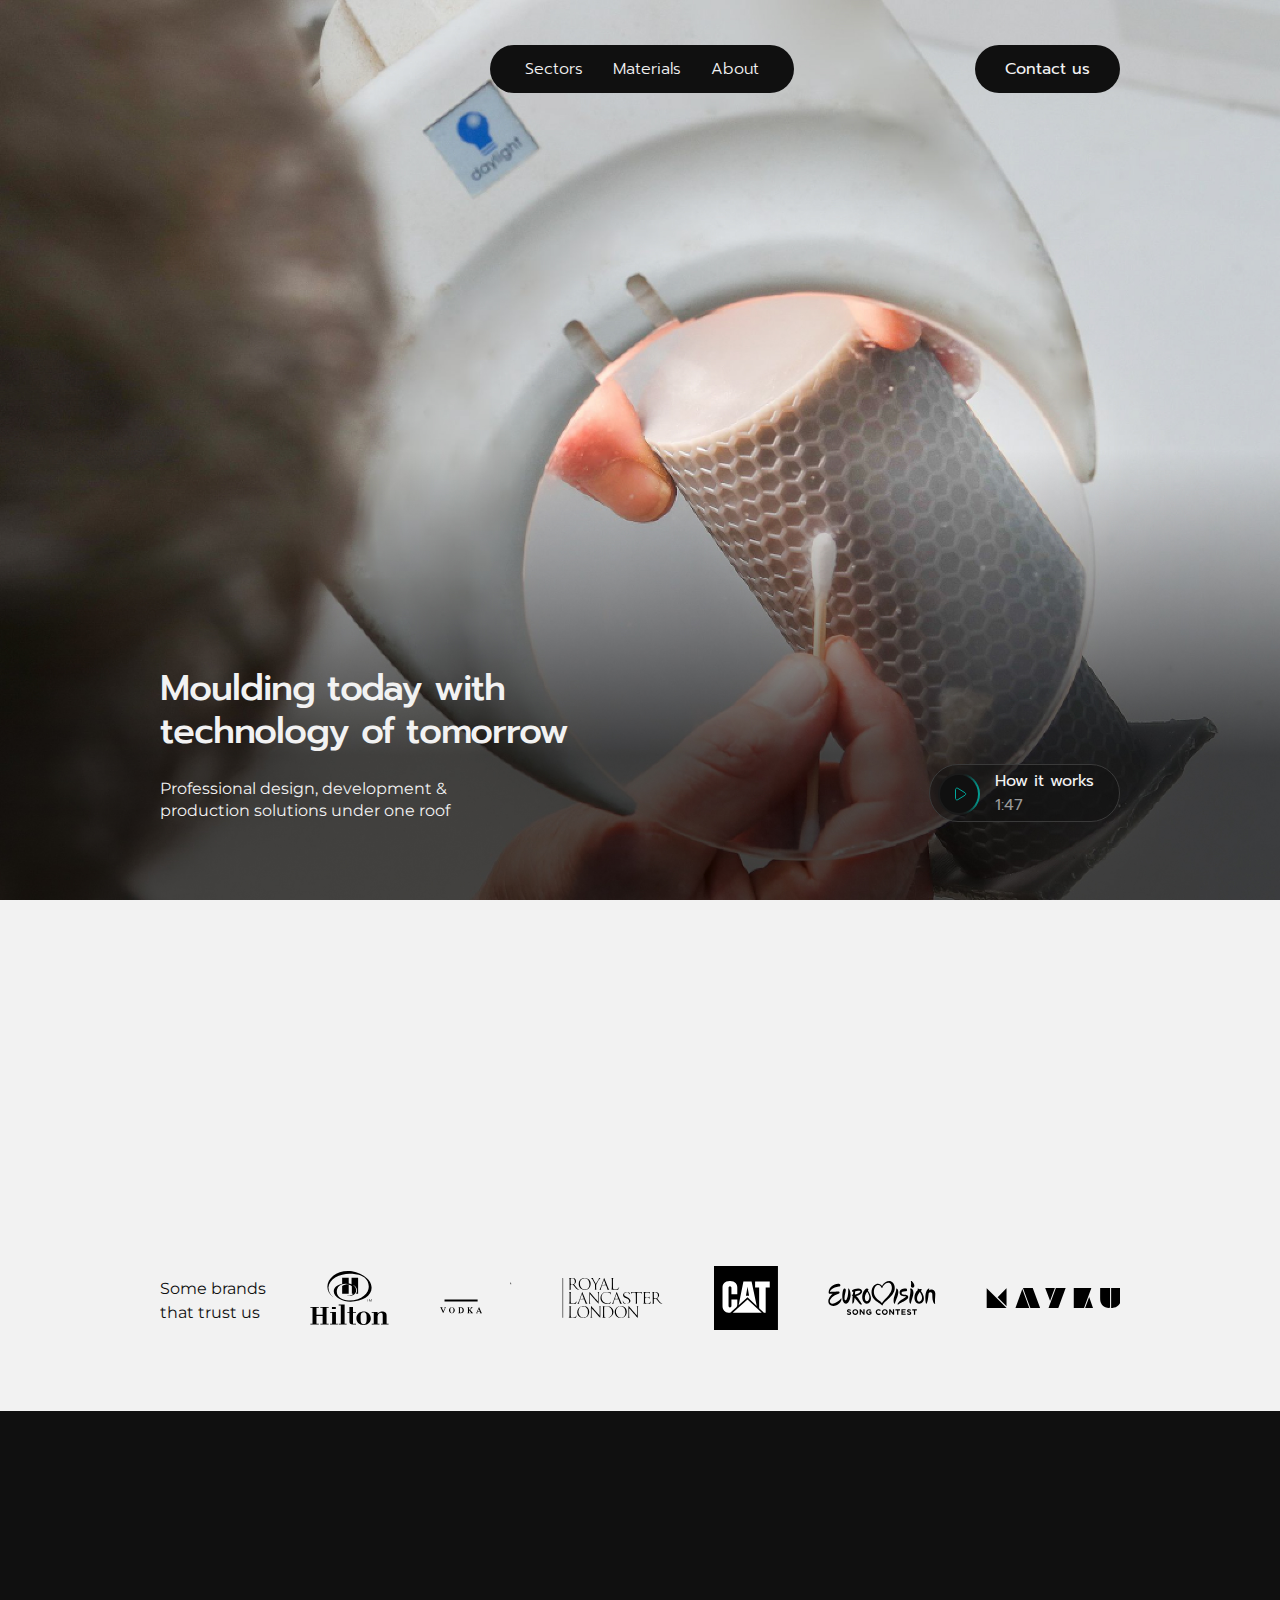
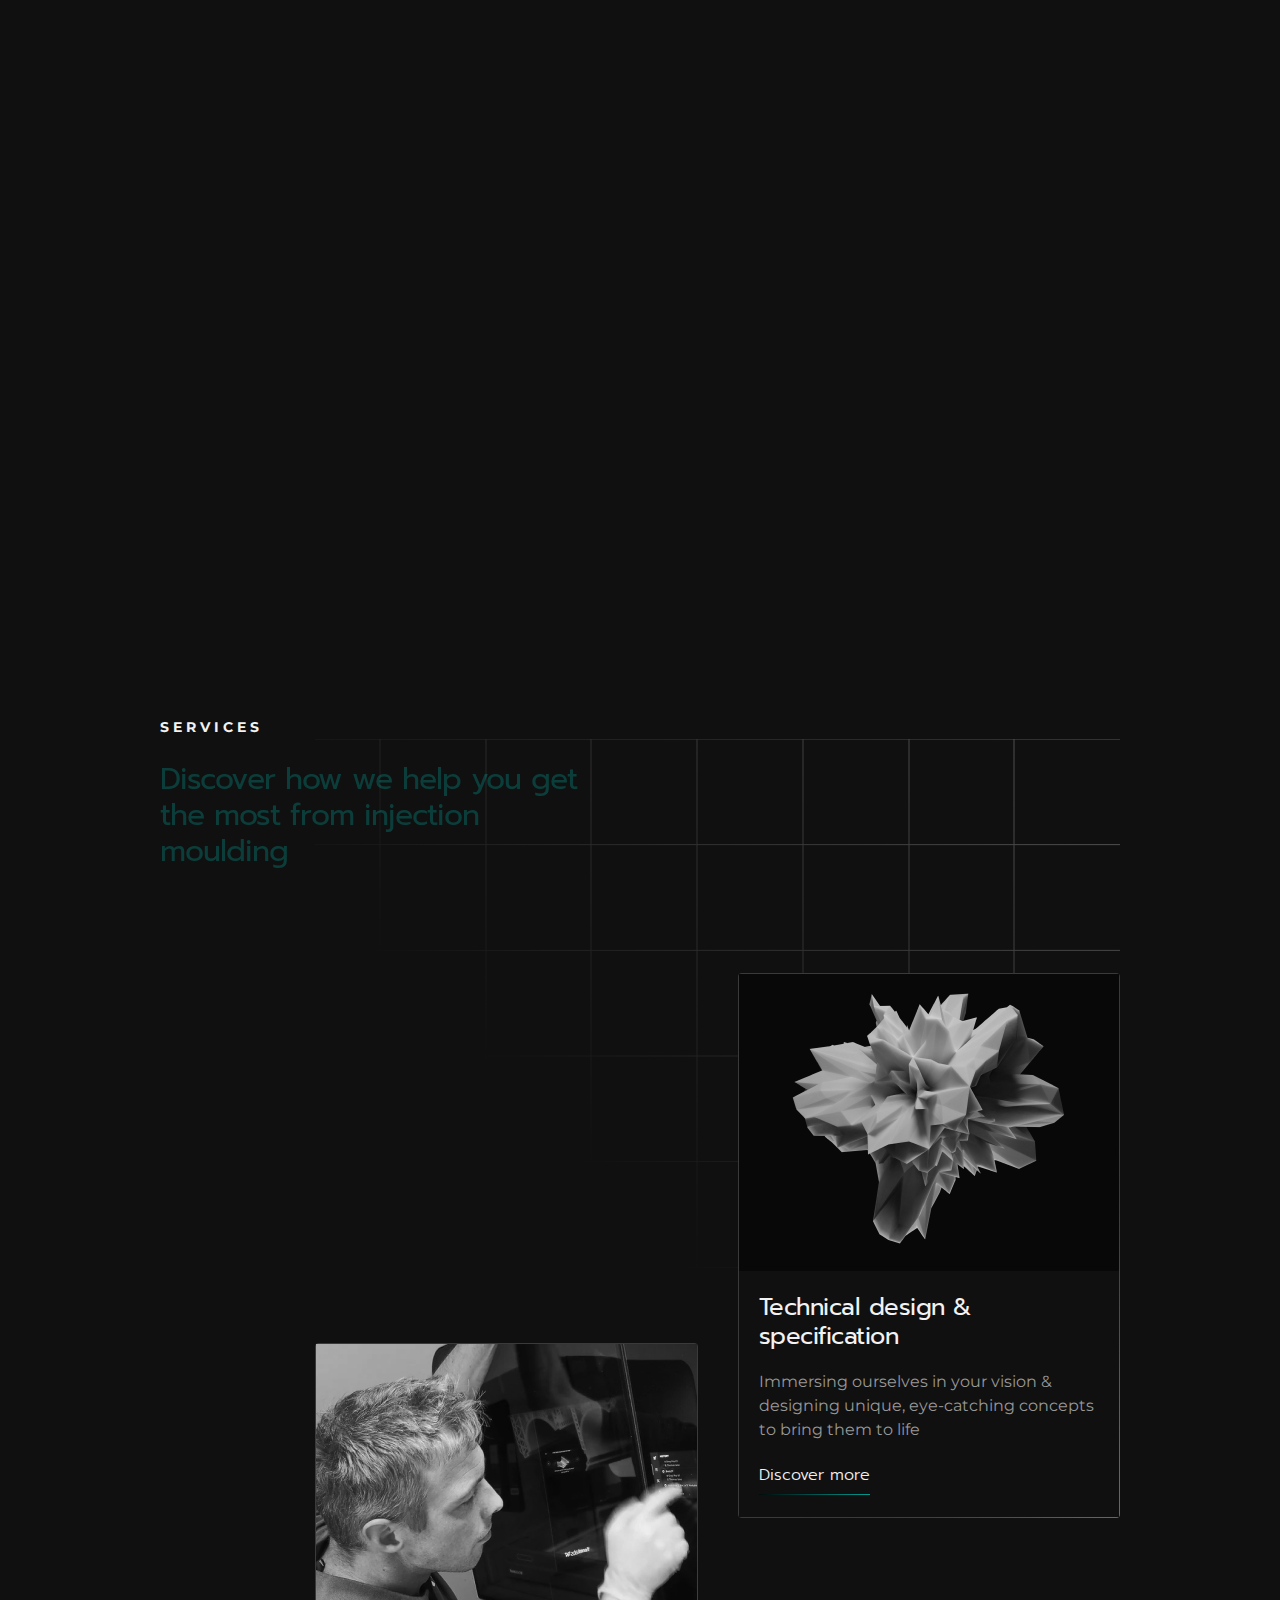
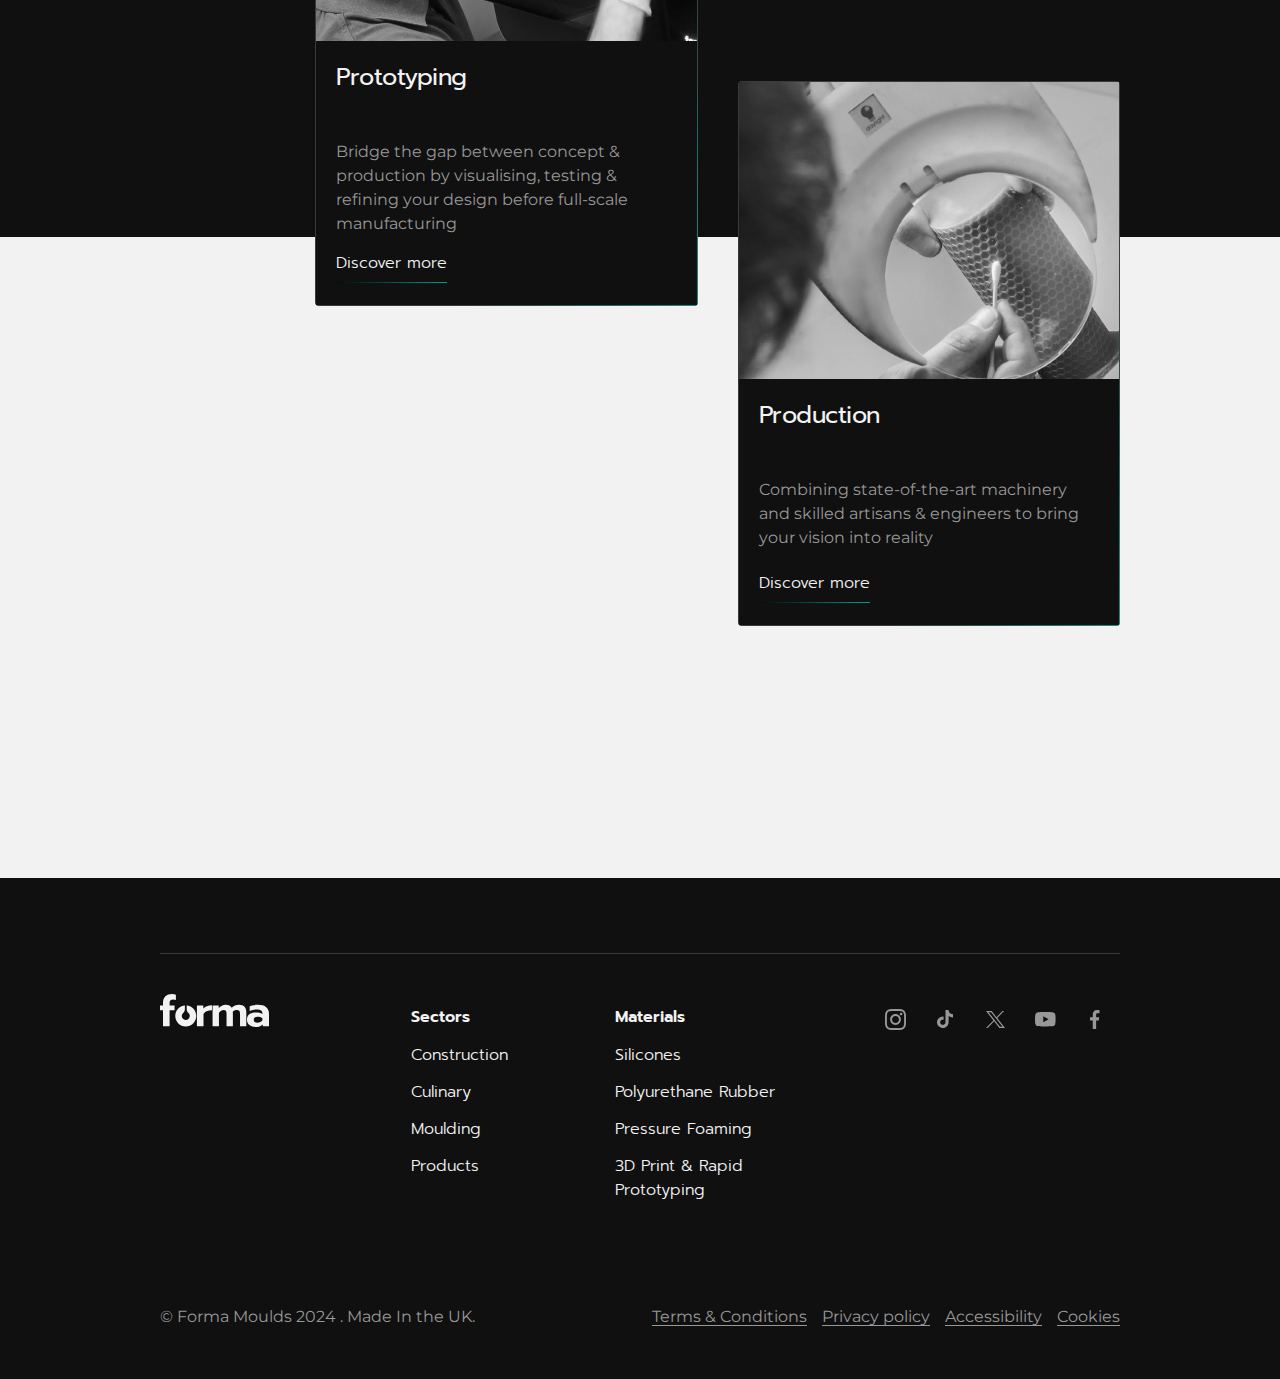
<file: html/index.html>
<!doctype html>
<html lang="en">
<head>
	<meta charset="UTF-8">
	<meta name="viewport"
				content="width=device-width, user-scalable=no, initial-scale=1.0, maximum-scale=1.0, minimum-scale=1.0">
	<meta http-equiv="X-UA-Compatible" content="ie=edge">
	<title>Forma</title>

	
	<!-- Main style -->
	<link rel="stylesheet" href="css/normalize.css"/>
	<link rel="preconnect" href="https://fonts.googleapis.com">
	<link rel="preconnect" href="https://fonts.gstatic.com" crossorigin>
	<link href="https://fonts.googleapis.com/css2?family=Montserrat:ital,wght@0,100..900;1,100..900&family=Prompt:ital,wght@0,100;0,200;0,300;0,400;0,500;0,600;0,700;0,800;0,900;1,100;1,200;1,300;1,400;1,500;1,600;1,700;1,800;1,900&display=swap" rel="stylesheet">
	<link rel="stylesheet" type="text/css" href="fonts/FA5PRO-master/css/all.css"/>
	<link rel="stylesheet" href="css/jquery.fancybox.min.css"/>
	<link rel="stylesheet" type="text/css" href="css/nice-select.css"/>
	<link rel="stylesheet" type="text/css" href="css/swiper.min.css"/>
	<link rel="stylesheet" type="text/css" href="css/aos.css"/>
	<link rel="stylesheet" type="text/css" href="css/styles.css"/>
	<link rel="stylesheet" type="text/css" href="css/responsive.css"/>
	
</head>
<body>

  <header>
		<div class="top-line" >
			<div class="content-width" data-aos="fade-down"  data-aos-delay="500" data-aos-duration="1000">
				<div class="logo-wrap">
					<a href="index.html">
						<img src="img/logo.svg" alt="">
					</a>
				</div>
				<nav class="top-menu">
					<ul class="menu">
						<li>
							<a href="construction.html">Sectors</a>
							<ul class="sub-menu">
								<li><a href="#">Construction</a></li>
								<li><a href="#">Culinary</a></li>
								<li><a href="#">Moulding</a></li>
								<li><a href="#">Products</a></li>
							</ul>
						</li>
						
						<li><a href="materials.html">Materials</a></li>
						<li><a href="about.html">About</a></li>

					</ul>
				</nav>
				<div class="btn-wrap">
					<a href="contact.html" class="btn-black">Contact us</a>
				</div>
				<div class="open-menu">
					<a href="#">
						<span></span>
						<span></span>
						<span></span>
					</a>
				</div>
			</div>
		</div>
  </header>

	<div class="menu-responsive" id="menu-responsive" style="display: none">
		<div class="top">
			<div class="close-menu">
				<a href="#"><i class="fal fa-times"></i></a>
			</div>
		</div>
		<div class="wrap">
			<div class="logo-wrap">
				<a href="index.html">
					<img src="img/logo.svg" alt="">
				</a>
			</div>
			<nav class="mob-menu-wrap">
				<ul class="mob-menu">
					<li class="">
						<a href="construction.html">Sectors</a>
						<ul class="sub-menu">
							<li><a href="#">Construction</a></li>
							<li><a href="#">Culinary</a></li>
							<li><a href="#">Moulding</a></li>
							<li><a href="#">Products</a></li>
						</ul>
					</li>

					<li><a href="materials.html">Materials</a></li>
					<li><a href="about.html">About</a></li>

				</ul>

				<div class="btn-wrap">
					<a href="#" class="btn-head">Contact</a>
				</div>
			</nav>
		</div>
	</div>

	<main>

		<section class="home-banner">
			<div class="bg">
				<img src="img/bg-1.jpg" alt="" class="bg-img">
			</div>
			<div class="content-width">
				<div class="logo-head">
					<img src="img/logo.svg" alt="">
				</div>
				<div class="content" data-aos="fade-up" data-aos-delay="3000" data-aos-duration="1000">
					<div class="text">
						<h1>Moulding today with technology of tomorrow</h1>
						<p>Professional design, development & production solutions under one roof</p>
					</div>
					<div class="btn-wrap">
						<a data-fancybox href="https://www.youtube.com/watch?v=_sI_Ps7JSEk?autoplay=1" class="btn-play">
							<span class="icon-wrap">
								<span class="bg-span"></span>
								<img src="img/play.svg" alt="">
							</span>
							<span class="text-wrap">
								<span class="white">How it works</span>
								<span class="grey">1:47</span>
							</span>
						</a>
					</div>
				</div>
			</div>
		</section>

		<section class="about">
			<div class="content-width">
				<div class="title-wrap" data-aos="fade-up" data-aos-duration="1000">
					<h6 class="label">Our mission</h6>
					<h2 class="title  title-black-1">We are making injection moulding more accessible by using cutting-edge technology.</h2>
				</div>
				<div class="text" data-aos="fade-up" data-aos-delay="100" data-aos-duration="1000">
					<p>With our state-of-the-art technology while also offering a cost-effective alternative to other names in the business. Our custom-built machines enable us to produce higher quality parts than our competitors with an unparalleled level of detail at a fraction of the cost.</p>
				</div>
				<div class="logo-wrap" >
					<p>Some brands that trust us</p>
					<div class='marquee marquee1'>
						<div class="item"><img src="img/logo-1.svg" alt=""></div>
						<div class="item"><img src="img/logo-2.svg" alt=""></div>
						<div class="item"><img src="img/logo-3.svg" alt=""></div>
						<div class="item"><img src="img/logo-4.svg" alt=""></div>
						<div class="item"><img src="img/logo-5.svg" alt=""></div>
						<div class="item"><img src="img/logo-6.svg" alt=""></div>
						<div class="item"><img src="img/logo-1.svg" alt=""></div>
						<div class="item"><img src="img/logo-2.svg" alt=""></div>
						<div class="item"><img src="img/logo-3.svg" alt=""></div>
						<div class="item"><img src="img/logo-4.svg" alt=""></div>
						<div class="item"><img src="img/logo-5.svg" alt=""></div>
						<div class="item"><img src="img/logo-6.svg" alt=""></div>
					</div>
				</div>
			</div>

		</section>

		<section class="info-block black" data-aos="fade-up" data-aos-duration="1000">
			<div class="content-width" >
				<h6 class="label">Sectors</h6>
				<h2 class="title title-white-1">Solutions moulded to you</h2>

				<div class="content">
					<div class="img-bg">
						<div class="btn-wrap-play">
							<a data-fancybox href="https://www.youtube.com/watch?v=_sI_Ps7JSEk?autoplay=1" class="btn-play">
							<span class="icon-wrap">
								<span class="bg-span"></span>
								<img src="img/play.svg" alt="">
							</span>
								<span class="text-wrap">
								<span class="white">How it works</span>
								<span class="grey">1:47</span>
							</span>
							</a>
						</div>
						<div class="bg">
							<img src="img/img-1.jpg" alt="">
						</div>
						<div class="wrap">
							<div class="text">
								<h5>‘Catering’ for your needs</h5>
								<p>Lorem ipsum dolor sit amet consectetur. Tellus praesent dictumst in id eget bibendum quis magna viverra. Ultrices.</p>
								<div class="link-wrap">
									<a href="#" class="link">Discover more</a>
								</div>
							</div>
						</div>
					</div>
					<div class="btn-wrap">
						<a href="#" class="btn-border"><span>Construction</span></a>
						<a href="#" class="btn-border"><span>Culinary</span></a>
						<a href="#" class="btn-border"><span>Moulding</span></a>
						<a href="#" class="btn-border"><span>Products</span></a>
					</div>
				</div>
			</div>

		</section>

		<section class="services black">
			<div class="content-width">
				<div class="title-wrap">
					<h6 class="label">Services</h6>
					<h2 class="title title-white-2">Discover how we help you get the most from injection moulding</h2>
				</div>
				<div class="content " >
					<div class="bg">
						<img src="img/bg-2.png" alt="">
					</div>
					<div class="wrap rellax" data-rellax-speed="2">
						<div class="item " >
							<figure>
								<a href="#">
									<img src="img/img-2-1.jpg" alt="">
								</a>
							</figure>
							<div class="text">
								<h6>Technical design & specification</h6>
								<p>Immersing ourselves in your vision & designing unique, eye-catching concepts to bring them to life</p>
								<div class="link-wrap">
									<a href="#" class="link">Discover more</a>
								</div>
							</div>
						</div>
						<div class="item " >
							<figure>
								<a href="#">
									<img src="img/img-2-2.jpg" alt="">
								</a>
							</figure>
							<div class="text">
								<h6>Prototyping</h6>
								<p>Bridge the gap between concept & production by visualising, testing & refining your design before full-scale manufacturing</p>
								<div class="link-wrap">
									<a href="#" class="link">Discover more</a>
								</div>
							</div>
						</div>
						<div class="item " >
							<figure>
								<a href="#">
									<img src="img/img-2-3.jpg" alt="">
								</a>
							</figure>
							<div class="text">
								<h6>Production</h6>
								<p>Combining state-of-the-art machinery and skilled artisans & engineers to bring your vision into reality</p>
								<div class="link-wrap">
									<a href="#" class="link">Discover more</a>
								</div>
							</div>
						</div>


					</div>
				</div>
			</div>
		</section>

		<section class="news" >
			<div class="content-width" data-aos="fade-up" data-aos-duration="1000">
				<h6 class="label">News</h6>
				<h2 class="title title-black-2">Insights & industry news</h2>
				<div class="content">
					<div class="item">
						<div class="wrap">
							<div class="title-wrap">
								<h6 class="title-item">Best smart wearables of 2023</h6>
								<p class="date">10.03.24</p>
							</div>
							<div class="text-wrap">
								<p>Lorem ipsum dolor sit amet consectetur. Sagittis aenean quis nulla volutpat molestie sed senectus. Vel amet sed ultricies quam id.</p>
							</div>
							<div class="link-wrap">
								<a href="#" class="link">Read more</a>
							</div>
						</div>
					</div>
					<div class="item">
						<div class="wrap">
							<div class="title-wrap">
								<h6 class="title-item">Gadget review: Release of new Airy Pods</h6>
								<p class="date">10.03.24</p>
							</div>
							<div class="text-wrap">
								<p>Lorem ipsum dolor sit amet consectetur. Sagittis aenean quis nulla volutpat molestie sed senectus. Vel amet sed ultricies quam id.</p>
							</div>
							<div class="link-wrap">
								<a href="#" class="link">Read more</a>
							</div>
						</div>
					</div>
					<div class="item">
						<div class="wrap">
							<div class="title-wrap">
								<h6 class="title-item">Long term benefits of clean energy sources</h6>
								<p class="date">10.03.24</p>
							</div>
							<div class="text-wrap">
								<p>Lorem ipsum dolor sit amet consectetur. Sagittis aenean quis nulla volutpat molestie sed senectus. Vel amet sed ultricies quam id.</p>
							</div>
							<div class="link-wrap">
								<a href="#" class="link">Read more</a>
							</div>
						</div>
					</div>
				</div>
			</div>
		</section>
		
	</main>

  <footer>
    <div class="content-width">
			<div class="logo-wrap">
				<a href="index.html">
					<img src="img/logo.svg" alt="">
				</a>
			</div>
			<nav class="footer-menu">
				<div class="item">
					<h6><a href="#">Sectors</a></h6>
					<ul>
						<li><a href="#">Construction</a></li>
						<li><a href="#">Culinary</a></li>
						<li><a href="#">Moulding</a></li>
						<li><a href="#">Products</a></li>
					</ul>
				</div>
				<div class="item">
					<h6><a href="#">Materials</a></h6>
					<ul>
						<li><a href="#">Silicones</a></li>
						<li><a href="#">Polyurethane Rubber</a></li>
						<li><a href="#">Pressure Foaming</a></li>
						<li><a href="#">3D Print & Rapid Prototyping</a></li>
					</ul>
				</div>
			</nav>
			<div class="soc-wrap">
				<ul class="soc-list">
					<li><a href="#"><img src="img/icon-1-1.svg" alt=""></a></li>
					<li><a href="#"><img src="img/icon-1-2.svg" alt=""></a></li>
					<li><a href="#"><img src="img/icon-1-3.svg" alt=""></a></li>
					<li><a href="#"><img src="img/icon-1-4.svg" alt=""></a></li>
					<li><a href="#"><img src="img/icon-1-5.svg" alt=""></a></li>
				</ul>
			</div>
			<div class="bottom">
				<div class="left">
					<p>© Forma Moulds 2024 . Made In the UK.</p>
				</div>
				<div class="right">
					<ul>
						<li><a href="#">Terms & Conditions</a></li>
						<li><a href="#">Privacy policy</a></li>
						<li><a href="#">Accessibility</a></li>
						<li><a href="#">Cookies</a></li>
					</ul>
				</div>
			</div>
    </div>
  </footer>






  <script src="js/jquery.min.js"></script>
	<script src="js/swiper.js"></script>
	<script src="js/jquery.fancybox.min.js"></script>
	<script src="js/jquery.nice-select.min.js"></script>
	<script src="js/jquery.sticky.js"></script>
	<script src="js/aos.js"></script>
	<script src="js/jquery.marquee.min.js"></script>
	<script src="js/gsap.min.js"></script>
	<script src="js/ScrollTrigger.min.js"></script>
	<script src="js/rellax.min.js"></script>
	<script src="js/jquery.animateNumber.min.js"></script>
	<script src="js/cuttr.min.js"></script>
	<script src="js/jquery.validate.min.js"></script>
	<script src="js/script.js"></script>
</body>
</html>
</file>
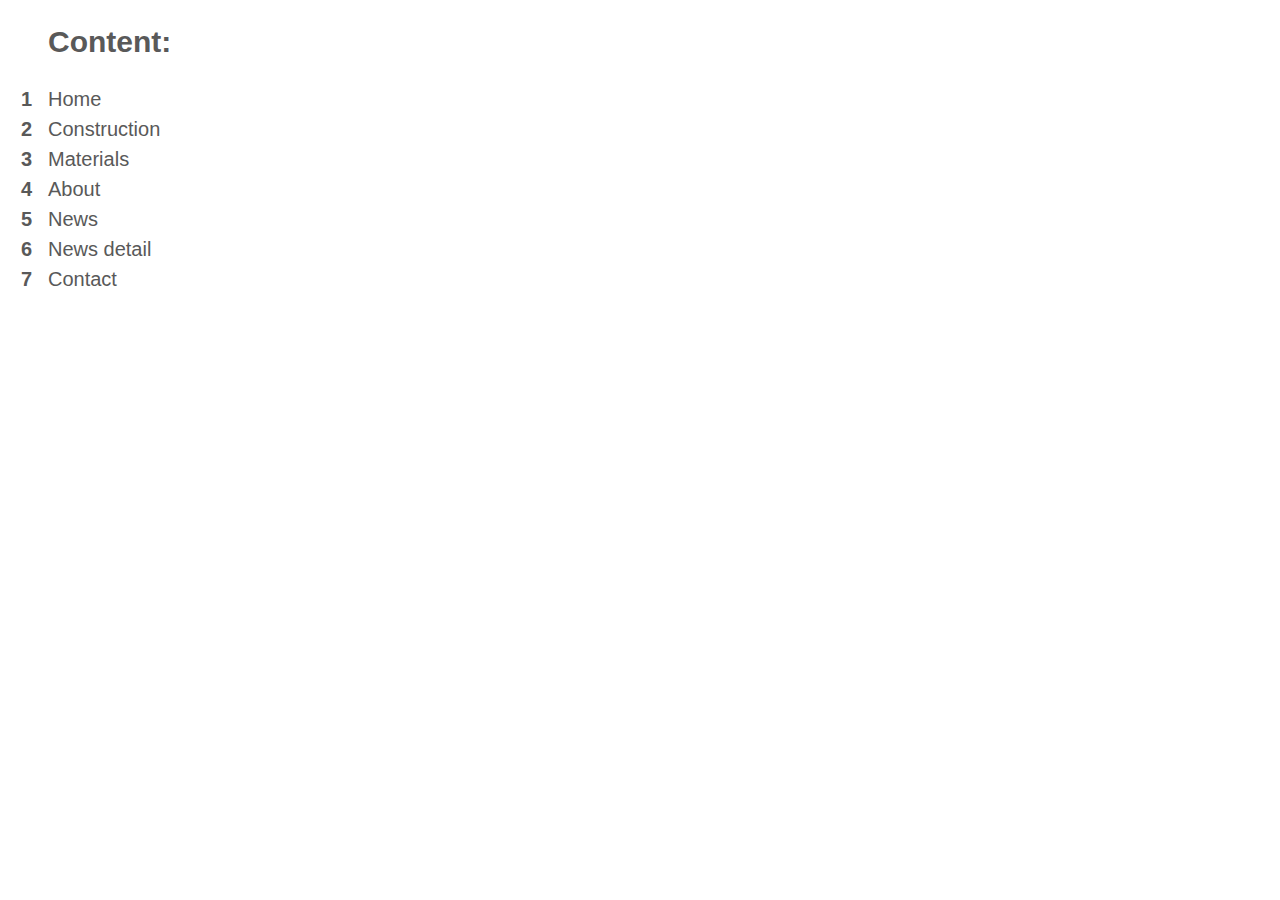
<file: html/_index.html>
<!DOCTYPE html><html lang="en"><head>
    <meta charset="UTF-8">
    <title>Content</title>
    <style>
        p, h2{
            font-family: 'Conv_Lato-Regular', sans-serif;
            font-size: 30px;
            font-weight: 700;
            color: #595959;
            margin-left: 40px;
        }

        li{
            list-style-type: none;
            counter-increment: li;
            position: relative;
        }
        ol li::before {
            content: counter(li) ;
            display: inline-block;
            width: 10px;
            margin-right: 8px;
            margin-left: -17px;
            position: absolute;
            font-size: 20px;
            font-weight: 600;
            line-height: 24px;
            top: 3px;
            left: -10px;
            color: #595959;
            font-family: 'Conv_Lato-Regular', sans-serif;
        }
        li a{
            text-decoration: none;
            font-family: 'Conv_Lato-Regular', sans-serif;
            font-size: 20px;
            font-weight: 500;
            color: #595959;
            line-height: 30px;
        }

        li a:hover{
            color: #ff3448;
        }
    </style></head>
    <body><h2>Content:</h2><ol>
        <li><a href="index.html">Home</a></li>
        <li><a href="construction.html">Construction</a></li>
        <li><a href="materials.html">Materials</a></li>
        <li><a href="about.html">About</a></li>
        <li><a href="news.html">News</a></li>
        <li><a href="news-detail.html">News detail</a></li>
        <li><a href="contact.html">Contact</a></li>






    </ol></body></html>
</file>
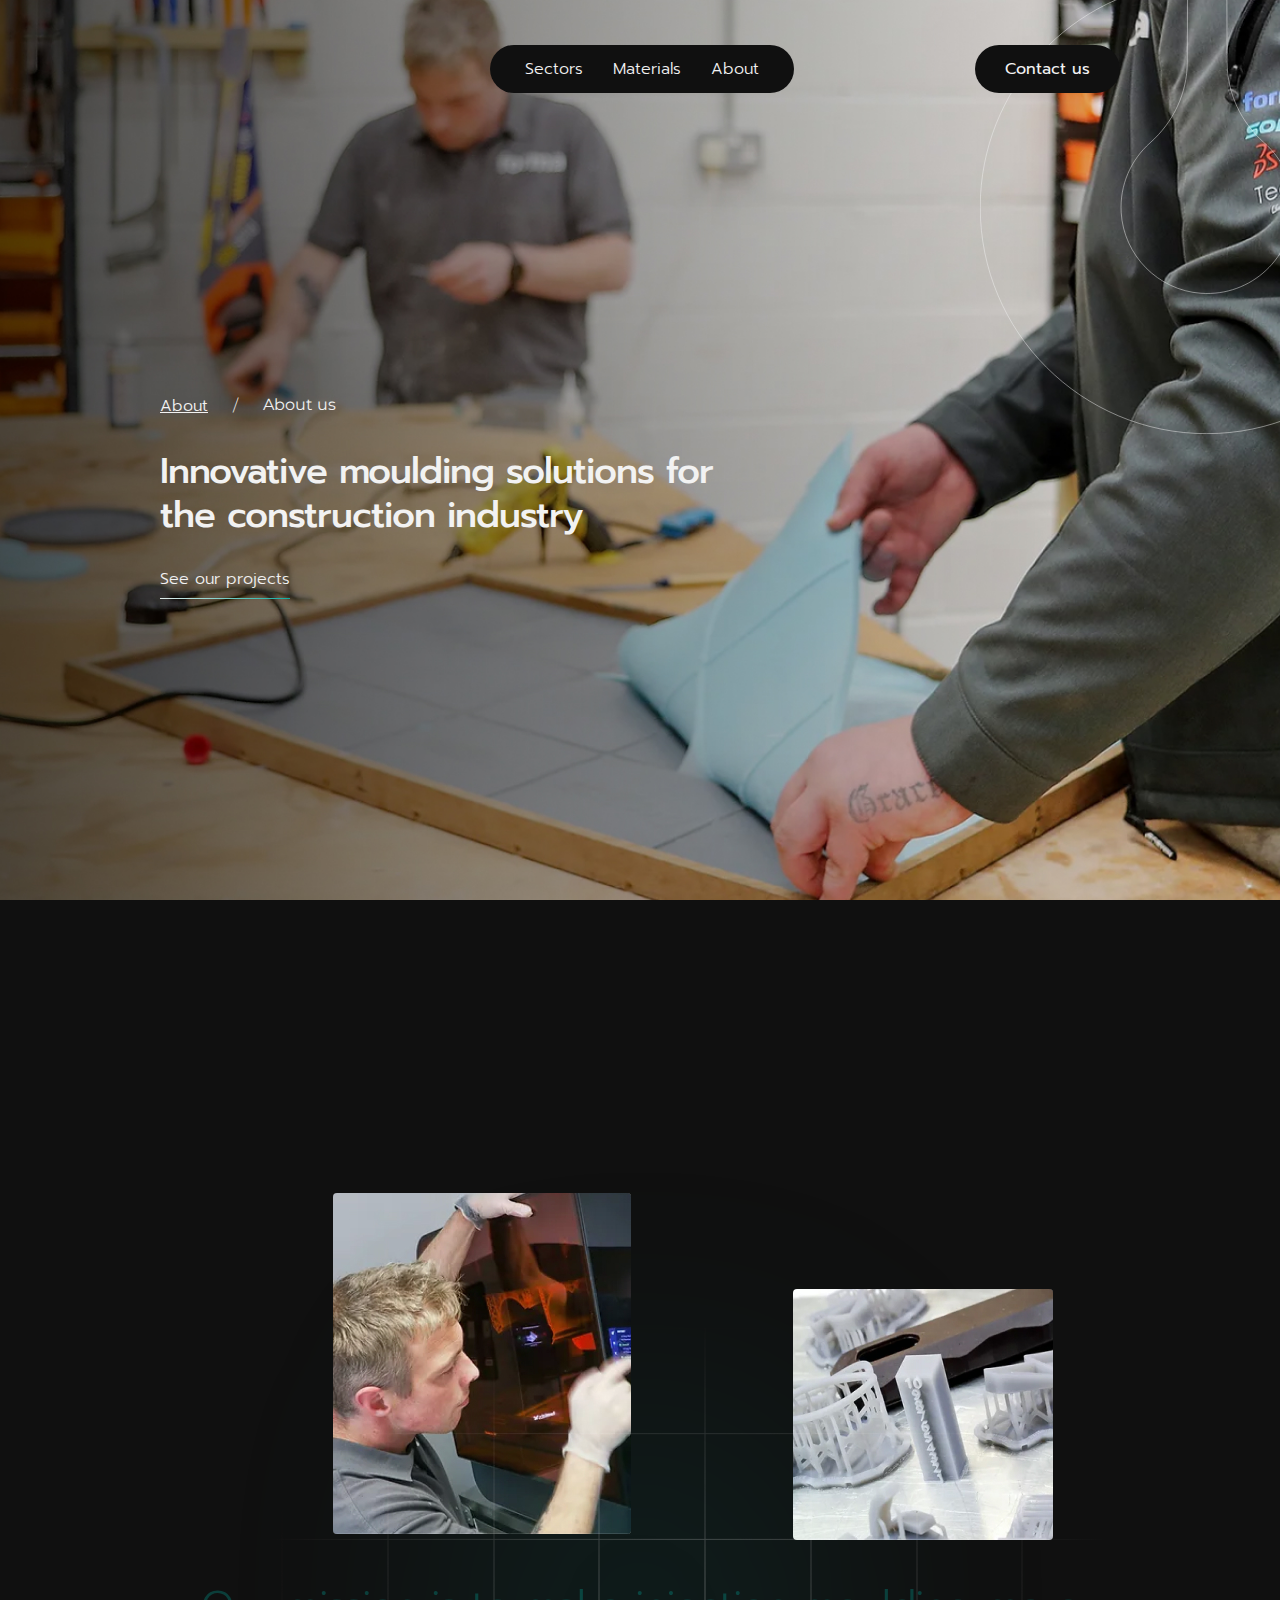
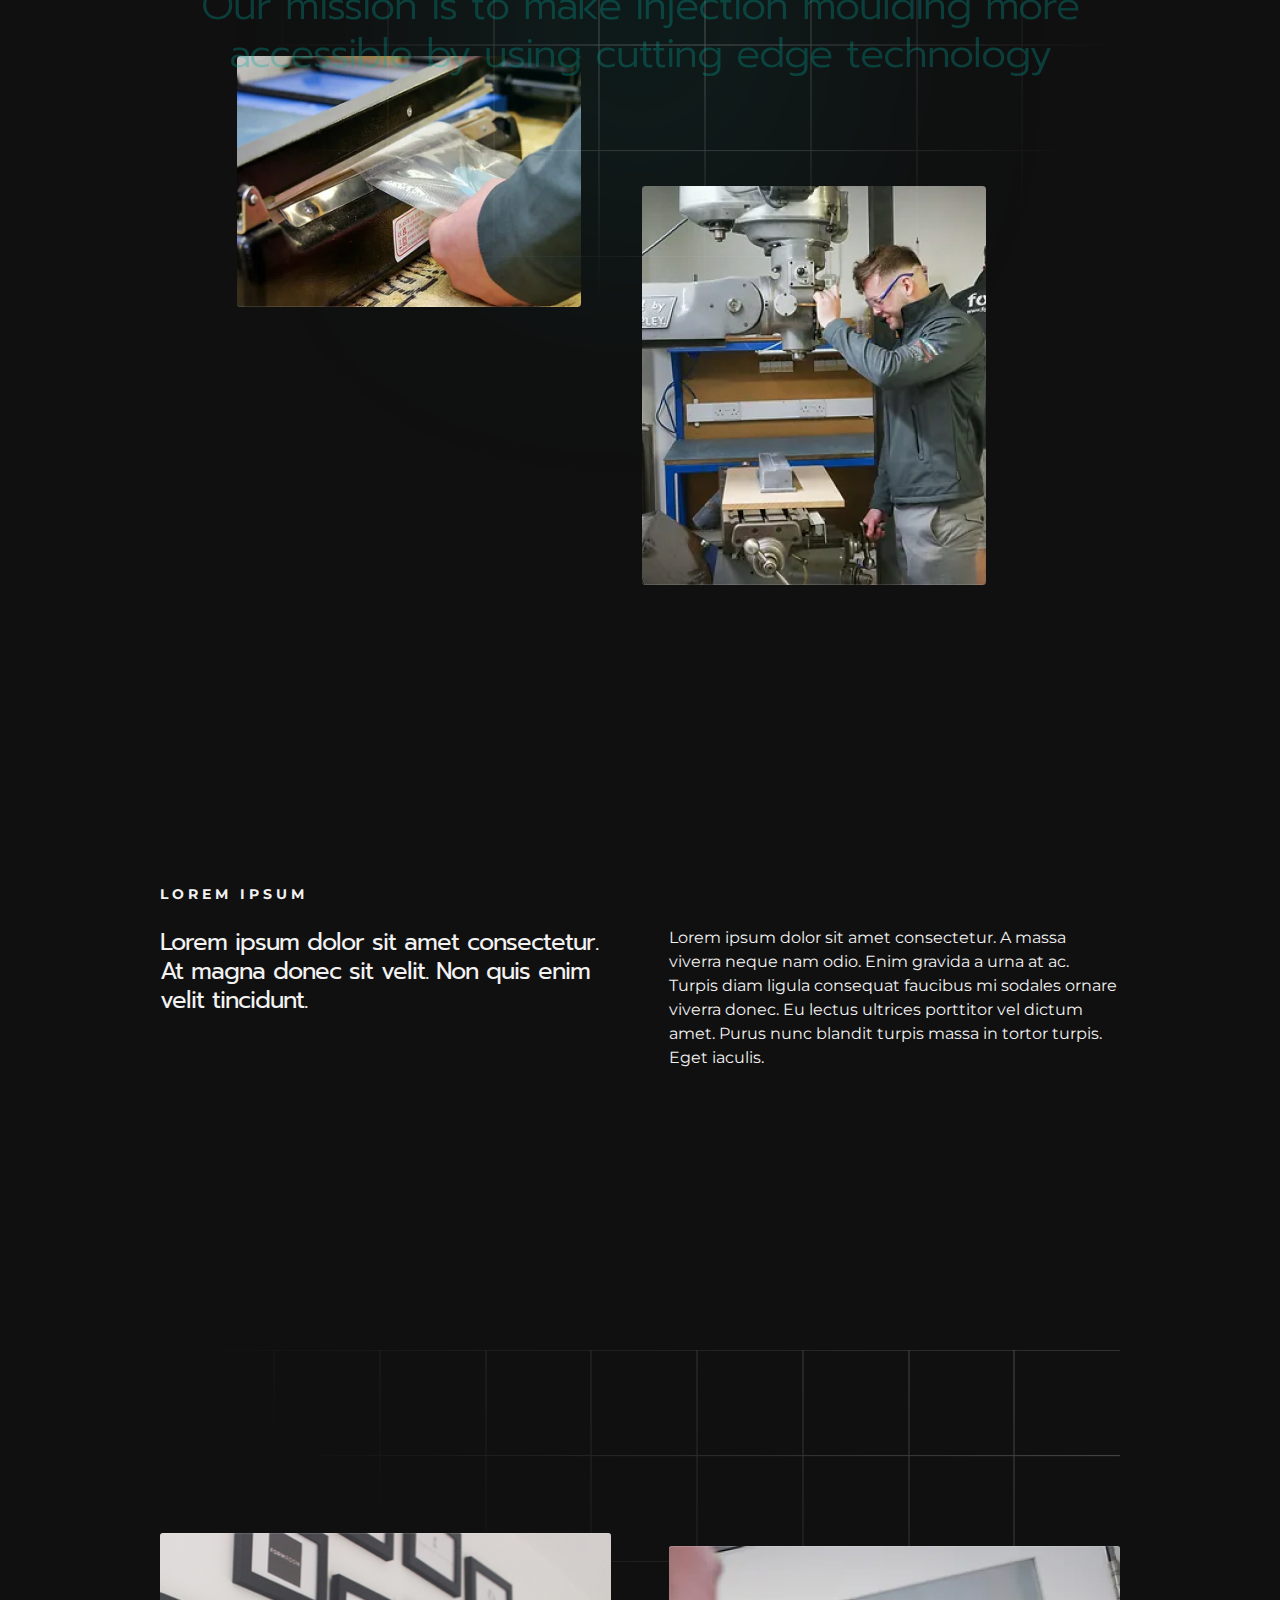
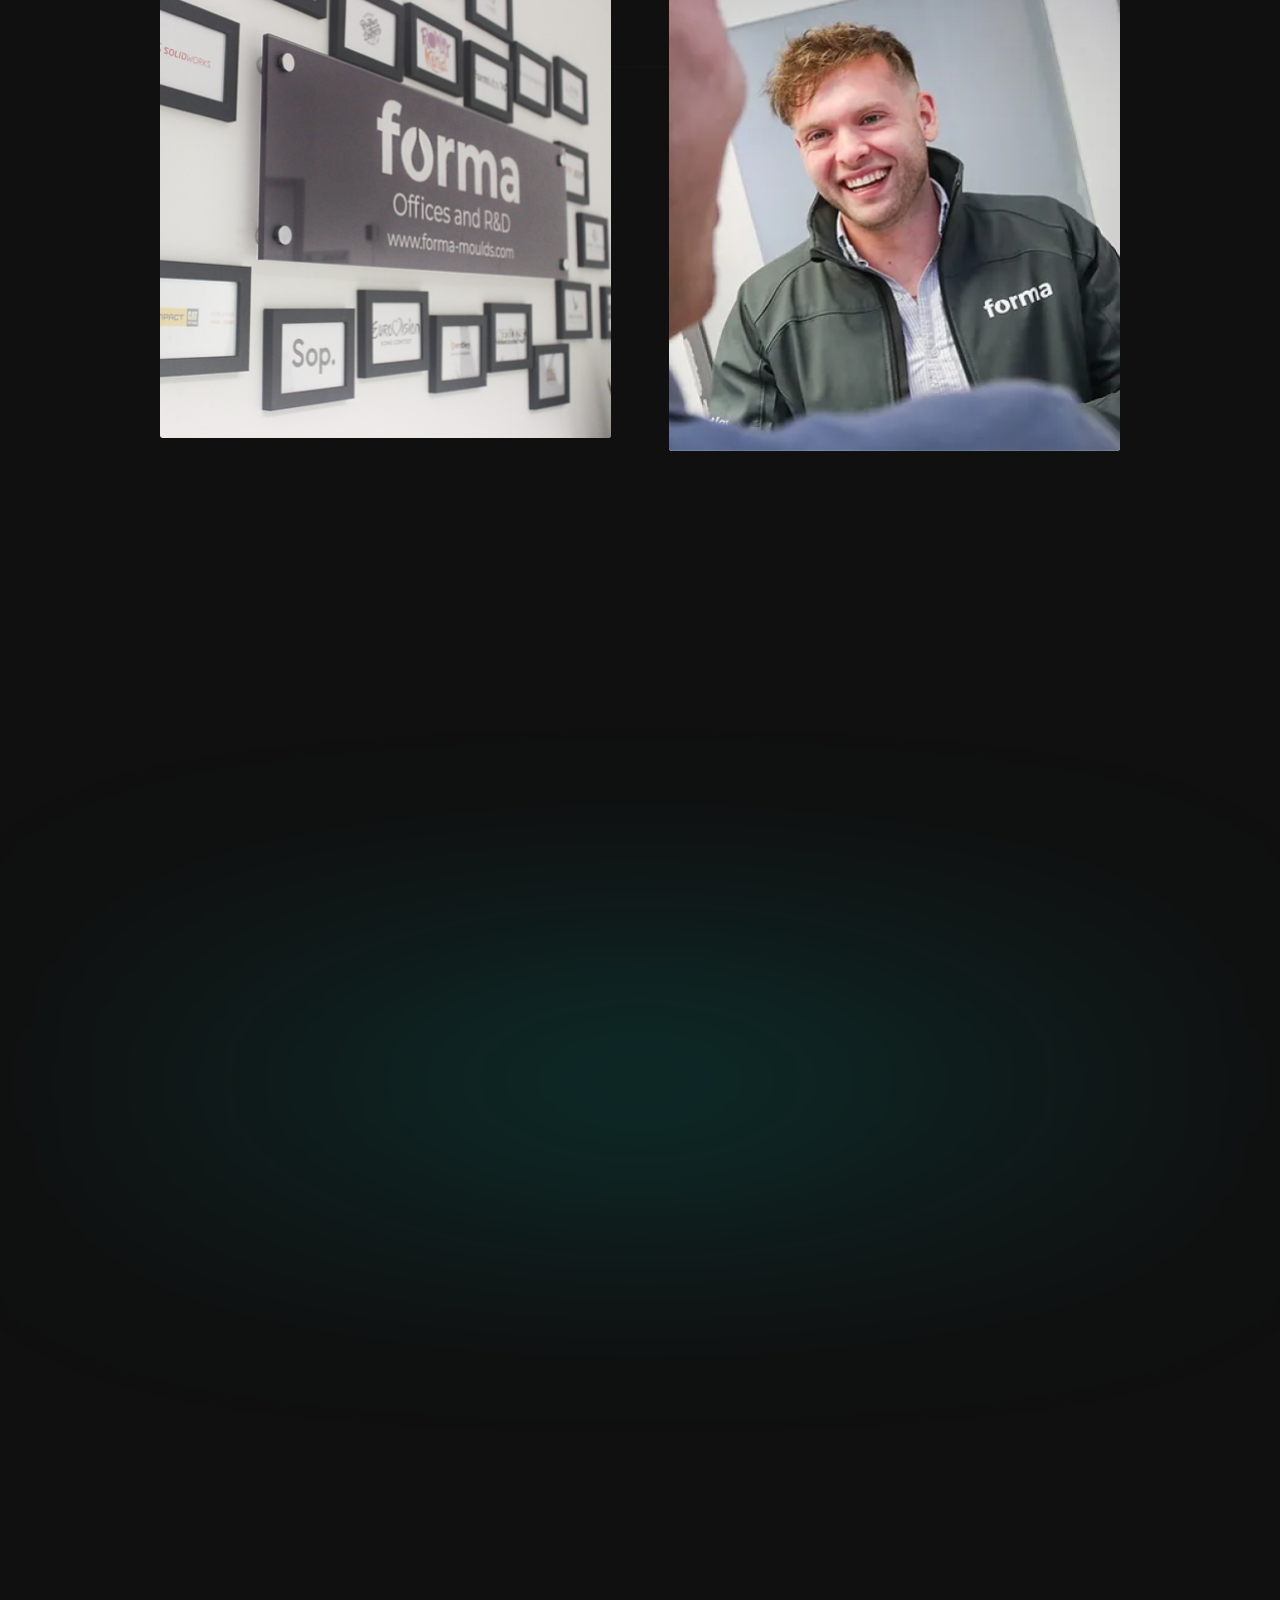
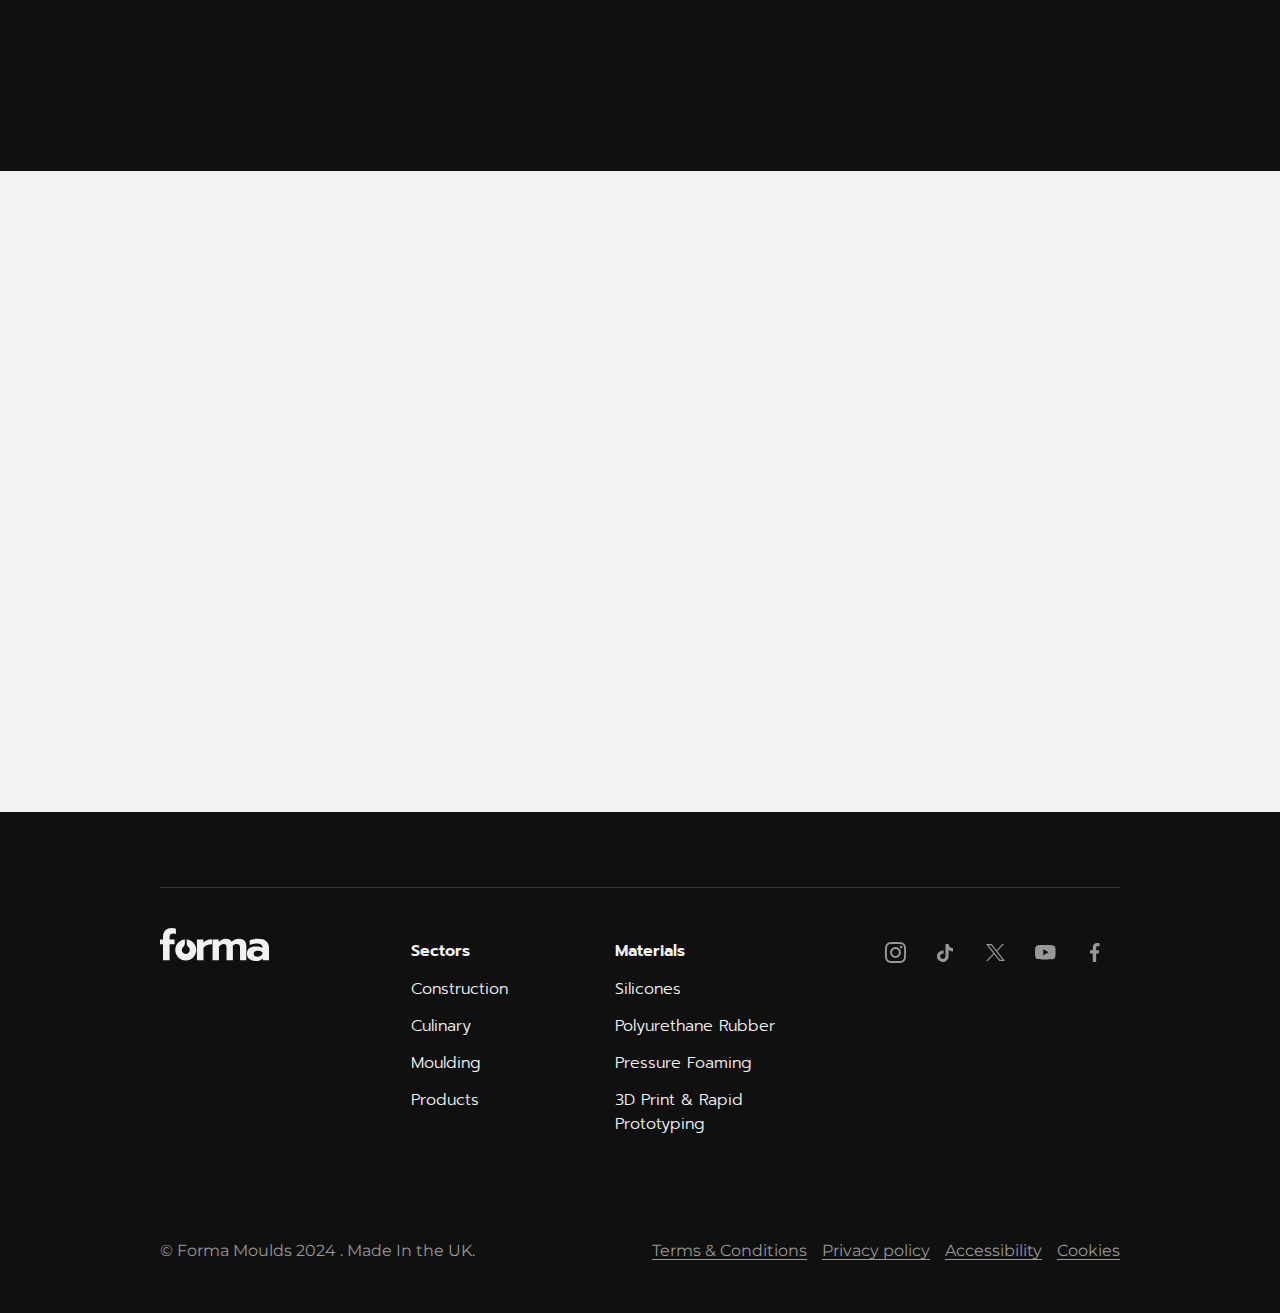
<file: html/about.html>
<!doctype html>
<html lang="en">
<head>
	<meta charset="UTF-8">
	<meta name="viewport"
				content="width=device-width, user-scalable=no, initial-scale=1.0, maximum-scale=1.0, minimum-scale=1.0">
	<meta http-equiv="X-UA-Compatible" content="ie=edge">
	<title>Forma</title>

	
	<!-- Main style -->
	<link rel="stylesheet" href="css/normalize.css"/>
	<link rel="preconnect" href="https://fonts.googleapis.com">
	<link rel="preconnect" href="https://fonts.gstatic.com" crossorigin>
	<link href="https://fonts.googleapis.com/css2?family=Montserrat:ital,wght@0,100..900;1,100..900&family=Prompt:ital,wght@0,100;0,200;0,300;0,400;0,500;0,600;0,700;0,800;0,900;1,100;1,200;1,300;1,400;1,500;1,600;1,700;1,800;1,900&display=swap" rel="stylesheet">
	<link rel="stylesheet" type="text/css" href="fonts/FA5PRO-master/css/all.css"/>
	<link rel="stylesheet" href="css/jquery.fancybox.min.css"/>
	<link rel="stylesheet" type="text/css" href="css/nice-select.css"/>
	<link rel="stylesheet" type="text/css" href="css/swiper.min.css"/>
	<link rel="stylesheet" type="text/css" href="css/aos.css"/>
	<link rel="stylesheet" type="text/css" href="css/styles.css"/>
	<link rel="stylesheet" type="text/css" href="css/responsive.css"/>
	
</head>
<body>

  <header>
		<div class="top-line" >
			<div class="content-width" data-aos="fade-down"  data-aos-delay="500" data-aos-duration="1000">
				<div class="logo-wrap">
					<a href="index.html">
						<img src="img/logo.svg" alt="">
					</a>
				</div>
				<nav class="top-menu">
					<ul class="menu">
						<li>
							<a href="construction.html">Sectors</a>
							<ul class="sub-menu">
								<li><a href="#">Construction</a></li>
								<li><a href="#">Culinary</a></li>
								<li><a href="#">Moulding</a></li>
								<li><a href="#">Products</a></li>
							</ul>
						</li>
						
						<li><a href="materials.html">Materials</a></li>
						<li><a href="about.html">About</a></li>

					</ul>
				</nav>
				<div class="btn-wrap">
					<a href="contact.html" class="btn-black">Contact us</a>
				</div>
				<div class="open-menu">
					<a href="#">
						<span></span>
						<span></span>
						<span></span>
					</a>
				</div>
			</div>
		</div>
  </header>

	<div class="menu-responsive" id="menu-responsive" style="display: none">
		<div class="top">
			<div class="close-menu">
				<a href="#"><i class="fal fa-times"></i></a>
			</div>
		</div>
		<div class="wrap">
			<div class="logo-wrap">
				<a href="index.html">
					<img src="img/logo.svg" alt="">
				</a>
			</div>
			<nav class="mob-menu-wrap">
				<ul class="mob-menu">
					<li class="">
						<a href="construction.html">Sectors</a>
						<ul class="sub-menu">
							<li><a href="#">Construction</a></li>
							<li><a href="#">Culinary</a></li>
							<li><a href="#">Moulding</a></li>
							<li><a href="#">Products</a></li>
						</ul>
					</li>

					<li><a href="materials.html">Materials</a></li>
					<li><a href="about.html">About</a></li>

				</ul>

				<div class="btn-wrap">
					<a href="#" class="btn-head">Contact</a>
				</div>
			</nav>
		</div>
	</div>

	<main>

		<section class="home-banner sector-banner">
			<div class="bg">
				<img src="img/bg-6.jpg" alt="" class="bg-img">
				<img src="img/after-2.svg" alt="" class="after">
			</div>
			<div class="content-width">
				<div class="logo-head">
					<img src="img/logo.svg" alt="">
				</div>
				<div class="content" data-aos="fade-up" data-aos-delay="3000" data-aos-duration="1000">
					<ul class="breadcrumb">
						<li><a href="index.html">About</a><span>/</span> </li>
						<li>About us</li>
					</ul>
					<h1 class="">Innovative moulding solutions for the construction industry</h1>
					<div class="link-wrap">
						<a href="#" class="link link-white">See our projects</a>
					</div>
				</div>
			</div>
		</section>

		<section class="title-img-4x">
			<div class="content-width">
				<div class="title-wrap">
					<div class="bg">
						<img src="img/bg-7.png" alt="">
					</div>
					<h2 class="title title-white-1">Our mission is to make injection moulding more accessible by using cutting edge technology</h2>
				</div>
				<div class="img-wrap">
					<img src="img/img-8-1.jpg" alt="" class="img img-1 rellax" data-rellax-speed="1">
					<img src="img/img-8-2.jpg" alt="" class="img img-2 rellax" data-rellax-speed="0.5">
					<img src="img/img-8-3.jpg" alt="" class="img img-3 rellax" data-rellax-speed="-1">
					<img src="img/img-8-4.jpg" alt="" class="img img-4 rellax" data-rellax-speed="-0.5">
				</div>
			</div>
		</section>

		<section class="img-text-white bg-black">
			<div class="content-width">
				<div class="top">
					<div class="title-wrap">
						<h6 class="label">Lorem ipsum</h6>
						<h3 class="title-h3 ">Lorem ipsum dolor sit amet consectetur. At magna donec sit velit. Non quis enim velit tincidunt.</h3>
					</div>
					<div class="text">
						<p>Lorem ipsum dolor sit amet consectetur. A massa viverra neque nam odio. Enim gravida a urna at ac. Turpis diam ligula consequat faucibus mi sodales ornare viverra donec. Eu lectus ultrices porttitor vel dictum amet. Purus nunc blandit turpis massa in tortor turpis. Eget iaculis.</p>
					</div>
				</div>

				<div class="content">
					<div class="bg">
						<img src="img/bg-5.png" alt="">
					</div>
					<div class="wrap">
						<figure class="img img-1 rellax" data-rellax-speed="1.5">
							<img src="img/img-9-1.jpg" alt="">
						</figure>
						<figure class="img img-2 rellax" data-rellax-speed="1">
							<img src="img/img-9-2.jpg" alt="">
						</figure>
					</div>
				</div>
			</div>
		</section>

		<section class="started-slider-wrap">
			<div class="wrap-section">
				<div class="content-width" data-aos="fade-up" data-aos-duration="1000">
					<div class="top">
						<h2>Where we started</h2>
						<p>Lorem ipsum dolor sit amet consectetur.</p>
					</div>
					<div class="slider-wrap">
						<div class="swiper started-slider">
							<div class="swiper-wrapper">
								<div class="swiper-slide">
									<div class="wrap">
										<p class="date">2020</p>
										<h6>Work begins at Forma</h6>
										<p>Lorem ipsum dolor sit amet consectetur. Et ut mauris leo malesuada ut nibh cum diam eget dui.Lorem ipsum dolor sit amet consectetur. Et ut mauris leo malesuada ut nibh cum diam eget dui.</p>
									</div>
								</div>
								<div class="swiper-slide">
									<div class="wrap">
										<p class="date">2020</p>
										<h6>Work begins at Forma</h6>
										<p>Lorem ipsum dolor sit amet consectetur. Et ut mauris leo malesuada ut nibh cum diam eget dui.Lorem ipsum dolor sit amet consectetur. Et ut mauris leo malesuada ut nibh cum diam eget dui.</p>
									</div>
								</div>
								<div class="swiper-slide">
									<div class="wrap">
										<p class="date">2020</p>
										<h6>Work begins at Forma</h6>
										<p>Lorem ipsum dolor sit amet consectetur. Et ut mauris leo malesuada ut nibh cum diam eget dui.Lorem ipsum dolor sit amet consectetur. Et ut mauris leo malesuada ut nibh cum diam eget dui.</p>
									</div>
								</div>
								<div class="swiper-slide">
									<div class="wrap">
										<p class="date">2020</p>
										<h6>Work begins at Forma</h6>
										<p>Lorem ipsum dolor sit amet consectetur. Et ut mauris leo malesuada ut nibh cum diam eget dui.Lorem ipsum dolor sit amet consectetur. Et ut mauris leo malesuada ut nibh cum diam eget dui.</p>
									</div>
								</div>
								<div class="swiper-slide">
									<div class="wrap">
										<p class="date">2020</p>
										<h6>Work begins at Forma</h6>
										<p>Lorem ipsum dolor sit amet consectetur. Et ut mauris leo malesuada ut nibh cum diam eget dui.Lorem ipsum dolor sit amet consectetur. Et ut mauris leo malesuada ut nibh cum diam eget dui.</p>
									</div>
								</div>
								<div class="swiper-slide">
									<div class="wrap">
										<p class="date">2020</p>
										<h6>Work begins at Forma</h6>
										<p>Lorem ipsum dolor sit amet consectetur. Et ut mauris leo malesuada ut nibh cum diam eget dui.Lorem ipsum dolor sit amet consectetur. Et ut mauris leo malesuada ut nibh cum diam eget dui.</p>
									</div>
								</div>
								<div class="swiper-slide">
									<div class="wrap">
										<p class="date">2020</p>
										<h6>Work begins at Forma</h6>
										<p>Lorem ipsum dolor sit amet consectetur. Et ut mauris leo malesuada ut nibh cum diam eget dui.Lorem ipsum dolor sit amet consectetur. Et ut mauris leo malesuada ut nibh cum diam eget dui.</p>
									</div>
								</div>
							</div>
						</div>
						<div class="nav-wrap ">
							<div class="wrap ">
								<div class="swiper-button-next started-next"></div>
								<div class="swiper-button-prev started-prev"></div>
							</div>
							<div class="p-wrap ">
								<div class="swiper-pagination started-pagination"></div>
							</div>
						</div>
					</div>
				</div>
			</div>
		</section>


		<section class="form-section">
			<div class="content-width">
				<div class="content" data-aos="fade-up" data-aos-duration="1000">
					<h2 class="title title-white-2">Ready to shape & mould your ideas into reality?</h2>
					<p>Use our quote builder to get accurate pricing and timelines, begin here by entering your name, email and sector</p>
					<div class="form-wrap">
						<form action="#" class="default-form">
							<div class="input-wrap">
								<label for="name"></label>
								<input type="text" name="name" id="name" placeholder="My name is...">
							</div>
							<div class="input-wrap">
								<label for="email"></label>
								<input type="email" name="email" id="email" placeholder="My email is...">
							</div>
							<div class="input-wrap select-block">
								<label class="form-label" for="select1"></label>
								<select id="select1">
									<option value="0" selected disabled>I need help with</option>
									<option value="1">Help 1</option>
									<option value="2">Help 2</option>
									<option value="3">Help 3</option>
								</select>
							</div>
							<div class="input-wrap-submit">
								<button class="link" type="submit">Get a quote</button>
							</div>
						</form>
					</div>
				</div>
			</div>
		</section>

		<section class="news" >
			<div class="content-width" data-aos="fade-up" data-aos-duration="1000">
				<h6 class="label">News</h6>
				<h2 class="title title-black-2">Insights & industry news</h2>
				<div class="content">
					<div class="item">
						<div class="wrap">
							<div class="title-wrap">
								<h6 class="title-item">Best smart wearables of 2023</h6>
								<p class="date">10.03.24</p>
							</div>
							<div class="text-wrap">
								<p>Lorem ipsum dolor sit amet consectetur. Sagittis aenean quis nulla volutpat molestie sed senectus. Vel amet sed ultricies quam id.</p>
							</div>
							<div class="link-wrap">
								<a href="#" class="link">Read more</a>
							</div>
						</div>
					</div>
					<div class="item">
						<div class="wrap">
							<div class="title-wrap">
								<h6 class="title-item">Gadget review: Release of new Airy Pods</h6>
								<p class="date">10.03.24</p>
							</div>
							<div class="text-wrap">
								<p>Lorem ipsum dolor sit amet consectetur. Sagittis aenean quis nulla volutpat molestie sed senectus. Vel amet sed ultricies quam id.</p>
							</div>
							<div class="link-wrap">
								<a href="#" class="link">Read more</a>
							</div>
						</div>
					</div>
					<div class="item">
						<div class="wrap">
							<div class="title-wrap">
								<h6 class="title-item">Long term benefits of clean energy sources</h6>
								<p class="date">10.03.24</p>
							</div>
							<div class="text-wrap">
								<p>Lorem ipsum dolor sit amet consectetur. Sagittis aenean quis nulla volutpat molestie sed senectus. Vel amet sed ultricies quam id.</p>
							</div>
							<div class="link-wrap">
								<a href="#" class="link">Read more</a>
							</div>
						</div>
					</div>
				</div>
			</div>
		</section>
	</main>

  <footer>
    <div class="content-width">
			<div class="logo-wrap">
				<a href="index.html">
					<img src="img/logo.svg" alt="">
				</a>
			</div>
			<nav class="footer-menu">
				<div class="item">
					<h6><a href="#">Sectors</a></h6>
					<ul>
						<li><a href="#">Construction</a></li>
						<li><a href="#">Culinary</a></li>
						<li><a href="#">Moulding</a></li>
						<li><a href="#">Products</a></li>
					</ul>
				</div>
				<div class="item">
					<h6><a href="#">Materials</a></h6>
					<ul>
						<li><a href="#">Silicones</a></li>
						<li><a href="#">Polyurethane Rubber</a></li>
						<li><a href="#">Pressure Foaming</a></li>
						<li><a href="#">3D Print & Rapid Prototyping</a></li>
					</ul>
				</div>
			</nav>
			<div class="soc-wrap">
				<ul class="soc-list">
					<li><a href="#"><img src="img/icon-1-1.svg" alt=""></a></li>
					<li><a href="#"><img src="img/icon-1-2.svg" alt=""></a></li>
					<li><a href="#"><img src="img/icon-1-3.svg" alt=""></a></li>
					<li><a href="#"><img src="img/icon-1-4.svg" alt=""></a></li>
					<li><a href="#"><img src="img/icon-1-5.svg" alt=""></a></li>
				</ul>
			</div>
			<div class="bottom">
				<div class="left">
					<p>© Forma Moulds 2024 . Made In the UK.</p>
				</div>
				<div class="right">
					<ul>
						<li><a href="#">Terms & Conditions</a></li>
						<li><a href="#">Privacy policy</a></li>
						<li><a href="#">Accessibility</a></li>
						<li><a href="#">Cookies</a></li>
					</ul>
				</div>
			</div>
    </div>
  </footer>






  <script src="js/jquery.min.js"></script>
	<script src="js/swiper.js"></script>
	<script src="js/jquery.fancybox.min.js"></script>
	<script src="js/jquery.nice-select.min.js"></script>
	<script src="js/jquery.sticky.js"></script>
	<script src="js/aos.js"></script>
	<script src="js/jquery.marquee.min.js"></script>
	<script src="js/gsap.min.js"></script>
	<script src="js/ScrollTrigger.min.js"></script>
	<script src="js/rellax.min.js"></script>
	<script src="js/jquery.animateNumber.min.js"></script>
	<script src="js/cuttr.min.js"></script>
	<script src="js/jquery.validate.min.js"></script>
	<script src="js/script.js"></script>
</body>
</html>
</file>
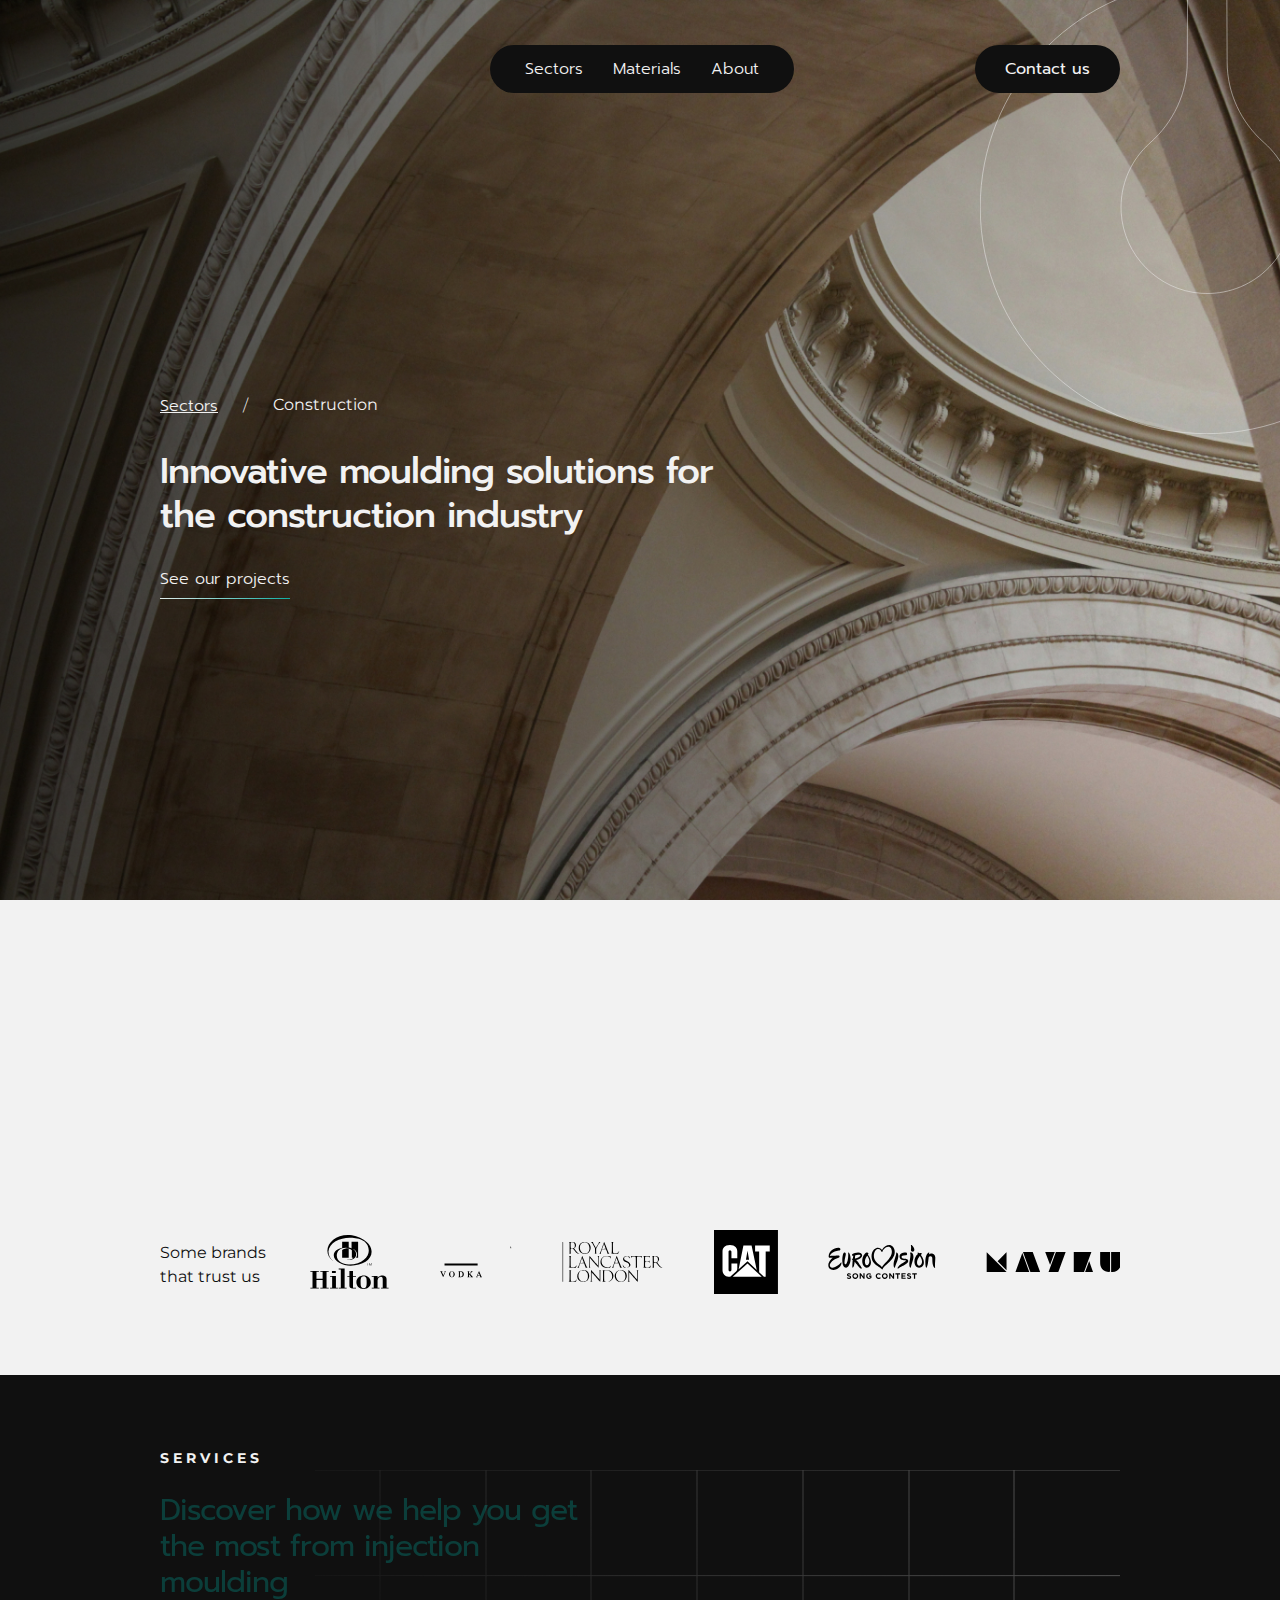
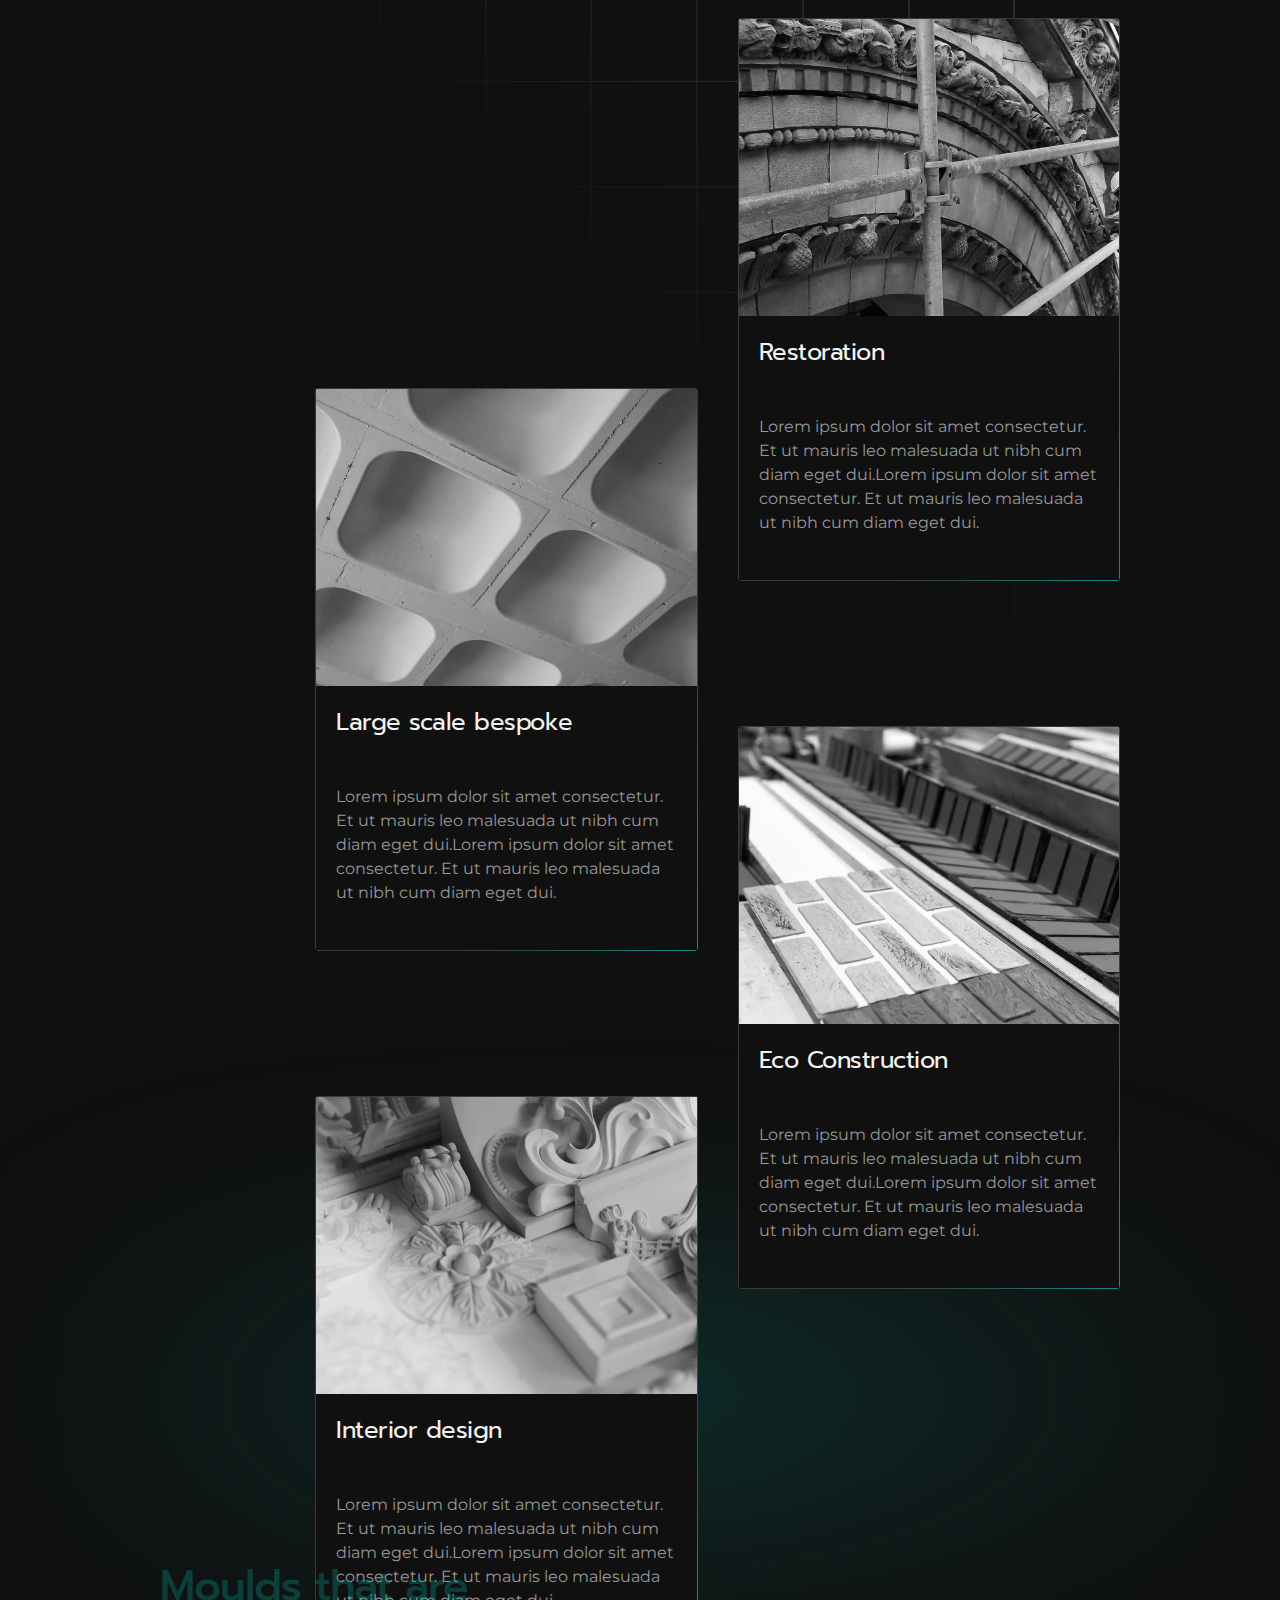
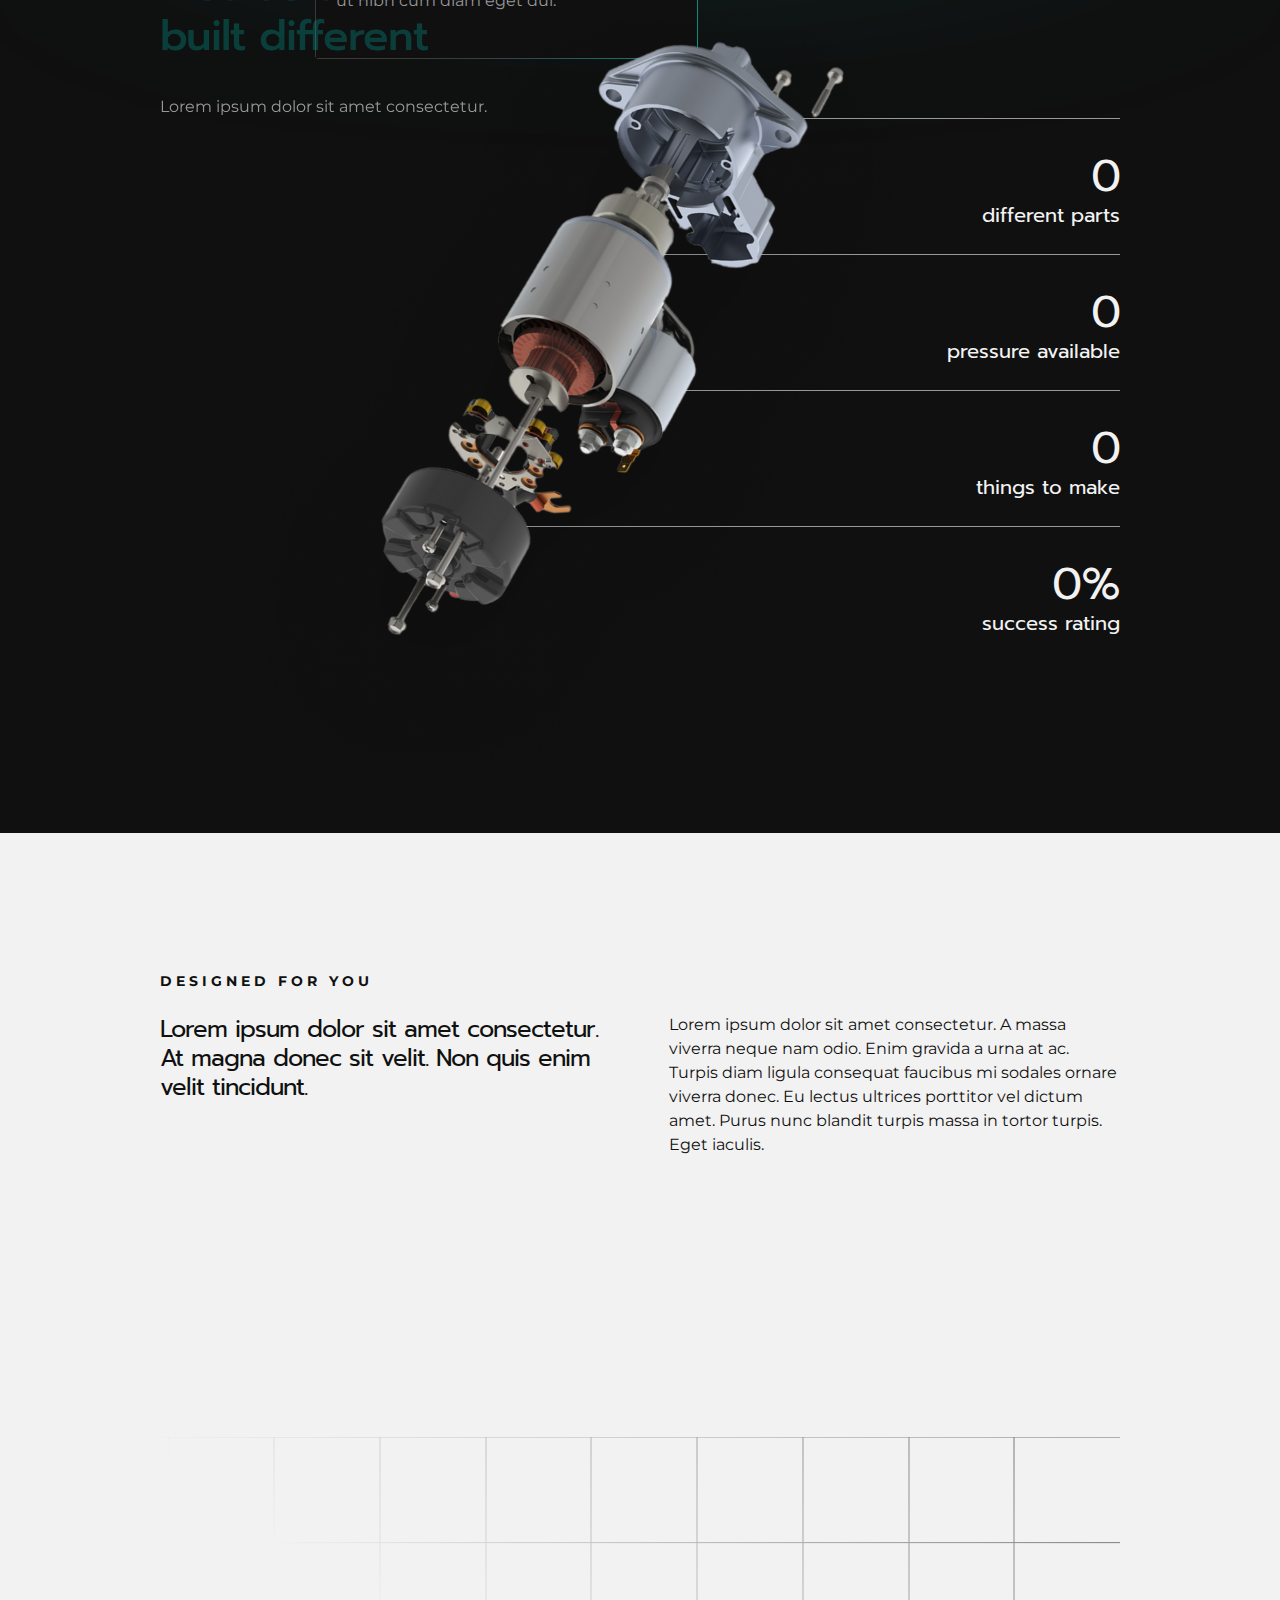
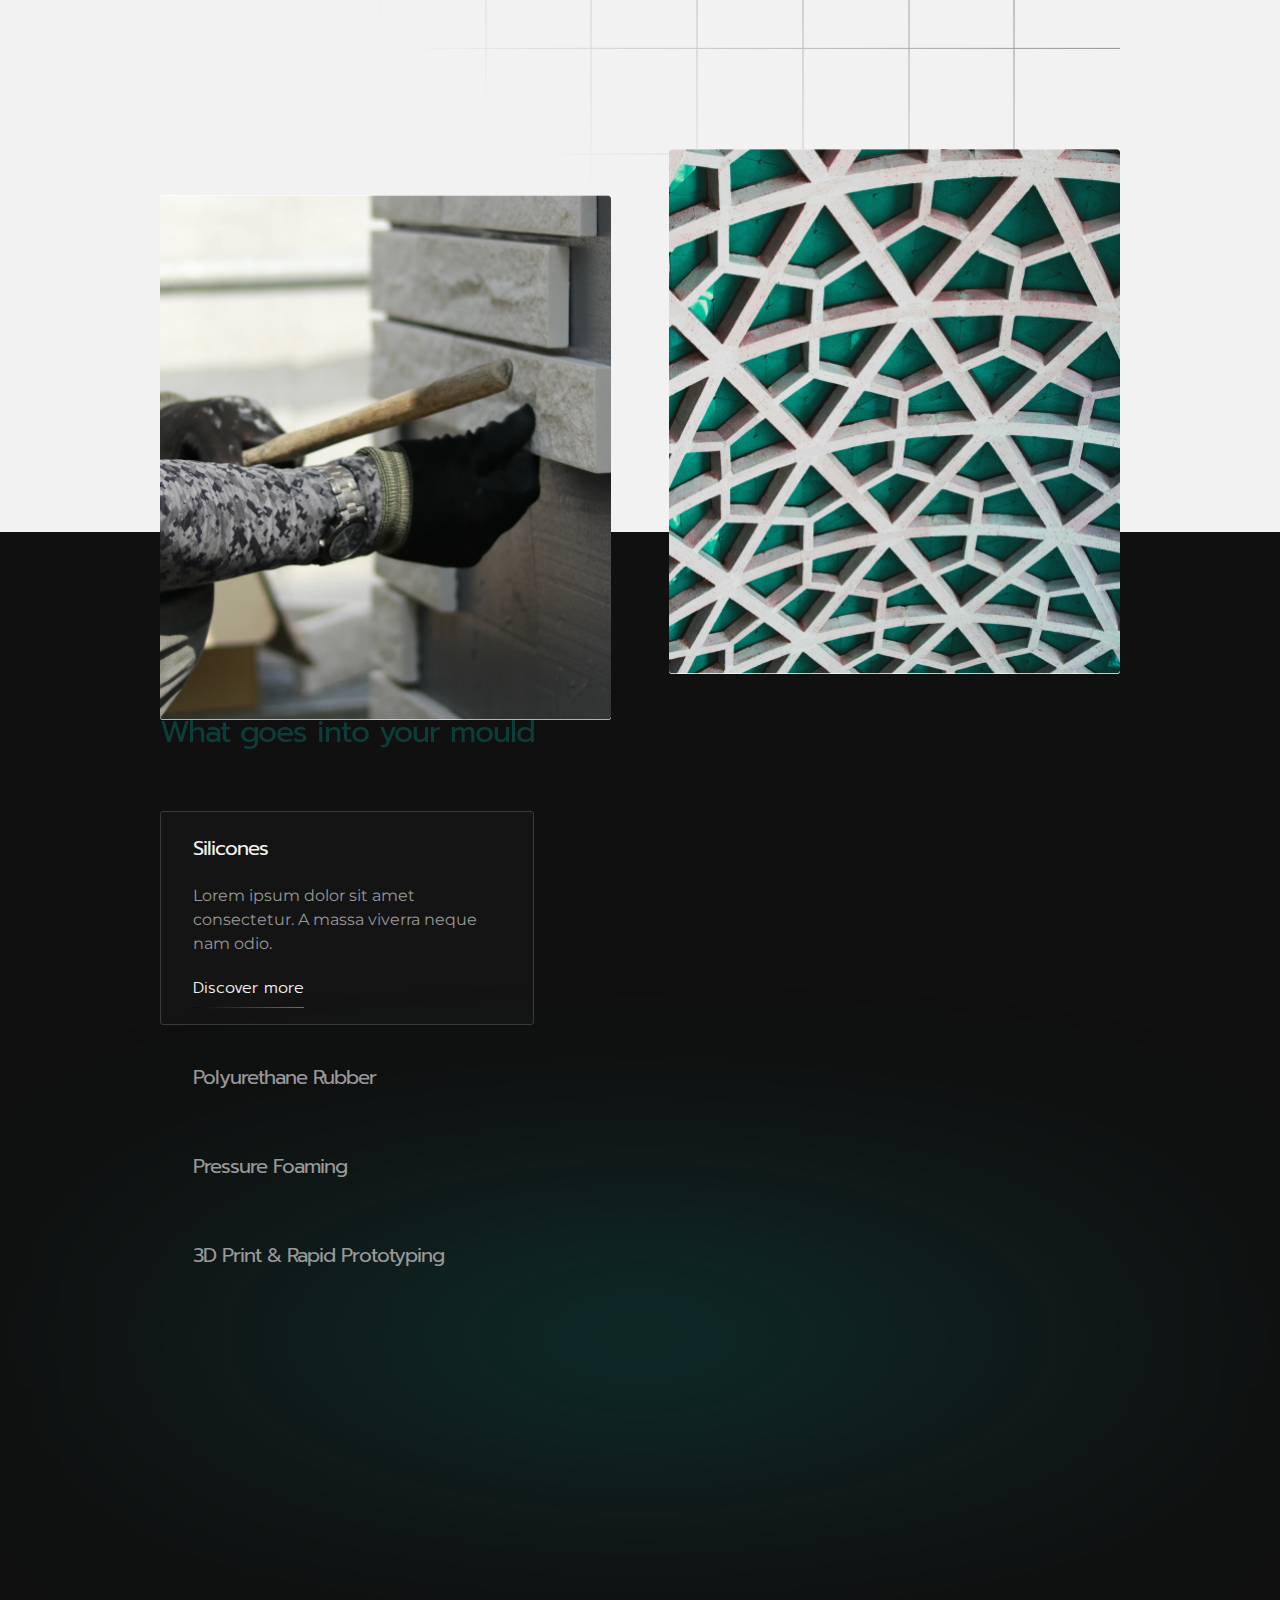
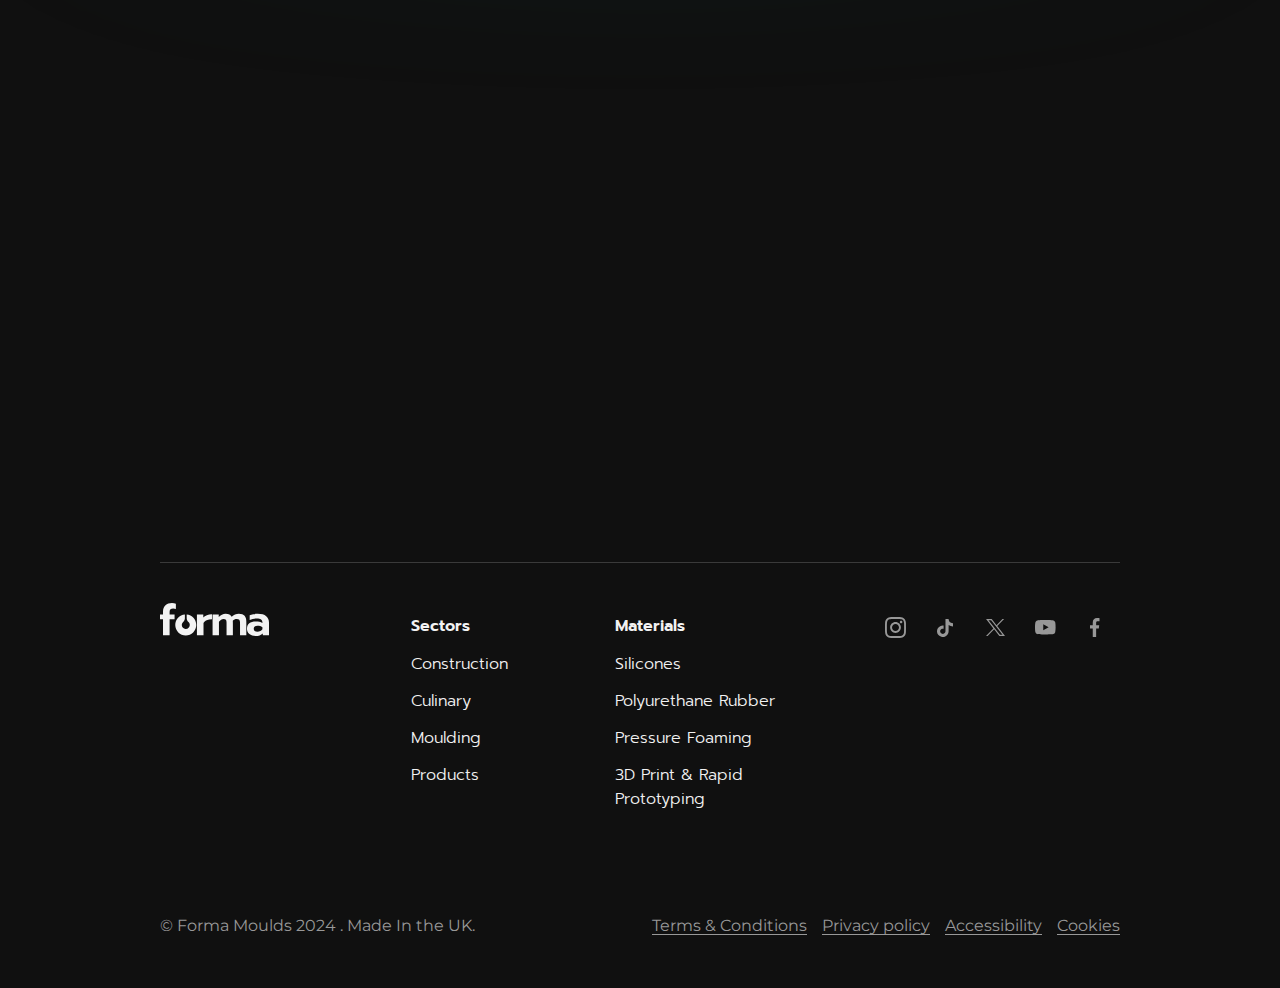
<file: html/construction.html>
<!doctype html>
<html lang="en">
<head>
	<meta charset="UTF-8">
	<meta name="viewport"
				content="width=device-width, user-scalable=no, initial-scale=1.0, maximum-scale=1.0, minimum-scale=1.0">
	<meta http-equiv="X-UA-Compatible" content="ie=edge">
	<title>Forma</title>

	
	<!-- Main style -->
	<link rel="stylesheet" href="css/normalize.css"/>
	<link rel="preconnect" href="https://fonts.googleapis.com">
	<link rel="preconnect" href="https://fonts.gstatic.com" crossorigin>
	<link href="https://fonts.googleapis.com/css2?family=Montserrat:ital,wght@0,100..900;1,100..900&family=Prompt:ital,wght@0,100;0,200;0,300;0,400;0,500;0,600;0,700;0,800;0,900;1,100;1,200;1,300;1,400;1,500;1,600;1,700;1,800;1,900&display=swap" rel="stylesheet">
	<link rel="stylesheet" type="text/css" href="fonts/FA5PRO-master/css/all.css"/>
	<link rel="stylesheet" href="css/jquery.fancybox.min.css"/>
	<link rel="stylesheet" type="text/css" href="css/nice-select.css"/>
	<link rel="stylesheet" type="text/css" href="css/swiper.min.css"/>
	<link rel="stylesheet" type="text/css" href="css/aos.css"/>
	<link rel="stylesheet" type="text/css" href="css/styles.css"/>
	<link rel="stylesheet" type="text/css" href="css/responsive.css"/>
	
</head>
<body>

  <header>
		<div class="top-line" >
			<div class="content-width" data-aos="fade-down"  data-aos-delay="500" data-aos-duration="1000">
				<div class="logo-wrap">
					<a href="index.html">
						<img src="img/logo.svg" alt="">
					</a>
				</div>
				<nav class="top-menu">
					<ul class="menu">
						<li>
							<a href="construction.html">Sectors</a>
							<ul class="sub-menu">
								<li><a href="#">Construction</a></li>
								<li><a href="#">Culinary</a></li>
								<li><a href="#">Moulding</a></li>
								<li><a href="#">Products</a></li>
							</ul>
						</li>
						
						<li><a href="materials.html">Materials</a></li>
						<li><a href="about.html">About</a></li>

					</ul>
				</nav>
				<div class="btn-wrap">
					<a href="contact.html" class="btn-black">Contact us</a>
				</div>
				<div class="open-menu">
					<a href="#">
						<span></span>
						<span></span>
						<span></span>
					</a>
				</div>
			</div>
		</div>
  </header>

	<div class="menu-responsive" id="menu-responsive" style="display: none">
		<div class="top">
			<div class="close-menu">
				<a href="#"><i class="fal fa-times"></i></a>
			</div>
		</div>
		<div class="wrap">
			<div class="logo-wrap">
				<a href="index.html">
					<img src="img/logo.svg" alt="">
				</a>
			</div>
			<nav class="mob-menu-wrap">
				<ul class="mob-menu">
					<li class="">
						<a href="construction.html">Sectors</a>
						<ul class="sub-menu">
							<li><a href="#">Construction</a></li>
							<li><a href="#">Culinary</a></li>
							<li><a href="#">Moulding</a></li>
							<li><a href="#">Products</a></li>
						</ul>
					</li>

					<li><a href="materials.html">Materials</a></li>
					<li><a href="about.html">About</a></li>

				</ul>

				<div class="btn-wrap">
					<a href="#" class="btn-head">Contact</a>
				</div>
			</nav>
		</div>
	</div>

	<main>

		<section class="home-banner sector-banner">
			<div class="bg">
				<img src="img/bg-3.jpg" alt="" class="bg-img">
				<img src="img/after-2.svg" alt="" class="after">
			</div>
			<div class="content-width">
				<div class="logo-head">
					<img src="img/logo.svg" alt="">
				</div>
				<div class="content" data-aos="fade-up" data-aos-delay="3000" data-aos-duration="1000">
					<ul class="breadcrumb">
						<li><a href="index.html">Sectors</a><span>/</span> </li>
						<li>Construction</li>
					</ul>
					<h1 class="">Innovative moulding solutions for the construction industry</h1>
					<div class="link-wrap">
						<a href="#" class="link link-white">See our projects</a>
					</div>
				</div>
			</div>
		</section>

		<section class="about">
			<div class="content-width">
				<div class="title-wrap" data-aos="fade-up" data-aos-duration="1000">
					<h6 class="label">Our mission</h6>
					<h2 class="title  title-black-1">Enhancing productivity and reducing costs through injection moulding solutions</h2>
				</div>
				<div class="text" data-aos="fade-up" data-aos-delay="100" data-aos-duration="1000">
					<p>By providing a reliable solution for creating flawless structures and replicas, Forma Construction Moulds empower builders to realize their visions with precision and confidence, ultimately advancing the standards of excellence in the building industry.</p>
				</div>
				<div class="logo-wrap" >
					<p>Some brands that trust us</p>
					<div class='marquee marquee1'>
						<div class="item"><img src="img/logo-1.svg" alt=""></div>
						<div class="item"><img src="img/logo-2.svg" alt=""></div>
						<div class="item"><img src="img/logo-3.svg" alt=""></div>
						<div class="item"><img src="img/logo-4.svg" alt=""></div>
						<div class="item"><img src="img/logo-5.svg" alt=""></div>
						<div class="item"><img src="img/logo-6.svg" alt=""></div>
						<div class="item"><img src="img/logo-1.svg" alt=""></div>
						<div class="item"><img src="img/logo-2.svg" alt=""></div>
						<div class="item"><img src="img/logo-3.svg" alt=""></div>
						<div class="item"><img src="img/logo-4.svg" alt=""></div>
						<div class="item"><img src="img/logo-5.svg" alt=""></div>
						<div class="item"><img src="img/logo-6.svg" alt=""></div>
					</div>
				</div>
			</div>

		</section>



		<section class="services services-4x black">
			<div class="content-width">
				<div class="title-wrap">
					<h6 class="label">Services</h6>
					<h2 class="title title-white-2">Discover how we help you get the most from injection moulding</h2>
				</div>
				<div class="content " >
					<div class="bg">
						<img src="img/bg-2.png" alt="">
					</div>
					<div class="wrap rellax" data-rellax-speed="2">
						<div class="item " >
							<figure>
								<img src="img/img-3-1.jpg" alt="">
							</figure>
							<div class="text">
								<h6>Restoration</h6>
								<p>Lorem ipsum dolor sit amet consectetur. Et ut mauris leo malesuada ut nibh cum diam eget dui.Lorem ipsum dolor sit amet consectetur. Et ut mauris leo malesuada ut nibh cum diam eget dui.</p>

							</div>
						</div>
						<div class="item " >
							<figure>
								<img src="img/img-3-2.jpg" alt="">
							</figure>
							<div class="text">
								<h6>Large scale bespoke</h6>
								<p>Lorem ipsum dolor sit amet consectetur. Et ut mauris leo malesuada ut nibh cum diam eget dui.Lorem ipsum dolor sit amet consectetur. Et ut mauris leo malesuada ut nibh cum diam eget dui.</p>

							</div>
						</div>
						<div class="item " >
							<figure>
								<img src="img/img-3-3.jpg" alt="">
							</figure>
							<div class="text">
								<h6>Eco Construction</h6>
								<p>Lorem ipsum dolor sit amet consectetur. Et ut mauris leo malesuada ut nibh cum diam eget dui.Lorem ipsum dolor sit amet consectetur. Et ut mauris leo malesuada ut nibh cum diam eget dui.</p>

							</div>
						</div>
						<div class="item " >
							<figure>
								<img src="img/img-3-4.jpg" alt="">
							</figure>
							<div class="text">
								<h6>Interior design</h6>
								<p>Lorem ipsum dolor sit amet consectetur. Et ut mauris leo malesuada ut nibh cum diam eget dui.Lorem ipsum dolor sit amet consectetur. Et ut mauris leo malesuada ut nibh cum diam eget dui.</p>

							</div>
						</div>


					</div>
				</div>
			</div>
		</section>

		<section class="img-3d">
			<div class="content-width">
				<div class="title-wrap">
					<h2 class="title title-white-2">Moulds that are built different</h2>
					<p>Lorem ipsum dolor sit amet consectetur.</p>
				</div>
				<div class="content">
					<figure>
						<img src="img/img-4.png" alt="">
					</figure>
					<div class="text">
						<div class="item item-1">
							<h6 class="number"><span>0</span></h6>
							<p>different parts</p>
						</div>
						<div class="item item-2">
							<h6 class="number"><span>0</span></h6>
							<p>pressure available</p>
						</div>
						<div class="item item-3">
							<h6 class="number"><span>0</span></h6>
							<p>things to make</p>
						</div>
						<div class="item item-4">
							<h6 class="number"><span>0</span>%</h6>
							<p>success rating</p>
						</div>
					</div>
				</div>
			</div>
		</section>

		<section class="img-text-white">
			<div class="content-width">
				<div class="top">
					<div class="title-wrap">
						<h6 class="label">designed for you</h6>
						<h3 class="title-h3 ">Lorem ipsum dolor sit amet consectetur. At magna donec sit velit. Non quis enim velit tincidunt.</h3>
					</div>
					<div class="text">
						<p>Lorem ipsum dolor sit amet consectetur. A massa viverra neque nam odio. Enim gravida a urna at ac. Turpis diam ligula consequat faucibus mi sodales ornare viverra donec. Eu lectus ultrices porttitor vel dictum amet. Purus nunc blandit turpis massa in tortor turpis. Eget iaculis.</p>
					</div>
				</div>
				
				<div class="content">
					<div class="bg">
						<img src="img/bg-4.png" alt="">
					</div>
					<div class="wrap">
						<figure class="img img-1 rellax" data-rellax-speed="1.5">
							<img src="img/img-5-1.jpg" alt="">
						</figure>
						<figure class="img img-2 rellax" data-rellax-speed="1">
							<img src="img/img-5-2.jpg" alt="">
						</figure>
					</div>
				</div>

			</div>
		</section>


		<section class="materials">
			<div class="content-width">
				<div class="top">
					<h6 class="label">Materials</h6>
					<h2 class="title title-white-2">What goes into your mould</h2>
				</div>
				<div class="content">
					<ul class="accordion">
						<li class="accordion-item is-active">
							<div class="accordion-thumb"><p>Silicones</p></div>
							<div class="accordion-panel">
								<div class="wrap">
									<p>Lorem ipsum dolor sit amet consectetur. A massa viverra neque nam odio.</p>

									<div class="link-wrap">
										<a href="#" class="link">Discover more</a>
									</div>
									<figure>
										<img src="img/img-5-1.jpg" alt="">
									</figure>
								</div>
							</div>
						</li>
						<li class="accordion-item ">
							<div class="accordion-thumb"><p>Polyurethane Rubber</p></div>
							<div class="accordion-panel">
								<div class="wrap">
									<p>Lorem ipsum dolor sit amet consectetur. A massa viverra neque nam odio.</p>
									<div class="link-wrap">
										<a href="#" class="link">Discover more</a>
									</div>
									<figure>
										<img src="img/img-6.jpg" alt="">
									</figure>
								</div>
							</div>
						</li>
						<li class="accordion-item ">
							<div class="accordion-thumb"><p>Pressure Foaming</p></div>
							<div class="accordion-panel">
								<div class="wrap">
									<p>Lorem ipsum dolor sit amet consectetur. A massa viverra neque nam odio.</p>
									<div class="link-wrap">
										<a href="#" class="link">Discover more</a>
									</div>
									<figure>
										<img src="img/img-5-2.jpg" alt="">
									</figure>
								</div>
							</div>
						</li>
						<li class="accordion-item ">
							<div class="accordion-thumb"><p>3D Print & Rapid Prototyping</p></div>
							<div class="accordion-panel">
								<div class="wrap">
									<p>Lorem ipsum dolor sit amet consectetur. A massa viverra neque nam odio.</p>
									<div class="link-wrap">
										<a href="#" class="link">Discover more</a>
									</div>
									<figure>
										<img src="img/img-3-1.jpg" alt="">
									</figure>
								</div>
							</div>
						</li>
					</ul>
					<div class="img-wrap" data-aos="fade-up" data-aos-duration="1000">
						<figure class="img img-1">
							<img src="img/img-5-1.jpg" alt="">
						</figure>
						<figure class="img img-2">
							<img src="img/img-6.jpg" alt="">
						</figure>
						<figure class="img img-3">
							<img src="img/img-5-2.jpg" alt="">
						</figure>
						<figure class="img img-4">
							<img src="img/img-3-1.jpg" alt="">
						</figure>
					</div>
				</div>
			</div>
		</section>


		<section class="form-section">
			<div class="content-width">
				<div class="content" data-aos="fade-up" data-aos-duration="1000">
					<h2 class="title title-white-2">Ready to shape & mould your ideas into reality?</h2>
					<p>Use our quote builder to get accurate pricing and timelines, begin here by entering your name, email and sector</p>
					<div class="form-wrap">
						<form action="#" class="default-form">
							<div class="input-wrap">
								<label for="name"></label>
								<input type="text" name="name" id="name" placeholder="My name is...">
							</div>
							<div class="input-wrap">
								<label for="email"></label>
								<input type="email" name="email" id="email" placeholder="My email is...">
							</div>
							<div class="input-wrap select-block">
								<label class="form-label" for="select1"></label>
								<select id="select1">
									<option value="0" selected disabled>I need help with</option>
									<option value="1">Help 1</option>
									<option value="2">Help 2</option>
									<option value="3">Help 3</option>
								</select>
							</div>
							<div class="input-wrap-submit">
								<button class="link" type="submit">Get a quote</button>
							</div>
						</form>
					</div>
				</div>
			</div>
		</section>
	</main>

  <footer>
    <div class="content-width">
			<div class="logo-wrap">
				<a href="index.html">
					<img src="img/logo.svg" alt="">
				</a>
			</div>
			<nav class="footer-menu">
				<div class="item">
					<h6><a href="#">Sectors</a></h6>
					<ul>
						<li><a href="#">Construction</a></li>
						<li><a href="#">Culinary</a></li>
						<li><a href="#">Moulding</a></li>
						<li><a href="#">Products</a></li>
					</ul>
				</div>
				<div class="item">
					<h6><a href="#">Materials</a></h6>
					<ul>
						<li><a href="#">Silicones</a></li>
						<li><a href="#">Polyurethane Rubber</a></li>
						<li><a href="#">Pressure Foaming</a></li>
						<li><a href="#">3D Print & Rapid Prototyping</a></li>
					</ul>
				</div>
			</nav>
			<div class="soc-wrap">
				<ul class="soc-list">
					<li><a href="#"><img src="img/icon-1-1.svg" alt=""></a></li>
					<li><a href="#"><img src="img/icon-1-2.svg" alt=""></a></li>
					<li><a href="#"><img src="img/icon-1-3.svg" alt=""></a></li>
					<li><a href="#"><img src="img/icon-1-4.svg" alt=""></a></li>
					<li><a href="#"><img src="img/icon-1-5.svg" alt=""></a></li>
				</ul>
			</div>
			<div class="bottom">
				<div class="left">
					<p>© Forma Moulds 2024 . Made In the UK.</p>
				</div>
				<div class="right">
					<ul>
						<li><a href="#">Terms & Conditions</a></li>
						<li><a href="#">Privacy policy</a></li>
						<li><a href="#">Accessibility</a></li>
						<li><a href="#">Cookies</a></li>
					</ul>
				</div>
			</div>
    </div>
  </footer>






  <script src="js/jquery.min.js"></script>
	<script src="js/swiper.js"></script>
	<script src="js/jquery.fancybox.min.js"></script>
	<script src="js/jquery.nice-select.min.js"></script>
	<script src="js/jquery.sticky.js"></script>
	<script src="js/aos.js"></script>
	<script src="js/jquery.marquee.min.js"></script>
	<script src="js/gsap.min.js"></script>
	<script src="js/ScrollTrigger.min.js"></script>
	<script src="js/rellax.min.js"></script>
	<script src="js/jquery.animateNumber.min.js"></script>
	<script src="js/cuttr.min.js"></script>
	<script src="js/jquery.validate.min.js"></script>
	<script src="js/script.js"></script>
</body>
</html>
</file>
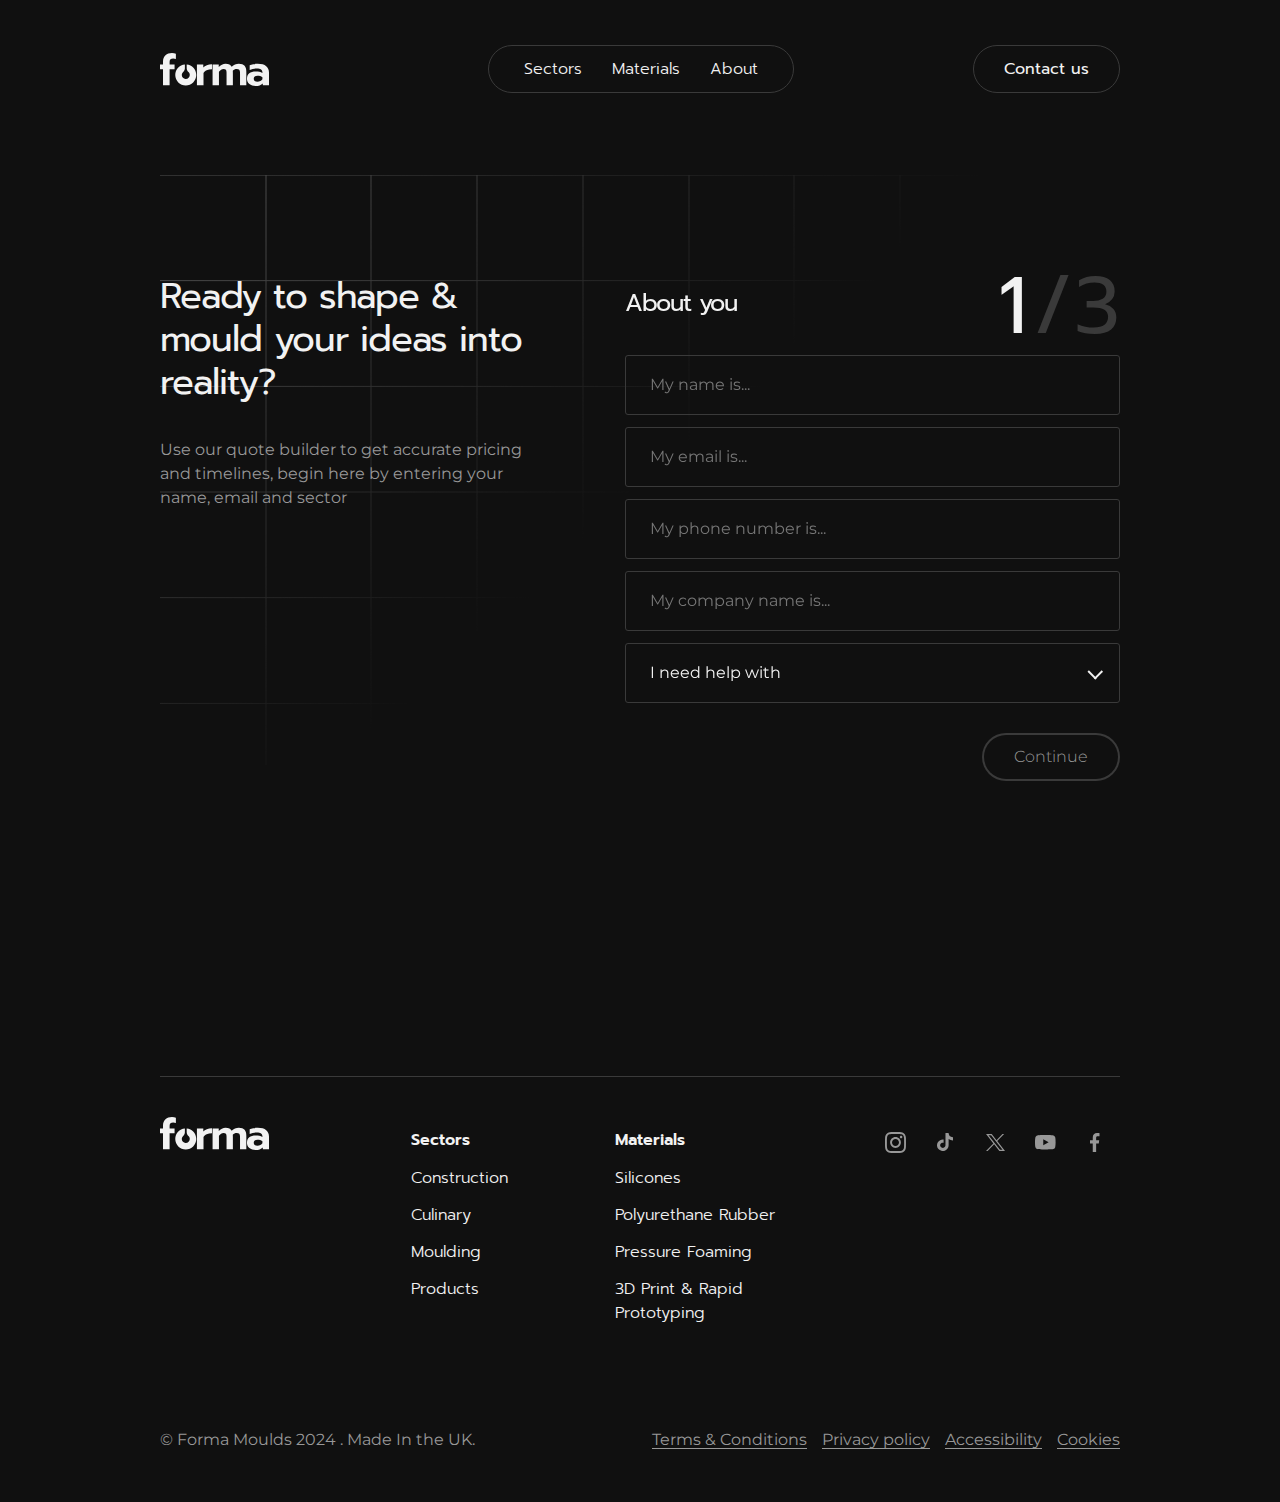
<file: html/contact.html>
<!doctype html>
<html lang="en">
<head>
	<meta charset="UTF-8">
	<meta name="viewport"
				content="width=device-width, user-scalable=no, initial-scale=1.0, maximum-scale=1.0, minimum-scale=1.0">
	<meta http-equiv="X-UA-Compatible" content="ie=edge">
	<title>Forma</title>

	
	<!-- Main style -->
	<link rel="stylesheet" href="css/normalize.css"/>
	<link rel="preconnect" href="https://fonts.googleapis.com">
	<link rel="preconnect" href="https://fonts.gstatic.com" crossorigin>
	<link href="https://fonts.googleapis.com/css2?family=Montserrat:ital,wght@0,100..900;1,100..900&family=Prompt:ital,wght@0,100;0,200;0,300;0,400;0,500;0,600;0,700;0,800;0,900;1,100;1,200;1,300;1,400;1,500;1,600;1,700;1,800;1,900&display=swap" rel="stylesheet">
	<link rel="stylesheet" type="text/css" href="fonts/FA5PRO-master/css/all.css"/>
	<link rel="stylesheet" href="css/jquery.fancybox.min.css"/>
	<link rel="stylesheet" type="text/css" href="css/nice-select.css"/>
	<link rel="stylesheet" type="text/css" href="css/swiper.min.css"/>
	<link rel="stylesheet" type="text/css" href="css/aos.css"/>
	<link rel="stylesheet" type="text/css" href="css/styles.css"/>
	<link rel="stylesheet" type="text/css" href="css/responsive.css"/>
	
</head>
<body>

  <header class="no-anim header-contact">
		<div class="top-line" >
			<div class="content-width" data-aos="fade-down"  data-aos-delay="500" data-aos-duration="1000">
				<div class="logo-wrap">
					<a href="index.html">
						<img src="img/logo.svg" alt="">
					</a>
				</div>
				<nav class="top-menu">
					<ul class="menu">
						<li>
							<a href="construction.html">Sectors</a>
							<ul class="sub-menu">
								<li><a href="#">Construction</a></li>
								<li><a href="#">Culinary</a></li>
								<li><a href="#">Moulding</a></li>
								<li><a href="#">Products</a></li>
							</ul>
						</li>
						
						<li><a href="materials.html">Materials</a></li>
						<li><a href="about.html">About</a></li>

					</ul>
				</nav>
				<div class="btn-wrap">
					<a href="contact.html" class="btn-black">Contact us</a>
				</div>
				<div class="open-menu">
					<a href="#">
						<span></span>
						<span></span>
						<span></span>
					</a>
				</div>
			</div>
		</div>
  </header>

	<div class="menu-responsive" id="menu-responsive" style="display: none">
		<div class="top">
			<div class="close-menu">
				<a href="#"><i class="fal fa-times"></i></a>
			</div>
		</div>
		<div class="wrap">
			<div class="logo-wrap">
				<a href="index.html">
					<img src="img/logo.svg" alt="">
				</a>
			</div>
			<nav class="mob-menu-wrap">
				<ul class="mob-menu">
					<li class="">
						<a href="construction.html">Sectors</a>
						<ul class="sub-menu">
							<li><a href="#">Construction</a></li>
							<li><a href="#">Culinary</a></li>
							<li><a href="#">Moulding</a></li>
							<li><a href="#">Products</a></li>
						</ul>
					</li>

					<li><a href="materials.html">Materials</a></li>
					<li><a href="about.html">About</a></li>

				</ul>

				<div class="btn-wrap">
					<a href="#" class="btn-head">Contact</a>
				</div>
			</nav>
		</div>
	</div>

	<main>

		<section class="contact">
			<div class="content-width">
				<div class="bg">
					<img src="img/after-4.png" alt="">
				</div>
				<div class="content">
					<div class="text">
						<h1>Ready to shape & mould your ideas into reality?</h1>
						<p>Use our quote builder to get accurate pricing and timelines, begin here by entering your name, email and sector</p>

					</div>
					<form action="#" class="form-wrap form-step">

						<div class="swiper-pagination step-pagination"></div>
						<div class="swiper step-slider">
							<div class="swiper-wrapper">

								<div class="swiper-slide">
									<h5 class="sub-title">About you</h5>
									<div class="input-wrap input-wrap-val">
										<label for="name"></label>
										<input type="text" name="name" id="name" placeholder="My name is..." required>
									</div>
									<div class="input-wrap input-wrap-full input-wrap-val input-wrap-email">
										<label for="emailStep"></label>
										<input type="email" name="emailStep" id="emailStep" placeholder="My email is..." required>
									</div>
									<div class="input-wrap input-wrap-full input-wrap-val">
										<label for="tel"></label>
										<input type="number" name="tel" id="tel" placeholder="My phone number is..." required>
									</div>
									<div class="input-wrap input-wrap-val">
										<label for="company"></label>
										<input type="text" name="company" id="company" placeholder="My company name is..." required>
									</div>
									<div class="input-wrap select-block input-wrap-val">
										<label class="label-info" for="select1"></label>
										<select id="select1" required="required">
											<option value="0" hidden disabled selected >I need help with</option>
											<option value="1">Help 1</option>
											<option value="2">Help 2</option>
											<option value="3">Help 3</option>
											<option value="4">Help 4</option>
										</select>

									</div>



									<div class="btn-wrap btn-wrap-dis btn-wrap-first">
										<a href="#" class="btn-border btn-next"><span>Continue</span></a>
									</div>
								</div>
								<div class="swiper-slide">
									<h5 class="sub-title">Your project</h5>
									<div class="input-wrap select-block input-wrap-val">
										<label class="label-info" for="select21"></label>
										<select id="select21" required="required">
											<option value="0" hidden disabled selected >My budget range is...</option>
											<option value="1">Range 1</option>
											<option value="2">Range 2</option>
											<option value="3">Range 3</option>
											<option value="4">Range 4</option>
										</select>

									</div>
									<div class="input-wrap select-block input-wrap-val">
										<label class="label-info" for="select22"></label>
										<select id="select22" required="required">
											<option value="0" hidden disabled selected >The amount of units I need is...</option>
											<option value="1">1</option>
											<option value="2">2</option>
											<option value="3">3</option>
											<option value="4">4</option>
										</select>

									</div>
									<div class="input-wrap select-block input-wrap-val">
										<label class="label-info" for="select23"></label>
										<select id="select23" required="required">
											<option value="0" hidden disabled selected >The timeline I have is</option>
											<option value="1">1</option>
											<option value="2">2</option>
											<option value="3">3</option>
											<option value="4">4</option>
										</select>
									</div>
									<div class="input-wrap input-wrap-file input-wrap-val">
										<p>Send us a brief</p>
										<div class="wrap">
											<input type="file" name="file" id="file" required>
											<label for="file" class="input-file-label">
												<span class="name-file">Drag or click here to upload</span>
												<span class="wrap-icon">
														<span class="icon"><img src="img/icon-3.svg" alt=""></span>
														<span class="icon"><img src="img/icon-4.svg" alt=""></span>
													</span>
											</label>
										</div>
									</div>

									<div class="btn-wrap btn-wrap-dis">
										<a href="#" class="link btn-back">Go back</a>
										<a href="#" class="btn-border btn-next"><span>Continue</span></a>
									</div>
								</div>
								<div class="swiper-slide">
									<h5 class="sub-title">Your contact details</h5>

									<div class="input-wrap input-wrap-file input-wrap-val">
										<p>Do you have any supporting documentation?</p>
										<div class="wrap">
											<input type="file" name="file" id="file2" required>
											<label for="file2" class="input-file-label">
												<span class="name-file">Drag or click here to upload</span>
												<span class="wrap-icon">
														<span class="icon"><img src="img/icon-3.svg" alt=""></span>
														<span class="icon"><img src="img/icon-4.svg" alt=""></span>
													</span>
											</label>
										</div>
									</div>
									<div class="input-wrap input-wrap-text input-wrap-val">
										<label for="message">Any additional comments?</label>
										<textarea name="message" id="message" placeholder="" required></textarea>
									</div>

									<div class="btn-wrap">
										<a href="#" class="link btn-back">Go back</a>
										<button type="submit" class="btn-border btn-next"><span>Continue</span></button>
									</div>
								</div>
							</div>

						</div>


					</form>
				</div>
			</div>
		</section>


	</main>

  <footer>
    <div class="content-width">
			<div class="logo-wrap">
				<a href="index.html">
					<img src="img/logo.svg" alt="">
				</a>
			</div>
			<nav class="footer-menu">
				<div class="item">
					<h6><a href="#">Sectors</a></h6>
					<ul>
						<li><a href="#">Construction</a></li>
						<li><a href="#">Culinary</a></li>
						<li><a href="#">Moulding</a></li>
						<li><a href="#">Products</a></li>
					</ul>
				</div>
				<div class="item">
					<h6><a href="#">Materials</a></h6>
					<ul>
						<li><a href="#">Silicones</a></li>
						<li><a href="#">Polyurethane Rubber</a></li>
						<li><a href="#">Pressure Foaming</a></li>
						<li><a href="#">3D Print & Rapid Prototyping</a></li>
					</ul>
				</div>
			</nav>
			<div class="soc-wrap">
				<ul class="soc-list">
					<li><a href="#"><img src="img/icon-1-1.svg" alt=""></a></li>
					<li><a href="#"><img src="img/icon-1-2.svg" alt=""></a></li>
					<li><a href="#"><img src="img/icon-1-3.svg" alt=""></a></li>
					<li><a href="#"><img src="img/icon-1-4.svg" alt=""></a></li>
					<li><a href="#"><img src="img/icon-1-5.svg" alt=""></a></li>
				</ul>
			</div>
			<div class="bottom">
				<div class="left">
					<p>© Forma Moulds 2024 . Made In the UK.</p>
				</div>
				<div class="right">
					<ul>
						<li><a href="#">Terms & Conditions</a></li>
						<li><a href="#">Privacy policy</a></li>
						<li><a href="#">Accessibility</a></li>
						<li><a href="#">Cookies</a></li>
					</ul>
				</div>
			</div>
    </div>
  </footer>






  <script src="js/jquery.min.js"></script>
	<script src="js/swiper.js"></script>
	<script src="js/jquery.fancybox.min.js"></script>
	<script src="js/jquery.nice-select.min.js"></script>
	<script src="js/jquery.sticky.js"></script>
	<script src="js/aos.js"></script>
	<script src="js/jquery.marquee.min.js"></script>
	<script src="js/gsap.min.js"></script>
	<script src="js/ScrollTrigger.min.js"></script>
	<script src="js/rellax.min.js"></script>
	<script src="js/jquery.animateNumber.min.js"></script>
	<script src="js/cuttr.min.js"></script>
	<script src="js/jquery.validate.min.js"></script>
	<script src="js/script.js"></script>
</body>
</html>
</file>
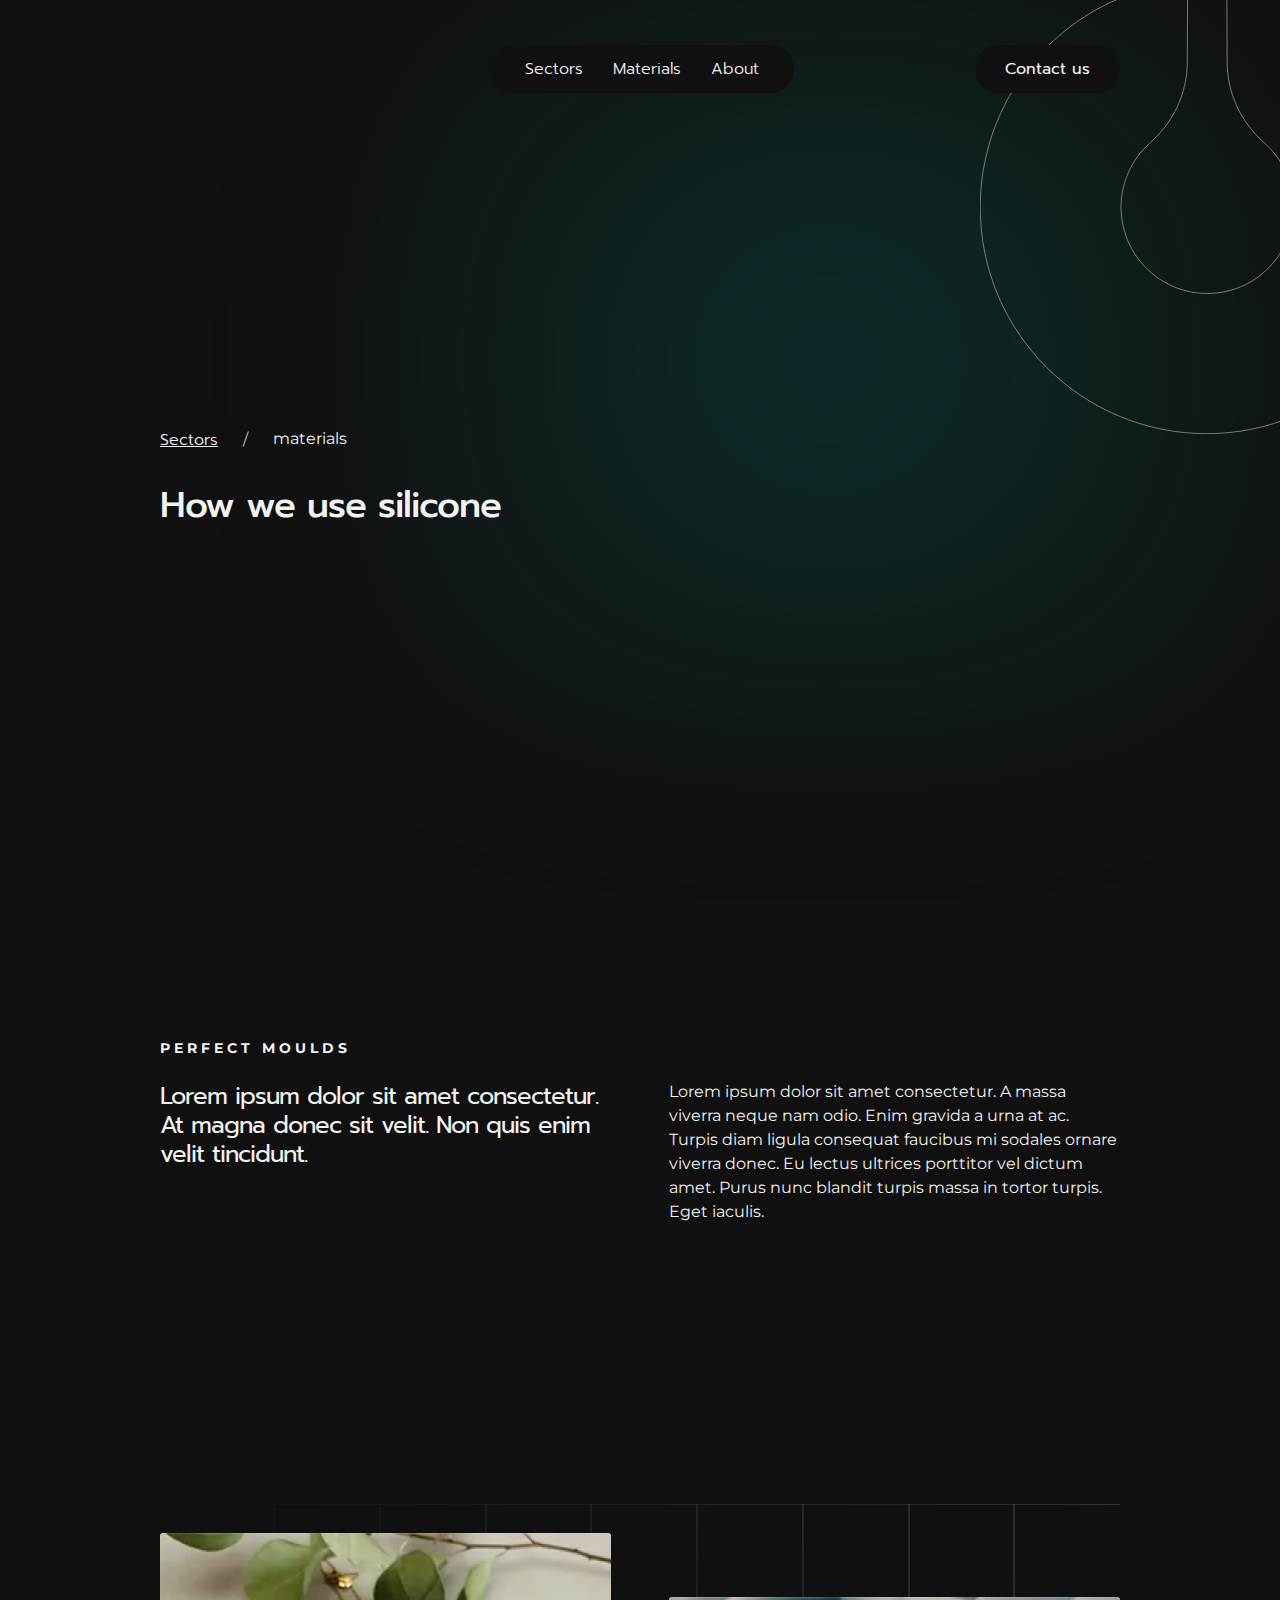
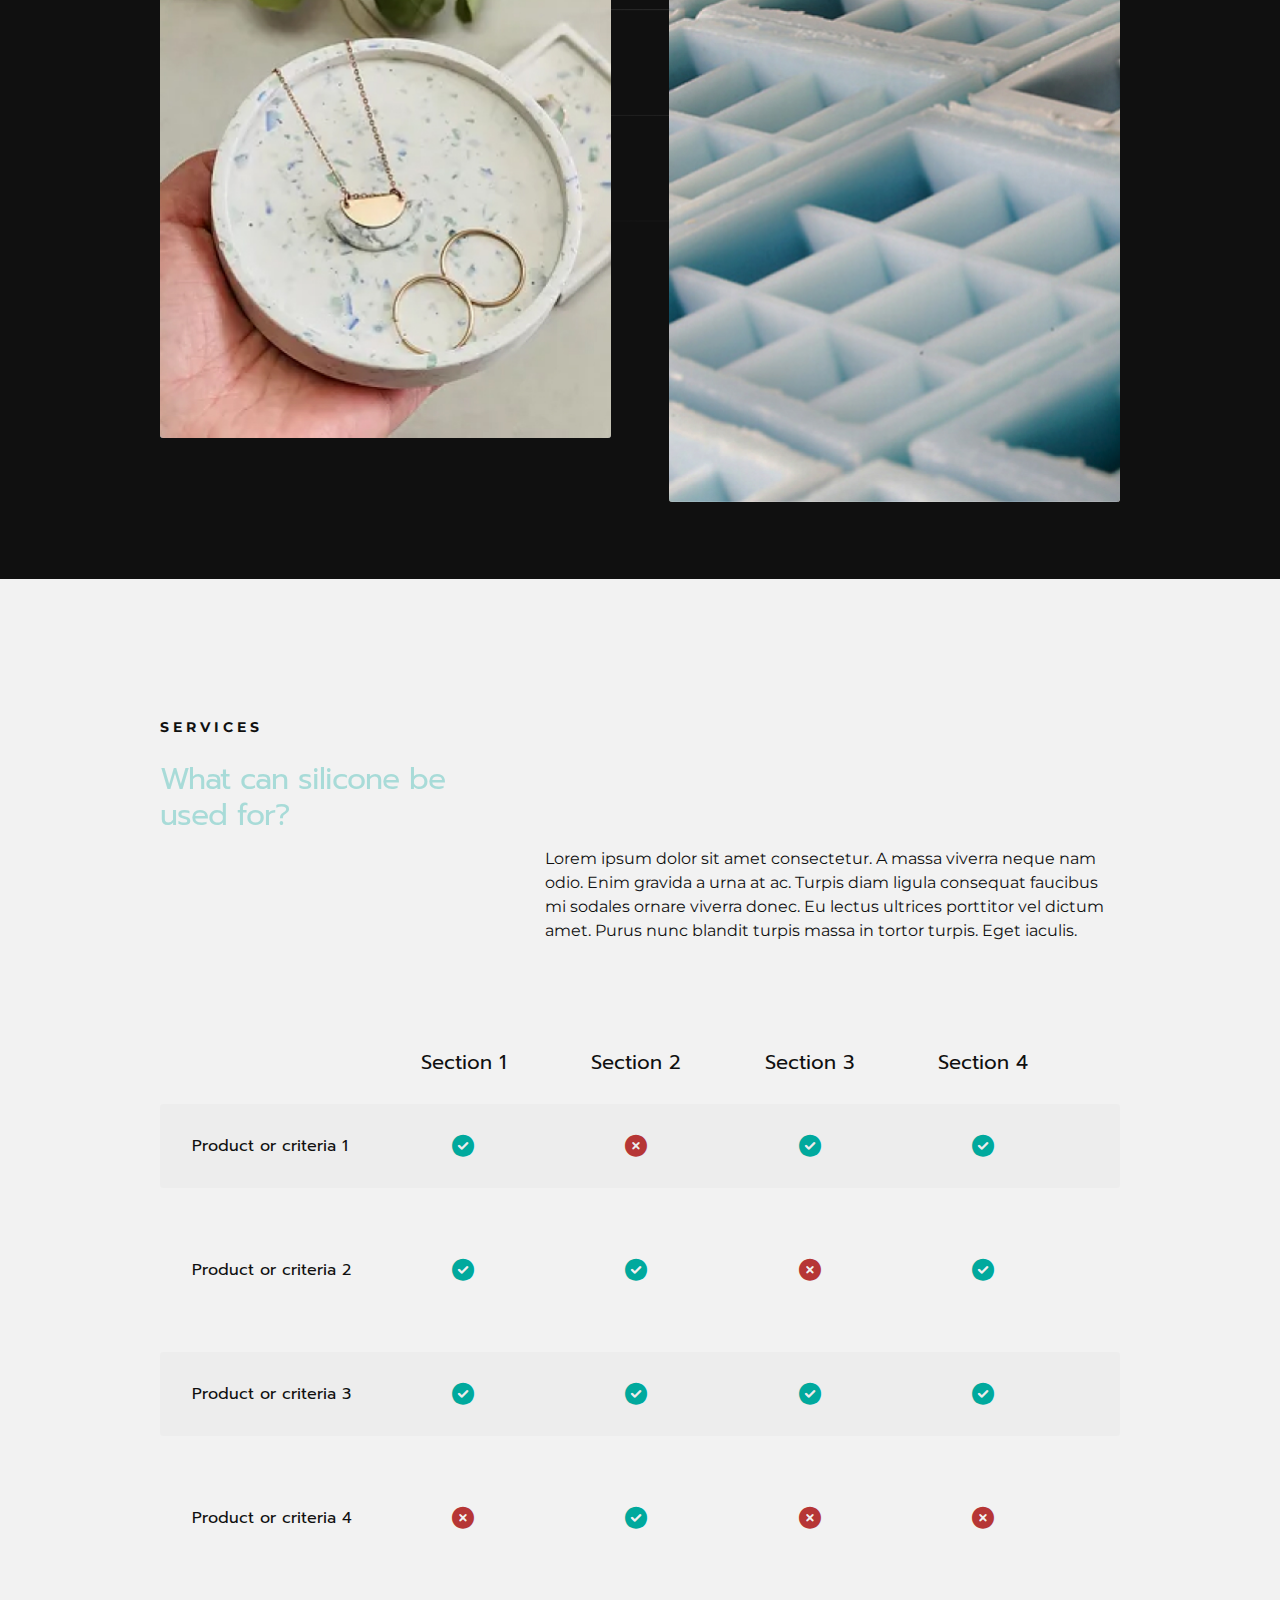
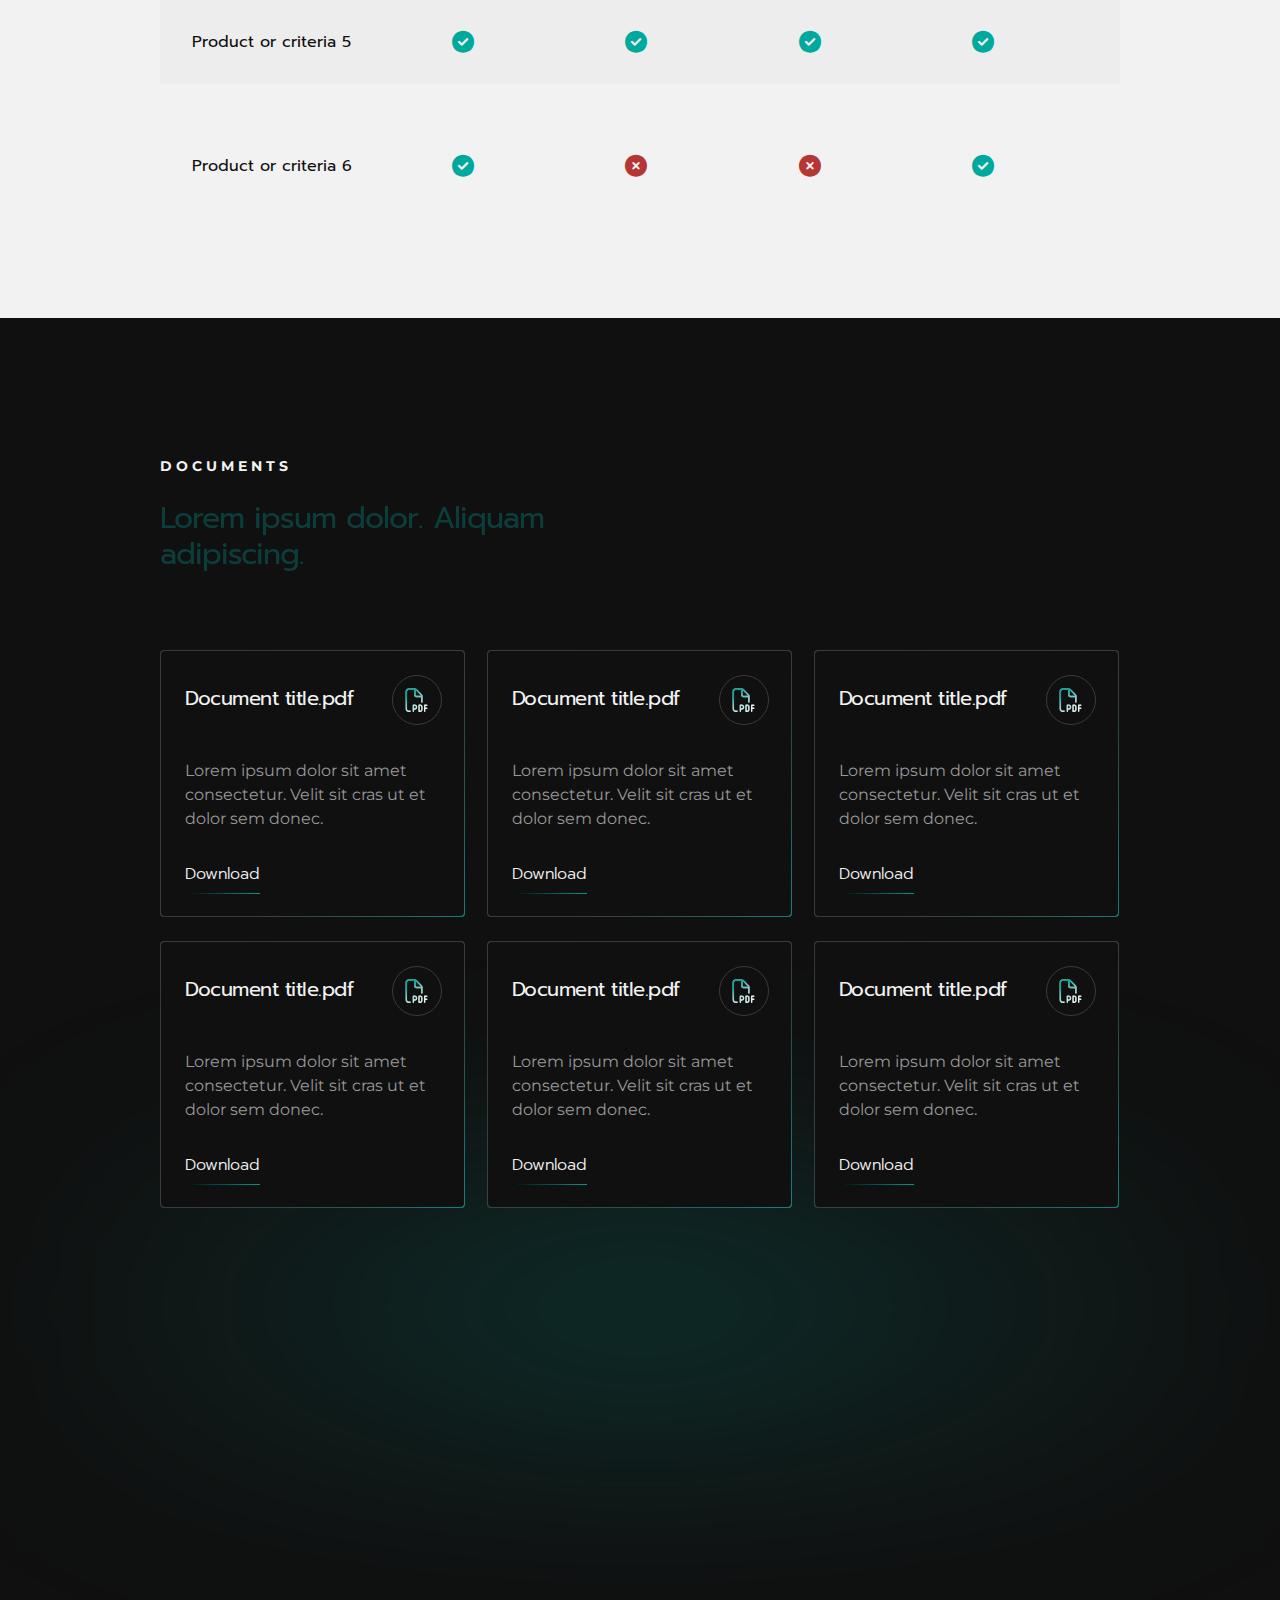
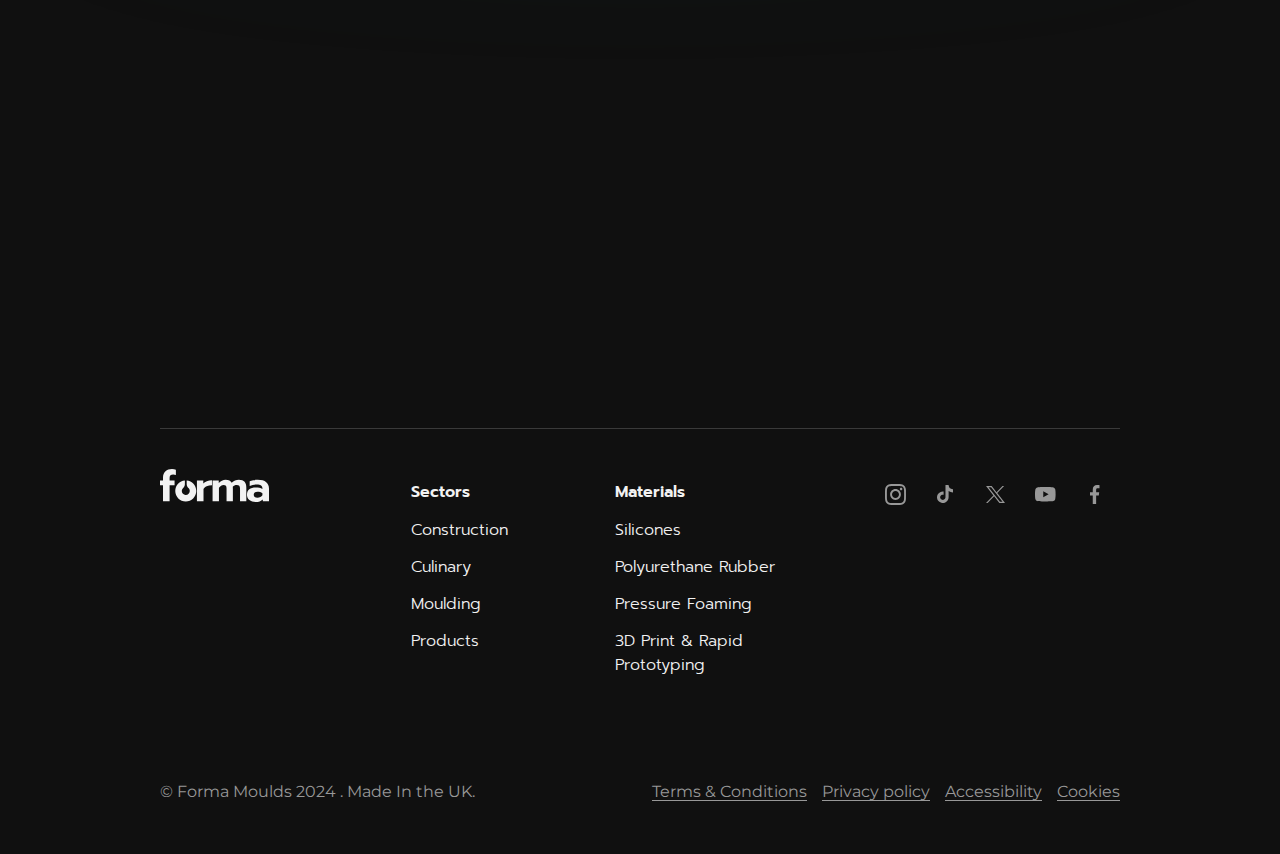
<file: html/materials.html>
<!doctype html>
<html lang="en">
<head>
	<meta charset="UTF-8">
	<meta name="viewport"
				content="width=device-width, user-scalable=no, initial-scale=1.0, maximum-scale=1.0, minimum-scale=1.0">
	<meta http-equiv="X-UA-Compatible" content="ie=edge">
	<title>Forma</title>

	
	<!-- Main style -->
	<link rel="stylesheet" href="css/normalize.css"/>
	<link rel="preconnect" href="https://fonts.googleapis.com">
	<link rel="preconnect" href="https://fonts.gstatic.com" crossorigin>
	<link href="https://fonts.googleapis.com/css2?family=Montserrat:ital,wght@0,100..900;1,100..900&family=Prompt:ital,wght@0,100;0,200;0,300;0,400;0,500;0,600;0,700;0,800;0,900;1,100;1,200;1,300;1,400;1,500;1,600;1,700;1,800;1,900&display=swap" rel="stylesheet">
	<link rel="stylesheet" type="text/css" href="fonts/FA5PRO-master/css/all.css"/>
	<link rel="stylesheet" href="css/jquery.fancybox.min.css"/>
	<link rel="stylesheet" type="text/css" href="css/nice-select.css"/>
	<link rel="stylesheet" type="text/css" href="css/swiper.min.css"/>
	<link rel="stylesheet" type="text/css" href="css/aos.css"/>
	<link rel="stylesheet" type="text/css" href="css/styles.css"/>
	<link rel="stylesheet" type="text/css" href="css/responsive.css"/>
	
</head>
<body>

  <header>
		<div class="top-line" >
			<div class="content-width" data-aos="fade-down"  data-aos-delay="500" data-aos-duration="1000">
				<div class="logo-wrap">
					<a href="index.html">
						<img src="img/logo.svg" alt="">
					</a>
				</div>
				<nav class="top-menu">
					<ul class="menu">
						<li>
							<a href="construction.html">Sectors</a>
							<ul class="sub-menu">
								<li><a href="#">Construction</a></li>
								<li><a href="#">Culinary</a></li>
								<li><a href="#">Moulding</a></li>
								<li><a href="#">Products</a></li>
							</ul>
						</li>
						
						<li><a href="materials.html">Materials</a></li>
						<li><a href="about.html">About</a></li>

					</ul>
				</nav>
				<div class="btn-wrap">
					<a href="contact.html" class="btn-black">Contact us</a>
				</div>
				<div class="open-menu">
					<a href="#">
						<span></span>
						<span></span>
						<span></span>
					</a>
				</div>
			</div>
		</div>
  </header>

	<div class="menu-responsive" id="menu-responsive" style="display: none">
		<div class="top">
			<div class="close-menu">
				<a href="#"><i class="fal fa-times"></i></a>
			</div>
		</div>
		<div class="wrap">
			<div class="logo-wrap">
				<a href="index.html">
					<img src="img/logo.svg" alt="">
				</a>
			</div>
			<nav class="mob-menu-wrap">
				<ul class="mob-menu">
					<li class="">
						<a href="construction.html">Sectors</a>
						<ul class="sub-menu">
							<li><a href="#">Construction</a></li>
							<li><a href="#">Culinary</a></li>
							<li><a href="#">Moulding</a></li>
							<li><a href="#">Products</a></li>
						</ul>
					</li>

					<li><a href="materials.html">Materials</a></li>
					<li><a href="about.html">About</a></li>

				</ul>

				<div class="btn-wrap">
					<a href="#" class="btn-head">Contact</a>
				</div>
			</nav>
		</div>
	</div>

	<main>

		<section class="home-banner sector-banner materials-banner">
			<div class="bg">
				<img src="img/after-2.svg" alt="" class="after">
			</div>
			<div class="content-width">
				<div class="logo-head">
					<img src="img/logo.svg" alt="">
				</div>
				<div class="content" data-aos="fade-up" data-aos-delay="3000" data-aos-duration="1000">
					<ul class="breadcrumb">
						<li><a href="index.html">Sectors</a><span>/</span> </li>
						<li>materials</li>
					</ul>
					<h1 class="">How we use silicone</h1>
				</div>
			</div>
		</section>


		<section class="img-text-white bg-black">
			<div class="content-width">
				<div class="top">
					<div class="title-wrap">
						<h6 class="label">Perfect moulds</h6>
						<h3 class="title-h3 ">Lorem ipsum dolor sit amet consectetur. At magna donec sit velit. Non quis enim velit tincidunt.</h3>
					</div>
					<div class="text">
						<p>Lorem ipsum dolor sit amet consectetur. A massa viverra neque nam odio. Enim gravida a urna at ac. Turpis diam ligula consequat faucibus mi sodales ornare viverra donec. Eu lectus ultrices porttitor vel dictum amet. Purus nunc blandit turpis massa in tortor turpis. Eget iaculis.</p>
					</div>
				</div>
				
				<div class="content">
					<div class="bg">
						<img src="img/bg-5.png" alt="">
					</div>
					<div class="wrap">
						<figure class="img img-1 rellax" data-rellax-speed="1.5">
							<img src="img/img-7-1.jpg" alt="">
						</figure>
						<figure class="img img-2 rellax" data-rellax-speed="1">
							<img src="img/img-7-2.jpg" alt="">
						</figure>
					</div>
				</div>
			</div>
		</section>


		<section class="service-table-wrap">
			<div class="content-width">
				<div class="top">
					<div class="title-wrap">
						<h6 class="label">Services</h6>
						<h2 class="title title-black-1 ">What can silicone be used for?</h2>
					</div>
					<div class="text">
						<p>Lorem ipsum dolor sit amet consectetur. A massa viverra neque nam odio. Enim gravida a urna at ac. Turpis diam ligula consequat faucibus mi sodales ornare viverra donec. Eu lectus ultrices porttitor vel dictum amet. Purus nunc blandit turpis massa in tortor turpis. Eget iaculis.</p>
					</div>
				</div>
				<div class="table">
					<div class="table-row table-head">
						<div class="data data1"></div>
						<div class="data data2">Section 1</div>
						<div class="data data3">Section 2</div>
						<div class="data data4">Section 3</div>
						<div class="data data5">Section 4</div>
					</div>
					<div class="table-row">
						<div class="data data1">Product or criteria 1</div>
						<div class="data data2" data-head="Section 1"><i class="fa-sharp fa-solid fa-circle-check"></i></div>
						<div class="data data3" data-head="Section 2"><i class="fa-sharp fa-solid fa-circle-xmark"></i></div>
						<div class="data data4" data-head="Section 3"><i class="fa-sharp fa-solid fa-circle-check"></i></div>
						<div class="data data5" data-head="Section 4"><i class="fa-sharp fa-solid fa-circle-check"></i></div>
					</div>
					<div class="table-row">
						<div class="data data1">Product or criteria 2</div>
						<div class="data data2" data-head="Section 1"><i class="fa-sharp fa-solid fa-circle-check"></i></div>
						<div class="data data3" data-head="Section 2"><i class="fa-sharp fa-solid fa-circle-check"></i></div>
						<div class="data data4" data-head="Section 3"><i class="fa-sharp fa-solid fa-circle-xmark"></i></div>
						<div class="data data5" data-head="Section 4"><i class="fa-sharp fa-solid fa-circle-check"></i></div>
					</div>
					<div class="table-row">
						<div class="data data1">Product or criteria 3</div>
						<div class="data data2" data-head="Section 1"><i class="fa-sharp fa-solid fa-circle-check"></i></div>
						<div class="data data3" data-head="Section 2"><i class="fa-sharp fa-solid fa-circle-check"></i></div>
						<div class="data data4" data-head="Section 3"><i class="fa-sharp fa-solid fa-circle-check"></i></div>
						<div class="data data5" data-head="Section 4"><i class="fa-sharp fa-solid fa-circle-check"></i></div>
					</div>
					<div class="table-row">
						<div class="data data1">Product or criteria 4</div>
						<div class="data data2" data-head="Section 1"><i class="fa-sharp fa-solid fa-circle-xmark"></i></div>
						<div class="data data3" data-head="Section 2"><i class="fa-sharp fa-solid fa-circle-check"></i></div>
						<div class="data data4" data-head="Section 3"><i class="fa-sharp fa-solid fa-circle-xmark"></i></div>
						<div class="data data5" data-head="Section 4"><i class="fa-sharp fa-solid fa-circle-xmark"></i></div>
					</div>
					<div class="table-row">
						<div class="data data1">Product or criteria 5</div>
						<div class="data data2" data-head="Section 1"><i class="fa-sharp fa-solid fa-circle-check"></i></div>
						<div class="data data3" data-head="Section 2"><i class="fa-sharp fa-solid fa-circle-check"></i></div>
						<div class="data data4" data-head="Section 3"><i class="fa-sharp fa-solid fa-circle-check"></i></div>
						<div class="data data5" data-head="Section 4"><i class="fa-sharp fa-solid fa-circle-check"></i></div>
					</div>
					<div class="table-row">
						<div class="data data1">Product or criteria 6</div>
						<div class="data data2" data-head="Section 1"><i class="fa-sharp fa-solid fa-circle-check"></i></div>
						<div class="data data3" data-head="Section 2"><i class="fa-sharp fa-solid fa-circle-xmark"></i></div>
						<div class="data data4" data-head="Section 3"><i class="fa-sharp fa-solid fa-circle-xmark"></i></div>
						<div class="data data5" data-head="Section 4"><i class="fa-sharp fa-solid fa-circle-check"></i></div>
					</div>
				</div>
			</div>
		</section>

		<section class="documents">
			<div class="content-width">
				<div class="top">
					<h6 class="label">Documents</h6>
					<h2 class="title title-white-2">Lorem ipsum dolor. Aliquam adipiscing.</h2>
				</div>
				<div class="content">
					<div class="item">
						<div class="wrap">
							<div class="icon-wrap">
								<img src="img/icon-2.svg" alt="">
							</div>
							<h6 class="item-title">Document title.pdf</h6>
							<p>Lorem ipsum dolor sit amet consectetur. Velit sit cras ut et dolor sem donec.</p>
							<div class="link-wrap">
								<a href="#" class="link">Download</a>
							</div>
						</div>
					</div>
					<div class="item">
						<div class="wrap">
							<div class="icon-wrap">
								<img src="img/icon-2.svg" alt="">
							</div>
							<h6 class="item-title">Document title.pdf</h6>
							<p>Lorem ipsum dolor sit amet consectetur. Velit sit cras ut et dolor sem donec.</p>
							<div class="link-wrap">
								<a href="#" class="link">Download</a>
							</div>
						</div>
					</div>
					<div class="item">
						<div class="wrap">
							<div class="icon-wrap">
								<img src="img/icon-2.svg" alt="">
							</div>
							<h6 class="item-title">Document title.pdf</h6>
							<p>Lorem ipsum dolor sit amet consectetur. Velit sit cras ut et dolor sem donec.</p>
							<div class="link-wrap">
								<a href="#" class="link">Download</a>
							</div>
						</div>
					</div>
					<div class="item">
						<div class="wrap">
							<div class="icon-wrap">
								<img src="img/icon-2.svg" alt="">
							</div>
							<h6 class="item-title">Document title.pdf</h6>
							<p>Lorem ipsum dolor sit amet consectetur. Velit sit cras ut et dolor sem donec.</p>
							<div class="link-wrap">
								<a href="#" class="link">Download</a>
							</div>
						</div>
					</div>
					<div class="item">
						<div class="wrap">
							<div class="icon-wrap">
								<img src="img/icon-2.svg" alt="">
							</div>
							<h6 class="item-title">Document title.pdf</h6>
							<p>Lorem ipsum dolor sit amet consectetur. Velit sit cras ut et dolor sem donec.</p>
							<div class="link-wrap">
								<a href="#" class="link">Download</a>
							</div>
						</div>
					</div>
					<div class="item">
						<div class="wrap">
							<div class="icon-wrap">
								<img src="img/icon-2.svg" alt="">
							</div>
							<h6 class="item-title">Document title.pdf</h6>
							<p>Lorem ipsum dolor sit amet consectetur. Velit sit cras ut et dolor sem donec.</p>
							<div class="link-wrap">
								<a href="#" class="link">Download</a>
							</div>
						</div>
					</div>
				</div>
			</div>
		</section>


		<section class="form-section">
			<div class="content-width">
				<div class="content" data-aos="fade-up" data-aos-duration="1000">
					<h2 class="title title-white-2">Ready to shape & mould your ideas into reality?</h2>
					<p>Use our quote builder to get accurate pricing and timelines, begin here by entering your name, email and sector</p>
					<div class="form-wrap">
						<form action="#" class="default-form">
							<div class="input-wrap">
								<label for="name"></label>
								<input type="text" name="name" id="name" placeholder="My name is...">
							</div>
							<div class="input-wrap">
								<label for="email"></label>
								<input type="email" name="email" id="email" placeholder="My email is...">
							</div>
							<div class="input-wrap select-block">
								<label class="form-label" for="select1"></label>
								<select id="select1">
									<option value="0" selected disabled>I need help with</option>
									<option value="1">Help 1</option>
									<option value="2">Help 2</option>
									<option value="3">Help 3</option>
								</select>
							</div>
							<div class="input-wrap-submit">
								<button class="link" type="submit">Get a quote</button>
							</div>
						</form>
					</div>
				</div>
			</div>
		</section>
	</main>

  <footer>
    <div class="content-width">
			<div class="logo-wrap">
				<a href="index.html">
					<img src="img/logo.svg" alt="">
				</a>
			</div>
			<nav class="footer-menu">
				<div class="item">
					<h6><a href="#">Sectors</a></h6>
					<ul>
						<li><a href="#">Construction</a></li>
						<li><a href="#">Culinary</a></li>
						<li><a href="#">Moulding</a></li>
						<li><a href="#">Products</a></li>
					</ul>
				</div>
				<div class="item">
					<h6><a href="#">Materials</a></h6>
					<ul>
						<li><a href="#">Silicones</a></li>
						<li><a href="#">Polyurethane Rubber</a></li>
						<li><a href="#">Pressure Foaming</a></li>
						<li><a href="#">3D Print & Rapid Prototyping</a></li>
					</ul>
				</div>
			</nav>
			<div class="soc-wrap">
				<ul class="soc-list">
					<li><a href="#"><img src="img/icon-1-1.svg" alt=""></a></li>
					<li><a href="#"><img src="img/icon-1-2.svg" alt=""></a></li>
					<li><a href="#"><img src="img/icon-1-3.svg" alt=""></a></li>
					<li><a href="#"><img src="img/icon-1-4.svg" alt=""></a></li>
					<li><a href="#"><img src="img/icon-1-5.svg" alt=""></a></li>
				</ul>
			</div>
			<div class="bottom">
				<div class="left">
					<p>© Forma Moulds 2024 . Made In the UK.</p>
				</div>
				<div class="right">
					<ul>
						<li><a href="#">Terms & Conditions</a></li>
						<li><a href="#">Privacy policy</a></li>
						<li><a href="#">Accessibility</a></li>
						<li><a href="#">Cookies</a></li>
					</ul>
				</div>
			</div>
    </div>
  </footer>






  <script src="js/jquery.min.js"></script>
	<script src="js/swiper.js"></script>
	<script src="js/jquery.fancybox.min.js"></script>
	<script src="js/jquery.nice-select.min.js"></script>
	<script src="js/jquery.sticky.js"></script>
	<script src="js/aos.js"></script>
	<script src="js/jquery.marquee.min.js"></script>
	<script src="js/gsap.min.js"></script>
	<script src="js/ScrollTrigger.min.js"></script>
	<script src="js/rellax.min.js"></script>
	<script src="js/jquery.animateNumber.min.js"></script>
	<script src="js/cuttr.min.js"></script>
	<script src="js/jquery.validate.min.js"></script>
	<script src="js/script.js"></script>
</body>
</html>
</file>
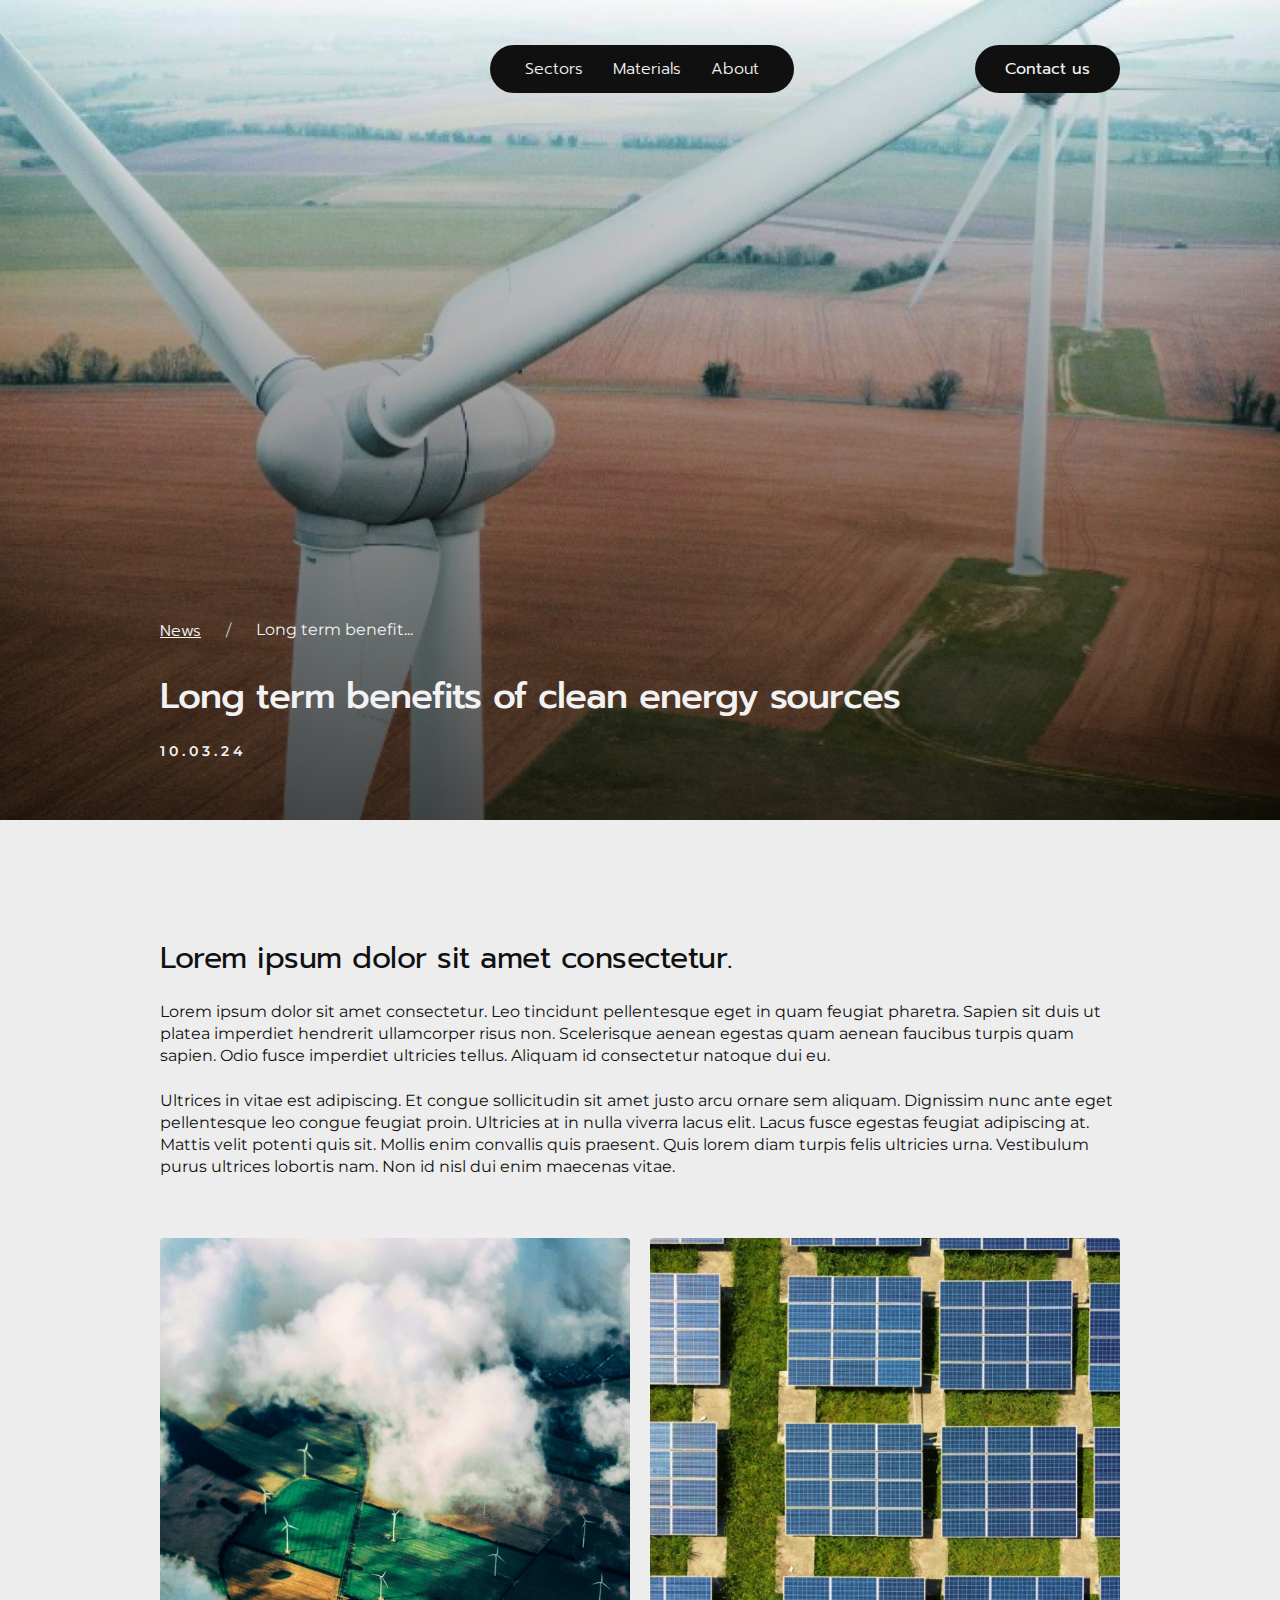
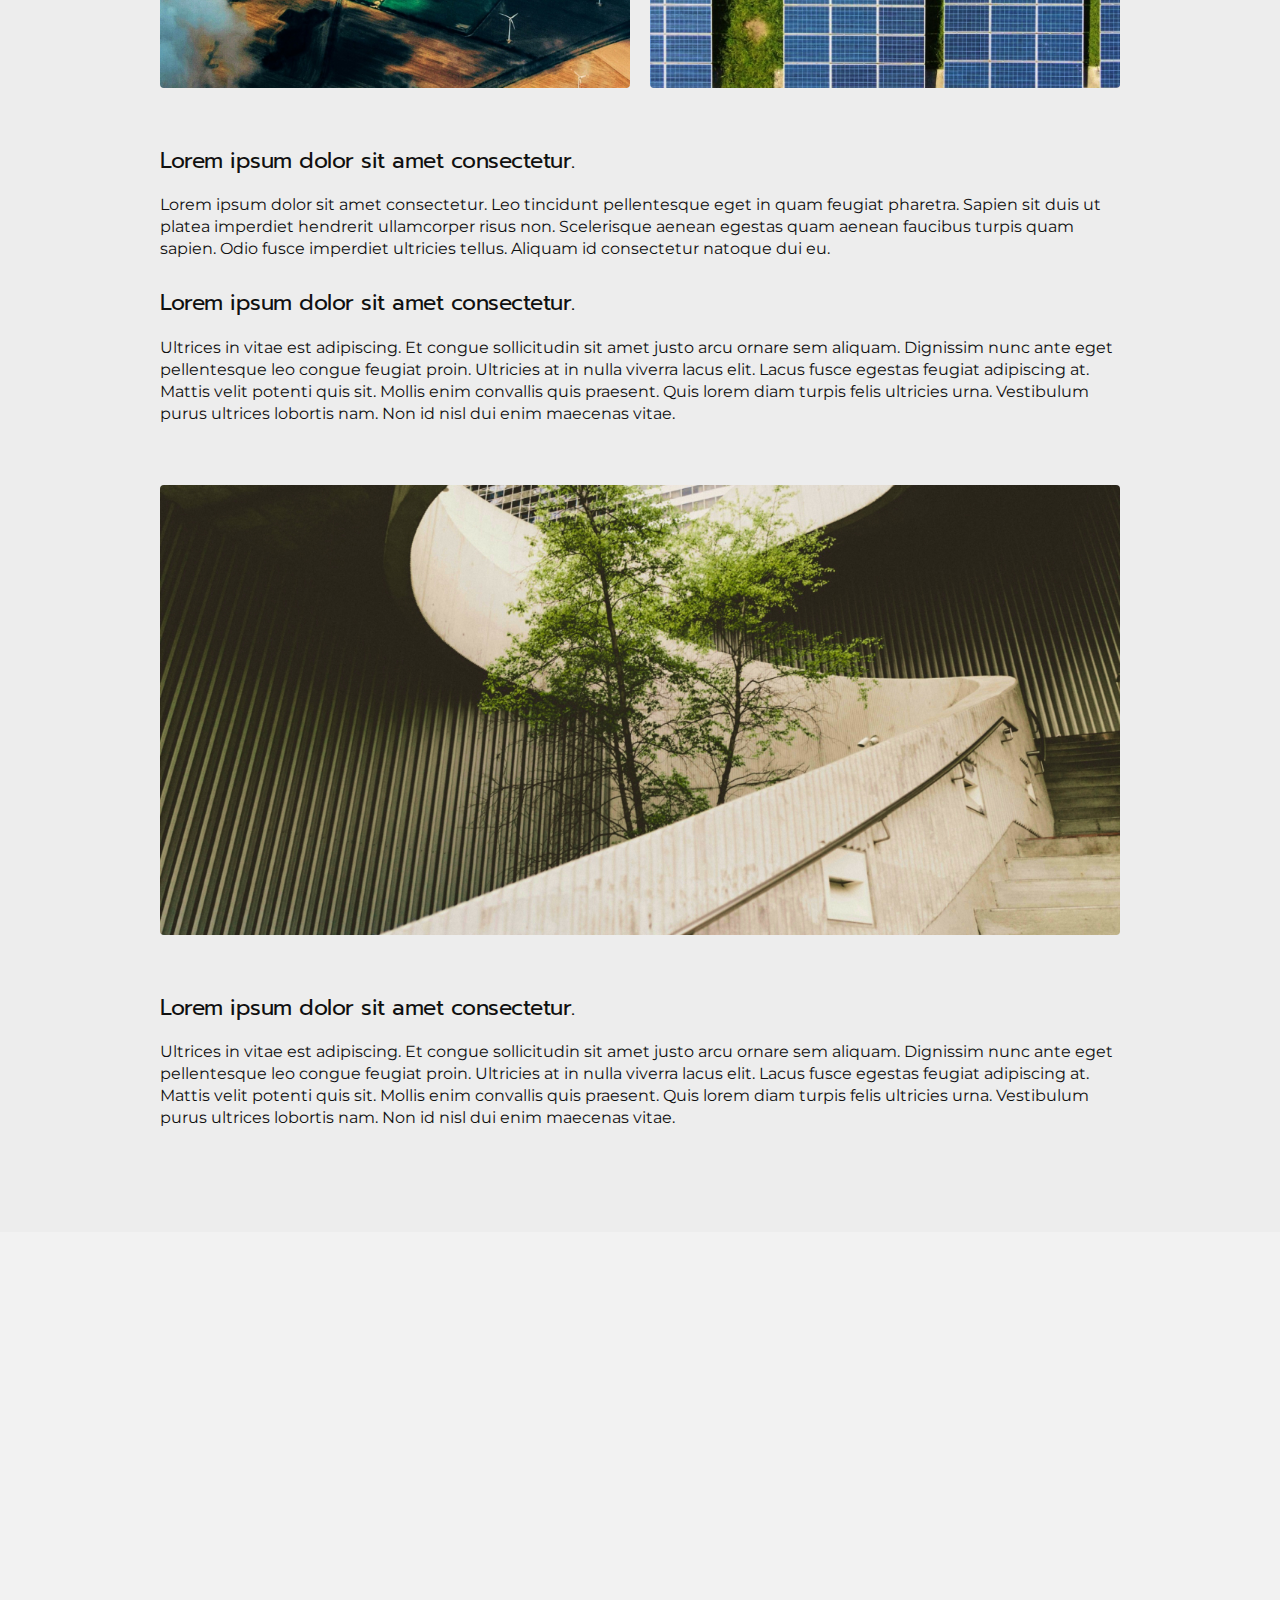
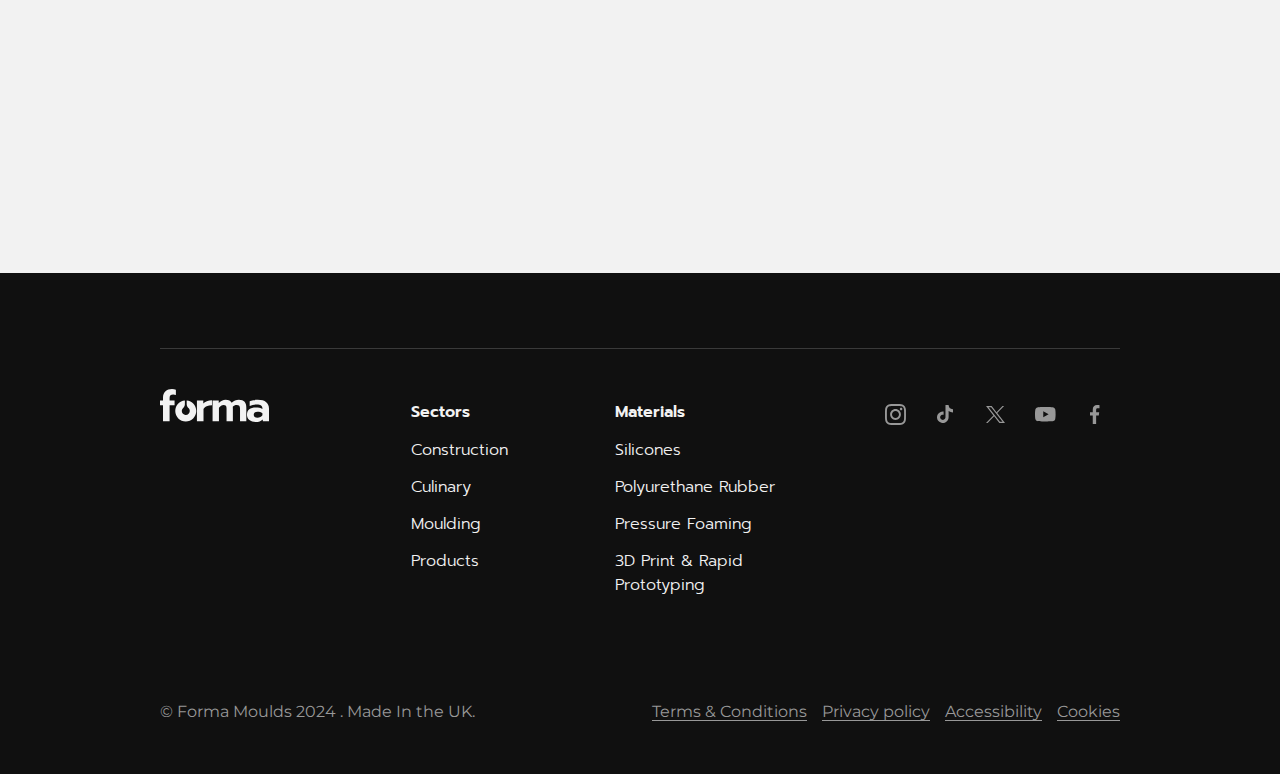
<file: html/news-detail.html>
<!doctype html>
<html lang="en">
<head>
	<meta charset="UTF-8">
	<meta name="viewport"
				content="width=device-width, user-scalable=no, initial-scale=1.0, maximum-scale=1.0, minimum-scale=1.0">
	<meta http-equiv="X-UA-Compatible" content="ie=edge">
	<title>Forma</title>

	
	<!-- Main style -->
	<link rel="stylesheet" href="css/normalize.css"/>
	<link rel="preconnect" href="https://fonts.googleapis.com">
	<link rel="preconnect" href="https://fonts.gstatic.com" crossorigin>
	<link href="https://fonts.googleapis.com/css2?family=Montserrat:ital,wght@0,100..900;1,100..900&family=Prompt:ital,wght@0,100;0,200;0,300;0,400;0,500;0,600;0,700;0,800;0,900;1,100;1,200;1,300;1,400;1,500;1,600;1,700;1,800;1,900&display=swap" rel="stylesheet">
	<link rel="stylesheet" type="text/css" href="fonts/FA5PRO-master/css/all.css"/>
	<link rel="stylesheet" href="css/jquery.fancybox.min.css"/>
	<link rel="stylesheet" type="text/css" href="css/nice-select.css"/>
	<link rel="stylesheet" type="text/css" href="css/swiper.min.css"/>
	<link rel="stylesheet" type="text/css" href="css/aos.css"/>
	<link rel="stylesheet" type="text/css" href="css/styles.css"/>
	<link rel="stylesheet" type="text/css" href="css/responsive.css"/>
	
</head>
<body>

  <header class="logo-black">
		<div class="top-line" >
			<div class="content-width" data-aos="fade-down"  data-aos-delay="500" data-aos-duration="1000">
				<div class="logo-wrap">
					<a href="index.html">
						<img src="img/logo.svg" alt="">
					</a>
				</div>
				<nav class="top-menu">
					<ul class="menu">
						<li>
							<a href="construction.html">Sectors</a>
							<ul class="sub-menu">
								<li><a href="#">Construction</a></li>
								<li><a href="#">Culinary</a></li>
								<li><a href="#">Moulding</a></li>
								<li><a href="#">Products</a></li>
							</ul>
						</li>
						
						<li><a href="materials.html">Materials</a></li>
						<li><a href="about.html">About</a></li>

					</ul>
				</nav>
				<div class="btn-wrap">
					<a href="contact.html" class="btn-black">Contact us</a>
				</div>
				<div class="open-menu">
					<a href="#">
						<span></span>
						<span></span>
						<span></span>
					</a>
				</div>
			</div>
		</div>
  </header>

	<div class="menu-responsive" id="menu-responsive" style="display: none">
		<div class="top">
			<div class="close-menu">
				<a href="#"><i class="fal fa-times"></i></a>
			</div>
		</div>
		<div class="wrap">
			<div class="logo-wrap">
				<a href="index.html">
					<img src="img/logo.svg" alt="">
				</a>
			</div>
			<nav class="mob-menu-wrap">
				<ul class="mob-menu">
					<li class="">
						<a href="construction.html">Sectors</a>
						<ul class="sub-menu">
							<li><a href="#">Construction</a></li>
							<li><a href="#">Culinary</a></li>
							<li><a href="#">Moulding</a></li>
							<li><a href="#">Products</a></li>
						</ul>
					</li>

					<li><a href="materials.html">Materials</a></li>
					<li><a href="about.html">About</a></li>

				</ul>

				<div class="btn-wrap">
					<a href="#" class="btn-head">Contact</a>
				</div>
			</nav>
		</div>
	</div>

	<main>


		<section class="home-banner news-banner-inner">
			<div class="bg">
				<img src="img/bg-8.jpg" alt="" class="bg-img">
			</div>
			<div class="content-width">
				<div class="logo-head">
					<img src="img/logo.svg" alt="">
				</div>
				<div class="content" data-aos="fade-up" data-aos-delay="3000" data-aos-duration="1000">

					<div class="text">
						<ul class="breadcrumb">
							<li><a href="index.html">News</a><span>/</span> </li>
							<li>Long term benefits of long term benefits</li>
						</ul>
						<h1>Long term benefits of clean energy sources</h1>
						<p class="date">10.03.24</p>
					</div>
				</div>
			</div>
		</section>

		<section class="text-default">
			<div class="content-width">
				<div class="content">
					<h2>Lorem ipsum dolor sit amet consectetur.</h2>
					<p>Lorem ipsum dolor sit amet consectetur. Leo tincidunt pellentesque eget in quam feugiat pharetra. Sapien sit duis ut platea imperdiet hendrerit ullamcorper risus non. Scelerisque aenean egestas quam aenean faucibus turpis quam sapien. Odio fusce imperdiet ultricies tellus. Aliquam id consectetur natoque dui eu.</p>
					<p>Ultrices in vitae est adipiscing. Et congue sollicitudin sit amet justo arcu ornare sem aliquam. Dignissim nunc ante eget pellentesque leo congue feugiat proin. Ultricies at in nulla viverra lacus elit. Lacus fusce egestas feugiat adipiscing at. Mattis velit potenti quis sit. Mollis enim convallis quis praesent. Quis lorem diam turpis felis ultricies urna. Vestibulum purus ultrices lobortis nam. Non id nisl dui enim maecenas vitae.</p>

					<div class="two-img">
						
					</div>
					<figure>
						<img src="img/img-11-1.jpg" alt="">
						<img src="img/img-11-2.jpg" alt="">
					</figure>
					<h5>Lorem ipsum dolor sit amet consectetur.</h5>
					<p>Lorem ipsum dolor sit amet consectetur. Leo tincidunt pellentesque eget in quam feugiat pharetra. Sapien sit duis ut platea imperdiet hendrerit ullamcorper risus non. Scelerisque aenean egestas quam aenean faucibus turpis quam sapien. Odio fusce imperdiet ultricies tellus. Aliquam id consectetur natoque dui eu.</p>
					<h5>Lorem ipsum dolor sit amet consectetur.</h5>
					<p>Ultrices in vitae est adipiscing. Et congue sollicitudin sit amet justo arcu ornare sem aliquam. Dignissim nunc ante eget pellentesque leo congue feugiat proin. Ultricies at in nulla viverra lacus elit. Lacus fusce egestas feugiat adipiscing at. Mattis velit potenti quis sit. Mollis enim convallis quis praesent. Quis lorem diam turpis felis ultricies urna. Vestibulum purus ultrices lobortis nam. Non id nisl dui enim maecenas vitae.</p>
					
					<figure>
						<img src="img/img-12.jpg" alt="">
					</figure>
					<h5>Lorem ipsum dolor sit amet consectetur.</h5>
					<p>Ultrices in vitae est adipiscing. Et congue sollicitudin sit amet justo arcu ornare sem aliquam. Dignissim nunc ante eget pellentesque leo congue feugiat proin. Ultricies at in nulla viverra lacus elit. Lacus fusce egestas feugiat adipiscing at. Mattis velit potenti quis sit. Mollis enim convallis quis praesent. Quis lorem diam turpis felis ultricies urna. Vestibulum purus ultrices lobortis nam. Non id nisl dui enim maecenas vitae.</p>
				</div>
			</div>
		</section>

		<section class="news" >
			<div class="content-width" data-aos="fade-up" data-aos-duration="1000">
				<h6 class="label">News</h6>
				<h2 class="title title-black-2">Insights & industry news</h2>
				<div class="content">
					<div class="item">
						<div class="wrap">
							<div class="title-wrap">
								<h6 class="title-item">Best smart wearables of 2023</h6>
								<p class="date">10.03.24</p>
							</div>
							<div class="text-wrap">
								<p>Lorem ipsum dolor sit amet consectetur. Sagittis aenean quis nulla volutpat molestie sed senectus. Vel amet sed ultricies quam id.</p>
							</div>
							<div class="link-wrap">
								<a href="#" class="link">Read more</a>
							</div>
						</div>
					</div>
					<div class="item">
						<div class="wrap">
							<div class="title-wrap">
								<h6 class="title-item">Gadget review: Release of new Airy Pods</h6>
								<p class="date">10.03.24</p>
							</div>
							<div class="text-wrap">
								<p>Lorem ipsum dolor sit amet consectetur. Sagittis aenean quis nulla volutpat molestie sed senectus. Vel amet sed ultricies quam id.</p>
							</div>
							<div class="link-wrap">
								<a href="#" class="link">Read more</a>
							</div>
						</div>
					</div>
					<div class="item">
						<div class="wrap">
							<div class="title-wrap">
								<h6 class="title-item">Long term benefits of clean energy sources</h6>
								<p class="date">10.03.24</p>
							</div>
							<div class="text-wrap">
								<p>Lorem ipsum dolor sit amet consectetur. Sagittis aenean quis nulla volutpat molestie sed senectus. Vel amet sed ultricies quam id.</p>
							</div>
							<div class="link-wrap">
								<a href="#" class="link">Read more</a>
							</div>
						</div>
					</div>
				</div>
			</div>
		</section>

	</main>

  <footer>
    <div class="content-width">
			<div class="logo-wrap">
				<a href="index.html">
					<img src="img/logo.svg" alt="">
				</a>
			</div>
			<nav class="footer-menu">
				<div class="item">
					<h6><a href="#">Sectors</a></h6>
					<ul>
						<li><a href="#">Construction</a></li>
						<li><a href="#">Culinary</a></li>
						<li><a href="#">Moulding</a></li>
						<li><a href="#">Products</a></li>
					</ul>
				</div>
				<div class="item">
					<h6><a href="#">Materials</a></h6>
					<ul>
						<li><a href="#">Silicones</a></li>
						<li><a href="#">Polyurethane Rubber</a></li>
						<li><a href="#">Pressure Foaming</a></li>
						<li><a href="#">3D Print & Rapid Prototyping</a></li>
					</ul>
				</div>
			</nav>
			<div class="soc-wrap">
				<ul class="soc-list">
					<li><a href="#"><img src="img/icon-1-1.svg" alt=""></a></li>
					<li><a href="#"><img src="img/icon-1-2.svg" alt=""></a></li>
					<li><a href="#"><img src="img/icon-1-3.svg" alt=""></a></li>
					<li><a href="#"><img src="img/icon-1-4.svg" alt=""></a></li>
					<li><a href="#"><img src="img/icon-1-5.svg" alt=""></a></li>
				</ul>
			</div>
			<div class="bottom">
				<div class="left">
					<p>© Forma Moulds 2024 . Made In the UK.</p>
				</div>
				<div class="right">
					<ul>
						<li><a href="#">Terms & Conditions</a></li>
						<li><a href="#">Privacy policy</a></li>
						<li><a href="#">Accessibility</a></li>
						<li><a href="#">Cookies</a></li>
					</ul>
				</div>
			</div>
    </div>
  </footer>






  <script src="js/jquery.min.js"></script>
	<script src="js/swiper.js"></script>
	<script src="js/jquery.fancybox.min.js"></script>
	<script src="js/jquery.nice-select.min.js"></script>
	<script src="js/jquery.sticky.js"></script>
	<script src="js/aos.js"></script>
	<script src="js/jquery.marquee.min.js"></script>
	<script src="js/gsap.min.js"></script>
	<script src="js/ScrollTrigger.min.js"></script>
	<script src="js/rellax.min.js"></script>
	<script src="js/jquery.animateNumber.min.js"></script>
	<script src="js/cuttr.min.js"></script>
	<script src="js/jquery.validate.min.js"></script>
	<script src="js/script.js"></script>
</body>
</html>
</file>
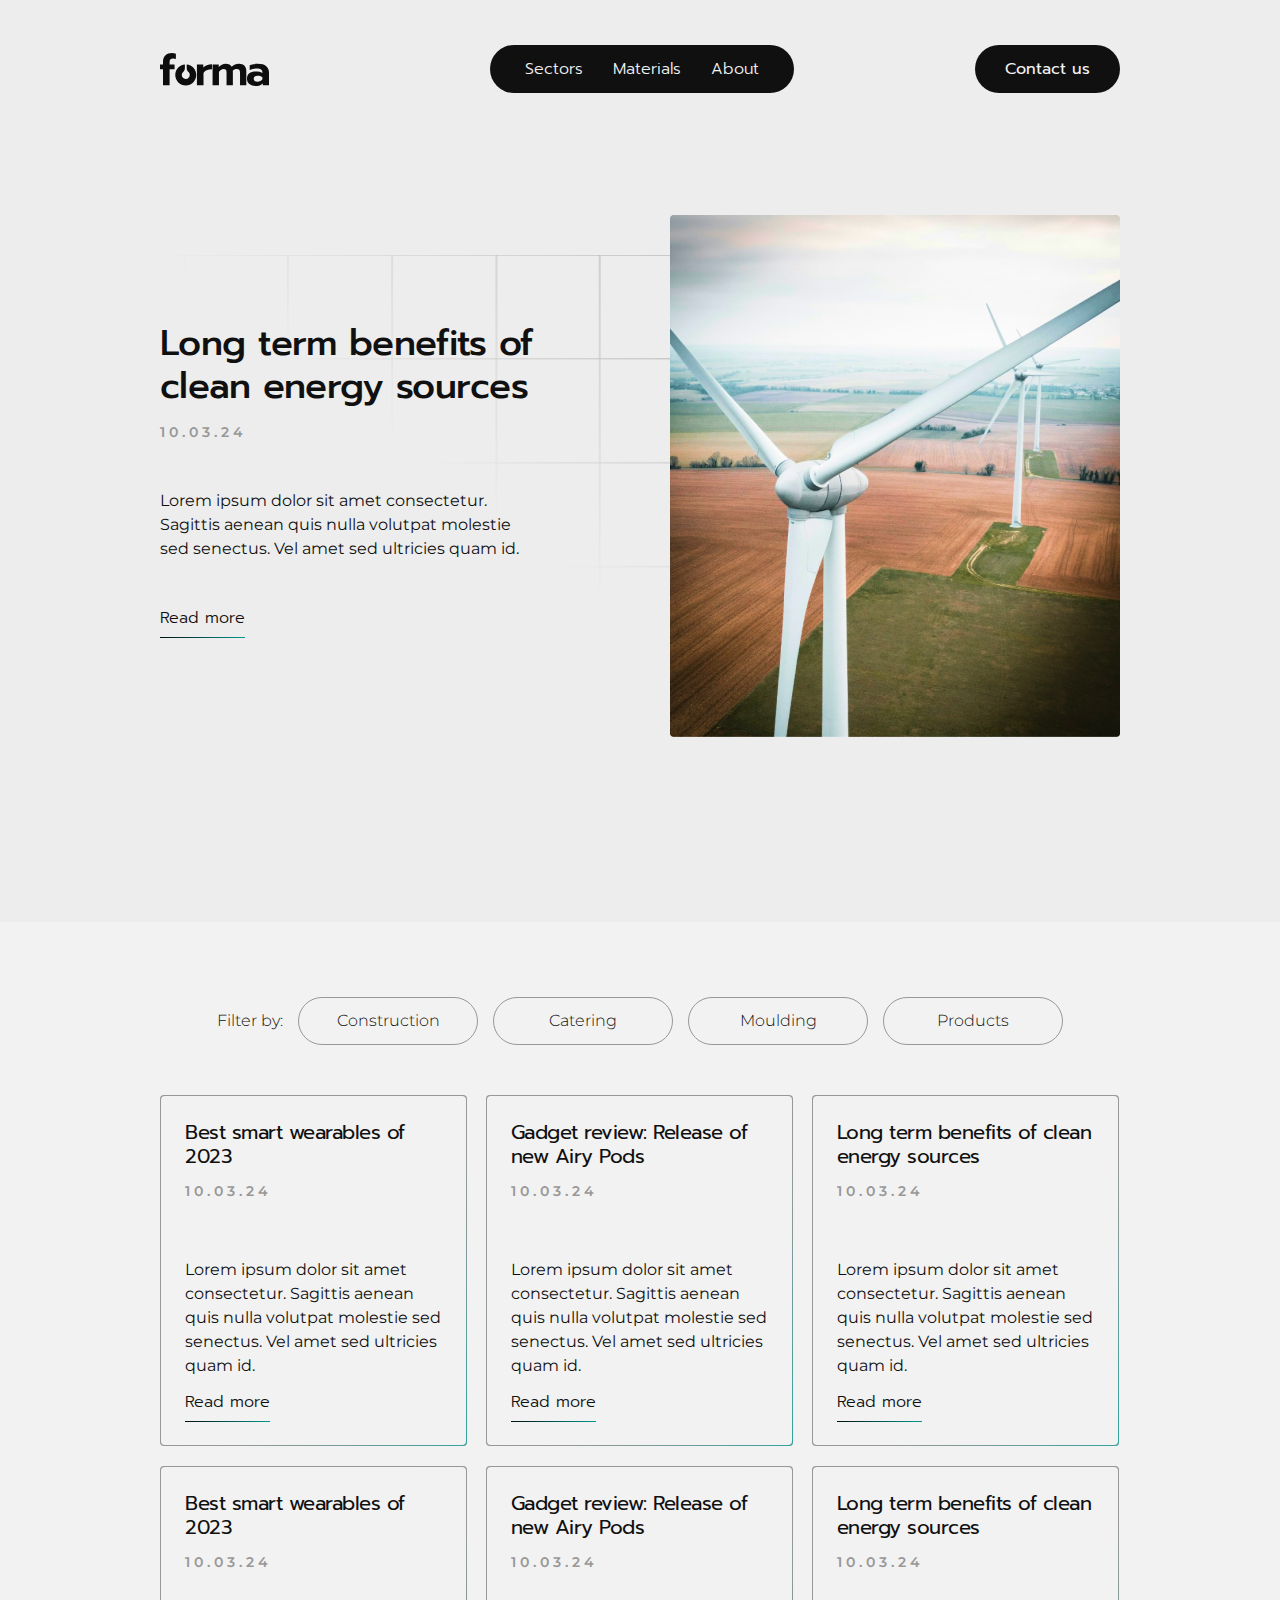
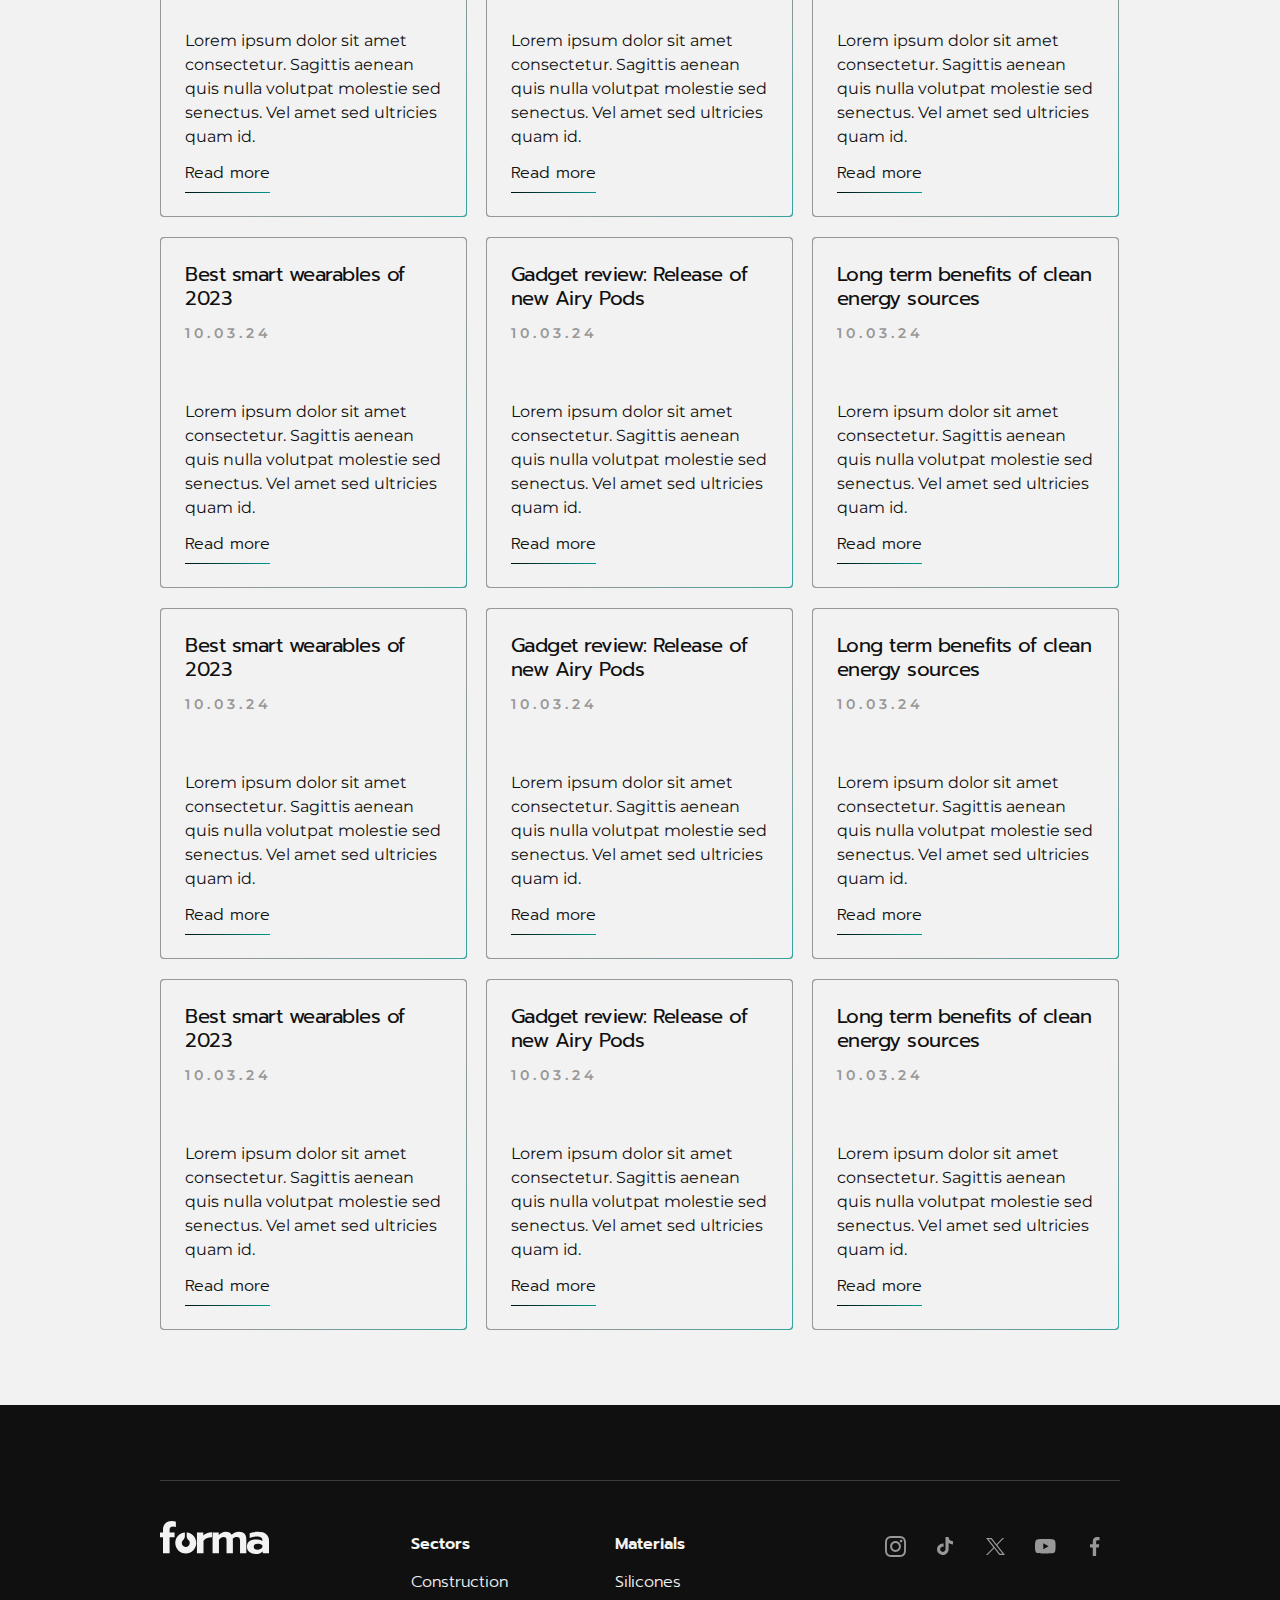
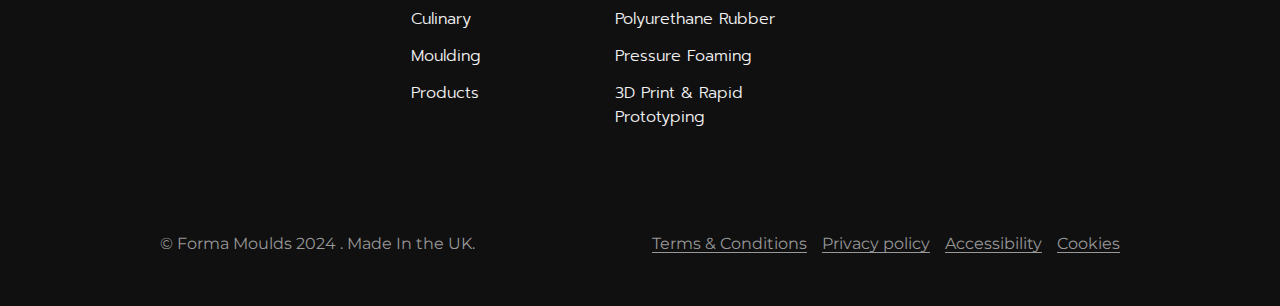
<file: html/news.html>
<!doctype html>
<html lang="en">
<head>
	<meta charset="UTF-8">
	<meta name="viewport"
				content="width=device-width, user-scalable=no, initial-scale=1.0, maximum-scale=1.0, minimum-scale=1.0">
	<meta http-equiv="X-UA-Compatible" content="ie=edge">
	<title>Forma</title>

	
	<!-- Main style -->
	<link rel="stylesheet" href="css/normalize.css"/>
	<link rel="preconnect" href="https://fonts.googleapis.com">
	<link rel="preconnect" href="https://fonts.gstatic.com" crossorigin>
	<link href="https://fonts.googleapis.com/css2?family=Montserrat:ital,wght@0,100..900;1,100..900&family=Prompt:ital,wght@0,100;0,200;0,300;0,400;0,500;0,600;0,700;0,800;0,900;1,100;1,200;1,300;1,400;1,500;1,600;1,700;1,800;1,900&display=swap" rel="stylesheet">
	<link rel="stylesheet" type="text/css" href="fonts/FA5PRO-master/css/all.css"/>
	<link rel="stylesheet" href="css/jquery.fancybox.min.css"/>
	<link rel="stylesheet" type="text/css" href="css/nice-select.css"/>
	<link rel="stylesheet" type="text/css" href="css/swiper.min.css"/>
	<link rel="stylesheet" type="text/css" href="css/aos.css"/>
	<link rel="stylesheet" type="text/css" href="css/styles.css"/>
	<link rel="stylesheet" type="text/css" href="css/responsive.css"/>
	
</head>
<body>

  <header class="logo-black no-anim">
		<div class="top-line" >
			<div class="content-width" data-aos="fade-down"  data-aos-delay="500" data-aos-duration="1000">
				<div class="logo-wrap">
					<a href="index.html">
						<img src="img/logo.svg" alt="">
					</a>
				</div>
				<nav class="top-menu">
					<ul class="menu">
						<li>
							<a href="construction.html">Sectors</a>
							<ul class="sub-menu">
								<li><a href="#">Construction</a></li>
								<li><a href="#">Culinary</a></li>
								<li><a href="#">Moulding</a></li>
								<li><a href="#">Products</a></li>
							</ul>
						</li>
						
						<li><a href="materials.html">Materials</a></li>
						<li><a href="about.html">About</a></li>

					</ul>
				</nav>
				<div class="btn-wrap">
					<a href="contact.html" class="btn-black">Contact us</a>
				</div>
				<div class="open-menu">
					<a href="#">
						<span></span>
						<span></span>
						<span></span>
					</a>
				</div>
			</div>
		</div>
  </header>

	<div class="menu-responsive" id="menu-responsive" style="display: none">
		<div class="top">
			<div class="close-menu">
				<a href="#"><i class="fal fa-times"></i></a>
			</div>
		</div>
		<div class="wrap">
			<div class="logo-wrap">
				<a href="index.html">
					<img src="img/logo.svg" alt="">
				</a>
			</div>
			<nav class="mob-menu-wrap">
				<ul class="mob-menu">
					<li class="">
						<a href="construction.html">Sectors</a>
						<ul class="sub-menu">
							<li><a href="#">Construction</a></li>
							<li><a href="#">Culinary</a></li>
							<li><a href="#">Moulding</a></li>
							<li><a href="#">Products</a></li>
						</ul>
					</li>

					<li><a href="materials.html">Materials</a></li>
					<li><a href="about.html">About</a></li>

				</ul>

				<div class="btn-wrap">
					<a href="#" class="btn-head">Contact</a>
				</div>
			</nav>
		</div>
	</div>

	<main>
		
		<section class="news-banner">
			<div class="content-width">
				<div class="bg">
					<img src="img/after-3.png" alt="">
				</div>
				<div class="content">
					<div class="text">
						<h1>Long term benefits of clean energy sources</h1>
						<p class="date">10.03.24</p>
						<div class="text-wrap">
							<p>Lorem ipsum dolor sit amet consectetur. Sagittis aenean quis nulla volutpat molestie sed senectus. Vel amet sed ultricies quam id.</p>
						</div>
						<div class="link-wrap">
							<a href="#" class="link">Read more</a>
						</div>
					</div>
					<figure>
						<img src="img/img-10.jpg" alt="">
					</figure>
				</div>
			</div>
		</section>

		<section class="news-block news">
			<div class="content-width">
				<div class="filter-line">
					<div class="wrap">
						<p>Filter by:</p>
						<form action="#" class="form-filter">
							<div class="input-wrap">
								<input type="checkbox" name="filter1" id="filter1">
								<label for="filter1">Construction</label>
							</div>
							<div class="input-wrap">
								<input type="checkbox" name="filter2" id="filter2">
								<label for="filter2">Catering</label>
							</div>
							<div class="input-wrap">
								<input type="checkbox" name="filter3" id="filter3">
								<label for="filter3">Moulding</label>
							</div>
							<div class="input-wrap">
								<input type="checkbox" name="filter4" id="filter4">
								<label for="filter4">Products</label>
							</div>
						</form>
						
					</div>
				</div>
				<div class="content">
					<div class="item">
						<div class="wrap">
							<div class="title-wrap">
								<h6 class="title-item">Best smart wearables of 2023</h6>
								<p class="date">10.03.24</p>
							</div>
							<div class="text-wrap">
								<p>Lorem ipsum dolor sit amet consectetur. Sagittis aenean quis nulla volutpat molestie sed senectus. Vel amet sed ultricies quam id.</p>
							</div>
							<div class="link-wrap">
								<a href="#" class="link">Read more</a>
							</div>
						</div>
					</div>
					<div class="item">
						<div class="wrap">
							<div class="title-wrap">
								<h6 class="title-item">Gadget review: Release of new Airy Pods</h6>
								<p class="date">10.03.24</p>
							</div>
							<div class="text-wrap">
								<p>Lorem ipsum dolor sit amet consectetur. Sagittis aenean quis nulla volutpat molestie sed senectus. Vel amet sed ultricies quam id.</p>
							</div>
							<div class="link-wrap">
								<a href="#" class="link">Read more</a>
							</div>
						</div>
					</div>
					<div class="item">
						<div class="wrap">
							<div class="title-wrap">
								<h6 class="title-item">Long term benefits of clean energy sources</h6>
								<p class="date">10.03.24</p>
							</div>
							<div class="text-wrap">
								<p>Lorem ipsum dolor sit amet consectetur. Sagittis aenean quis nulla volutpat molestie sed senectus. Vel amet sed ultricies quam id.</p>
							</div>
							<div class="link-wrap">
								<a href="#" class="link">Read more</a>
							</div>
						</div>
					</div>
					<div class="item">
						<div class="wrap">
							<div class="title-wrap">
								<h6 class="title-item">Best smart wearables of 2023</h6>
								<p class="date">10.03.24</p>
							</div>
							<div class="text-wrap">
								<p>Lorem ipsum dolor sit amet consectetur. Sagittis aenean quis nulla volutpat molestie sed senectus. Vel amet sed ultricies quam id.</p>
							</div>
							<div class="link-wrap">
								<a href="#" class="link">Read more</a>
							</div>
						</div>
					</div>
					<div class="item">
						<div class="wrap">
							<div class="title-wrap">
								<h6 class="title-item">Gadget review: Release of new Airy Pods</h6>
								<p class="date">10.03.24</p>
							</div>
							<div class="text-wrap">
								<p>Lorem ipsum dolor sit amet consectetur. Sagittis aenean quis nulla volutpat molestie sed senectus. Vel amet sed ultricies quam id.</p>
							</div>
							<div class="link-wrap">
								<a href="#" class="link">Read more</a>
							</div>
						</div>
					</div>
					<div class="item">
						<div class="wrap">
							<div class="title-wrap">
								<h6 class="title-item">Long term benefits of clean energy sources</h6>
								<p class="date">10.03.24</p>
							</div>
							<div class="text-wrap">
								<p>Lorem ipsum dolor sit amet consectetur. Sagittis aenean quis nulla volutpat molestie sed senectus. Vel amet sed ultricies quam id.</p>
							</div>
							<div class="link-wrap">
								<a href="#" class="link">Read more</a>
							</div>
						</div>
					</div>
					<div class="item">
						<div class="wrap">
							<div class="title-wrap">
								<h6 class="title-item">Best smart wearables of 2023</h6>
								<p class="date">10.03.24</p>
							</div>
							<div class="text-wrap">
								<p>Lorem ipsum dolor sit amet consectetur. Sagittis aenean quis nulla volutpat molestie sed senectus. Vel amet sed ultricies quam id.</p>
							</div>
							<div class="link-wrap">
								<a href="#" class="link">Read more</a>
							</div>
						</div>
					</div>
					<div class="item">
						<div class="wrap">
							<div class="title-wrap">
								<h6 class="title-item">Gadget review: Release of new Airy Pods</h6>
								<p class="date">10.03.24</p>
							</div>
							<div class="text-wrap">
								<p>Lorem ipsum dolor sit amet consectetur. Sagittis aenean quis nulla volutpat molestie sed senectus. Vel amet sed ultricies quam id.</p>
							</div>
							<div class="link-wrap">
								<a href="#" class="link">Read more</a>
							</div>
						</div>
					</div>
					<div class="item">
						<div class="wrap">
							<div class="title-wrap">
								<h6 class="title-item">Long term benefits of clean energy sources</h6>
								<p class="date">10.03.24</p>
							</div>
							<div class="text-wrap">
								<p>Lorem ipsum dolor sit amet consectetur. Sagittis aenean quis nulla volutpat molestie sed senectus. Vel amet sed ultricies quam id.</p>
							</div>
							<div class="link-wrap">
								<a href="#" class="link">Read more</a>
							</div>
						</div>
					</div>
					<div class="item">
						<div class="wrap">
							<div class="title-wrap">
								<h6 class="title-item">Best smart wearables of 2023</h6>
								<p class="date">10.03.24</p>
							</div>
							<div class="text-wrap">
								<p>Lorem ipsum dolor sit amet consectetur. Sagittis aenean quis nulla volutpat molestie sed senectus. Vel amet sed ultricies quam id.</p>
							</div>
							<div class="link-wrap">
								<a href="#" class="link">Read more</a>
							</div>
						</div>
					</div>
					<div class="item">
						<div class="wrap">
							<div class="title-wrap">
								<h6 class="title-item">Gadget review: Release of new Airy Pods</h6>
								<p class="date">10.03.24</p>
							</div>
							<div class="text-wrap">
								<p>Lorem ipsum dolor sit amet consectetur. Sagittis aenean quis nulla volutpat molestie sed senectus. Vel amet sed ultricies quam id.</p>
							</div>
							<div class="link-wrap">
								<a href="#" class="link">Read more</a>
							</div>
						</div>
					</div>
					<div class="item">
						<div class="wrap">
							<div class="title-wrap">
								<h6 class="title-item">Long term benefits of clean energy sources</h6>
								<p class="date">10.03.24</p>
							</div>
							<div class="text-wrap">
								<p>Lorem ipsum dolor sit amet consectetur. Sagittis aenean quis nulla volutpat molestie sed senectus. Vel amet sed ultricies quam id.</p>
							</div>
							<div class="link-wrap">
								<a href="#" class="link">Read more</a>
							</div>
						</div>
					</div>
					<div class="item">
						<div class="wrap">
							<div class="title-wrap">
								<h6 class="title-item">Best smart wearables of 2023</h6>
								<p class="date">10.03.24</p>
							</div>
							<div class="text-wrap">
								<p>Lorem ipsum dolor sit amet consectetur. Sagittis aenean quis nulla volutpat molestie sed senectus. Vel amet sed ultricies quam id.</p>
							</div>
							<div class="link-wrap">
								<a href="#" class="link">Read more</a>
							</div>
						</div>
					</div>
					<div class="item">
						<div class="wrap">
							<div class="title-wrap">
								<h6 class="title-item">Gadget review: Release of new Airy Pods</h6>
								<p class="date">10.03.24</p>
							</div>
							<div class="text-wrap">
								<p>Lorem ipsum dolor sit amet consectetur. Sagittis aenean quis nulla volutpat molestie sed senectus. Vel amet sed ultricies quam id.</p>
							</div>
							<div class="link-wrap">
								<a href="#" class="link">Read more</a>
							</div>
						</div>
					</div>
					<div class="item">
						<div class="wrap">
							<div class="title-wrap">
								<h6 class="title-item">Long term benefits of clean energy sources</h6>
								<p class="date">10.03.24</p>
							</div>
							<div class="text-wrap">
								<p>Lorem ipsum dolor sit amet consectetur. Sagittis aenean quis nulla volutpat molestie sed senectus. Vel amet sed ultricies quam id.</p>
							</div>
							<div class="link-wrap">
								<a href="#" class="link">Read more</a>
							</div>
						</div>
					</div>
				</div>
			</div>
		</section>

	</main>

  <footer>
    <div class="content-width">
			<div class="logo-wrap">
				<a href="index.html">
					<img src="img/logo.svg" alt="">
				</a>
			</div>
			<nav class="footer-menu">
				<div class="item">
					<h6><a href="#">Sectors</a></h6>
					<ul>
						<li><a href="#">Construction</a></li>
						<li><a href="#">Culinary</a></li>
						<li><a href="#">Moulding</a></li>
						<li><a href="#">Products</a></li>
					</ul>
				</div>
				<div class="item">
					<h6><a href="#">Materials</a></h6>
					<ul>
						<li><a href="#">Silicones</a></li>
						<li><a href="#">Polyurethane Rubber</a></li>
						<li><a href="#">Pressure Foaming</a></li>
						<li><a href="#">3D Print & Rapid Prototyping</a></li>
					</ul>
				</div>
			</nav>
			<div class="soc-wrap">
				<ul class="soc-list">
					<li><a href="#"><img src="img/icon-1-1.svg" alt=""></a></li>
					<li><a href="#"><img src="img/icon-1-2.svg" alt=""></a></li>
					<li><a href="#"><img src="img/icon-1-3.svg" alt=""></a></li>
					<li><a href="#"><img src="img/icon-1-4.svg" alt=""></a></li>
					<li><a href="#"><img src="img/icon-1-5.svg" alt=""></a></li>
				</ul>
			</div>
			<div class="bottom">
				<div class="left">
					<p>© Forma Moulds 2024 . Made In the UK.</p>
				</div>
				<div class="right">
					<ul>
						<li><a href="#">Terms & Conditions</a></li>
						<li><a href="#">Privacy policy</a></li>
						<li><a href="#">Accessibility</a></li>
						<li><a href="#">Cookies</a></li>
					</ul>
				</div>
			</div>
    </div>
  </footer>






  <script src="js/jquery.min.js"></script>
	<script src="js/swiper.js"></script>
	<script src="js/jquery.fancybox.min.js"></script>
	<script src="js/jquery.nice-select.min.js"></script>
	<script src="js/jquery.sticky.js"></script>
	<script src="js/aos.js"></script>
	<script src="js/jquery.marquee.min.js"></script>
	<script src="js/gsap.min.js"></script>
	<script src="js/ScrollTrigger.min.js"></script>
	<script src="js/rellax.min.js"></script>
	<script src="js/jquery.animateNumber.min.js"></script>
	<script src="js/cuttr.min.js"></script>
	<script src="js/jquery.validate.min.js"></script>
	<script src="js/script.js"></script>
</body>
</html>
</file>
<file: html/css/nice-select.css>
.nice-select {
  -webkit-tap-highlight-color: transparent;
  background-color: #fff;
  border-radius: 5px;
  border: solid 1px #e8e8e8;
  box-sizing: border-box;
  clear: both;
  cursor: pointer;
  display: block;
  float: left;
  font-family: inherit;
  font-size: 14px;
  font-weight: normal;
  height: 42px;
  line-height: 40px;
  outline: none;
  padding-left: 18px;
  padding-right: 30px;
  position: relative;
  text-align: left !important;
  -webkit-transition: all 0.2s ease-in-out;
  transition: all 0.2s ease-in-out;
  -webkit-user-select: none;
     -moz-user-select: none;
      -ms-user-select: none;
          user-select: none;
  white-space: nowrap;
  width: auto; }
  .nice-select:hover {
    border-color: #dbdbdb; }
  .nice-select:active, .nice-select.open, .nice-select:focus {
    border-color: #999; }
  .nice-select:after {
    border-bottom: 2px solid #999;
    border-right: 2px solid #999;
    content: '';
    display: block;
    height: 5px;
    margin-top: -4px;
    pointer-events: none;
    position: absolute;
    right: 12px;
    top: 50%;
    -webkit-transform-origin: 66% 66%;
        -ms-transform-origin: 66% 66%;
            transform-origin: 66% 66%;
    -webkit-transform: rotate(45deg);
        -ms-transform: rotate(45deg);
            transform: rotate(45deg);
    -webkit-transition: all 0.15s ease-in-out;
    transition: all 0.15s ease-in-out;
    width: 5px; }
  .nice-select.open:after {
    -webkit-transform: rotate(-135deg);
        -ms-transform: rotate(-135deg);
            transform: rotate(-135deg); }
  .nice-select.open .list {
    opacity: 1;
    pointer-events: auto;
    -webkit-transform: scale(1) translateY(0);
        -ms-transform: scale(1) translateY(0);
            transform: scale(1) translateY(0); }
  .nice-select.disabled {
    border-color: #ededed;
    color: #999;
    pointer-events: none; }
    .nice-select.disabled:after {
      border-color: #cccccc; }
  .nice-select.wide {
    width: 100%; }
    .nice-select.wide .list {
      left: 0 !important;
      right: 0 !important; }
  .nice-select.right {
    float: right; }
    .nice-select.right .list {
      left: auto;
      right: 0; }
  .nice-select.small {
    font-size: 12px;
    height: 36px;
    line-height: 34px; }
    .nice-select.small:after {
      height: 4px;
      width: 4px; }
    .nice-select.small .option {
      line-height: 34px;
      min-height: 34px; }
  .nice-select .list {
    background-color: #fff;
    border-radius: 5px;
    box-shadow: 0 0 0 1px rgba(68, 68, 68, 0.11);
    box-sizing: border-box;
    margin-top: 4px;
    opacity: 0;
    overflow: hidden;
    padding: 0;
    pointer-events: none;
    position: absolute;
    top: 100%;
    left: 0;
    -webkit-transform-origin: 50% 0;
        -ms-transform-origin: 50% 0;
            transform-origin: 50% 0;
    -webkit-transform: scale(0.75) translateY(-21px);
        -ms-transform: scale(0.75) translateY(-21px);
            transform: scale(0.75) translateY(-21px);
    -webkit-transition: all 0.2s cubic-bezier(0.5, 0, 0, 1.25), opacity 0.15s ease-out;
    transition: all 0.2s cubic-bezier(0.5, 0, 0, 1.25), opacity 0.15s ease-out;
    z-index: 9; }
    .nice-select .list:hover .option:not(:hover) {
      background-color: transparent !important; }
  .nice-select .option {
    cursor: pointer;
    font-weight: 400;
    line-height: 40px;
    list-style: none;
    min-height: 40px;
    outline: none;
    padding-left: 18px;
    padding-right: 29px;
    text-align: left;
    -webkit-transition: all 0.2s;
    transition: all 0.2s; }
    .nice-select .option:hover, .nice-select .option.focus, .nice-select .option.selected.focus {
      background-color: #f6f6f6; }
    .nice-select .option.selected {
      font-weight: bold; }
    .nice-select .option.disabled {
      background-color: transparent;
      color: #999;
      cursor: default; }

.no-csspointerevents .nice-select .list {
  display: none; }

.no-csspointerevents .nice-select.open .list {
  display: block; }
</file>
<file: html/css/styles.css>
/*&:after {
  content: "";
  display: table;
  clear: both;}*/
body {
  font-family: "Montserrat", sans-serif;
  scroll-behavior: smooth;
  font-style: normal;
  font-weight: 400;
  font-size: 18px;
  line-height: 27px;
  min-width: 320px;
  position: relative;
  background: #101010;
  max-width: 3000px;
  margin: auto;
  color: #f2f2f2; }

header, section, footer {
  margin: auto; }

a {
  text-decoration: none; }
  a:focus {
    outline: none !important; }

a:hover, a:focus, a:active {
  text-decoration: none; }

* {
  -webkit-box-sizing: border-box;
  box-sizing: border-box;
  -webkit-font-smoothing: antialiased;
  -moz-osx-font-smoothing: grayscale; }

a, button {
  -webkit-transition: all .4s ease;
  transition: all .4s ease; }

figure {
  margin: 0; }
  figure img {
    width: auto;
    max-width: 100%;
    vertical-align: top; }

ul {
  margin: 0;
  padding: 0; }
  ul li {
    list-style-type: none; }

p, a {
  color: #f2f2f2;
  margin: 0; }

input {
  -webkit-appearance: none !important;
  -moz-appearance: none !important;
  appearance: none !important; }

.content-width {
  width: 1280px;
  margin: auto; }

h1, h2 {
  margin: 0 0 30px;
  font-family: "Prompt", sans-serif; }

h3 {
  margin: 0 0 30px;
  font-family: "Prompt", sans-serif; }

h4 {
  margin: 0 0 30px;
  font-family: "Prompt", sans-serif; }

h5 {
  margin: 0 0 10px;
  font-family: "Prompt", sans-serif; }

h6 {
  margin: 0 0 10px;
  font-family: "Prompt", sans-serif; }

input:invalid {
  -webkit-box-shadow: none;
          box-shadow: none; }

input, textarea, button {
  outline: none !important; }

/*----------------------------PAGE-HOME----------------------------*/
header {
  position: relative;
  max-height: 0;
  z-index: 999; }

.top-line {
  padding-top: 45px;
  -webkit-transition: all .4s ease;
  transition: all .4s ease; }
  .top-line .content-width {
    display: -webkit-box;
    display: -ms-flexbox;
    display: flex;
    -webkit-box-pack: justify;
        -ms-flex-pack: justify;
            justify-content: space-between;
    -webkit-box-align: center;
        -ms-flex-align: center;
            align-items: center;
    position: relative; }
  .top-line .logo-wrap {
    width: 109px;
    margin-right: 39px;
    -webkit-transition: all .4s ease;
    transition: all .4s ease;
    position: relative; }
    .top-line .logo-wrap img {
      vertical-align: top;
      width: 100%; }

.is-sticky .top-line {
  padding: 10px 0;
  background: rgba(0, 0, 0, 0.7); }

.btn-black {
  display: inline-block;
  height: 48px;
  line-height: 48px;
  background: #101010;
  font-size: 16px;
  color: #f2f2f2;
  padding: 0 30px;
  border-radius: 30px;
  font-family: "Prompt", sans-serif; }
  .btn-black:hover {
    background: #474747; }

.top-menu .menu {
  display: -webkit-box;
  display: -ms-flexbox;
  display: flex;
  grid-gap: 30px;
  padding: 0 35px;
  -webkit-box-align: center;
      -ms-flex-align: center;
          align-items: center;
  height: 48px;
  border-radius: 30px;
  background: #101010; }
  .top-menu .menu > li {
    position: relative; }
    .top-menu .menu > li:after {
      position: absolute;
      top: 99%;
      left: 0;
      width: 100%;
      content: '';
      height: 30px; }
    .top-menu .menu > li > a {
      font-size: 16px;
      line-height: 24px;
      color: #f2f2f2;
      font-family: "Prompt", sans-serif;
      display: inline-block;
      font-weight: 300;
      position: relative;
      z-index: 2; }
      .top-menu .menu > li > a:after {
        position: absolute;
        bottom: 0;
        left: 0;
        content: '';
        height: 1px;
        transition: transform 0.5s ease-in-out, -webkit-transform 0.5s ease-in-out !important;
        width: 100%;
        -webkit-transform: scaleX(0);
                transform: scaleX(0);
        background: #00a99d;
        -webkit-transform-origin: right;
                transform-origin: right; }
      .top-menu .menu > li > a:hover {
        color: #fff; }
        .top-menu .menu > li > a:hover:after {
          -webkit-transform: scaleX(1);
                  transform: scaleX(1);
          -webkit-transform-origin: left;
                  transform-origin: left; }
    .top-menu .menu > li:hover .sub-menu {
      opacity: 1;
      pointer-events: auto;
      -webkit-transform: scale(1) translateY(0);
      transform: scale(1) translateY(0); }
    .top-menu .menu > li:hover > a {
      color: #f2f2f2 !important; }
      .top-menu .menu > li:hover > a:after {
        -webkit-transform: scaleX(1);
                transform: scaleX(1);
        -webkit-transform-origin: left;
                transform-origin: left; }
  .top-menu .menu:hover li a {
    color: #989898; }
    .top-menu .menu:hover li a:hover {
      color: #f2f2f2; }
.top-menu .sub-menu {
  position: absolute;
  top: calc(100% + 30px);
  left: -35px;
  min-width: 206px;
  border-radius: 8px;
  padding: 15px 35px;
  background: #101010;
  opacity: 0;
  overflow: hidden;
  pointer-events: none;
  z-index: 9;
  -webkit-transition: all .4s ease;
  transition: all .4s ease; }
  .top-menu .sub-menu a {
    font-size: 16px;
    line-height: 24px;
    font-weight: 300;
    color: #989898;
    position: relative;
    display: inline-block; }
    .top-menu .sub-menu a:after {
      position: absolute;
      bottom: 0;
      left: 0;
      content: '';
      height: 1px;
      transition: transform 0.5s ease-in-out, -webkit-transform 0.5s ease-in-out !important;
      width: 100%;
      -webkit-transform: scaleX(0);
              transform: scaleX(0);
      background: #00a99d;
      -webkit-transform-origin: right;
              transform-origin: right; }
    .top-menu .sub-menu a:hover {
      color: #fff; }
      .top-menu .sub-menu a:hover:after {
        -webkit-transform: scaleX(1);
                transform: scaleX(1);
        -webkit-transform-origin: left;
                transform-origin: left; }
  .top-menu .sub-menu li {
    margin-bottom: 10px; }
  .top-menu .sub-menu li:last-child {
    margin-bottom: 0; }

.bg {
  position: absolute;
  top: 0;
  left: 0;
  right: 0;
  bottom: 0;
  overflow: hidden; }

.bg + * {
  position: relative;
  z-index: 2; }

.home-banner {
  position: relative; }
  .home-banner .content-width {
    position: relative;
    min-height: 100vh;
    padding: 150px 0 78px;
    display: -webkit-box;
    display: -ms-flexbox;
    display: flex;
    -webkit-box-align: end;
        -ms-flex-align: end;
            align-items: flex-end; }
  .home-banner .logo-head {
    position: absolute;
    top: 50%;
    left: 50%;
    -webkit-transform: scale(3) translate(-50%, -50%);
            transform: scale(3) translate(-50%, -50%);
    opacity: 0;
    -webkit-animation: 3.2s logo-block linear both;
            animation: 3.2s logo-block linear both;
    -webkit-transform-origin: top left;
            transform-origin: top left; }
  .home-banner .bg .bg-img {
    width: 100%;
    height: 100%;
    -o-object-fit: cover;
       object-fit: cover; }
  .home-banner .content {
    display: -webkit-box;
    display: -ms-flexbox;
    display: flex;
    -webkit-box-pack: justify;
        -ms-flex-pack: justify;
            justify-content: space-between;
    -ms-flex-wrap: wrap;
        flex-wrap: wrap;
    -webkit-box-align: end;
        -ms-flex-align: end;
            align-items: flex-end;
    width: 100%; }
  .home-banner .text {
    width: 50%; }
    .home-banner .text p {
      width: 360px;
      max-width: 100%; }
  .home-banner h1 {
    font-weight: 500;
    font-size: 42px;
    line-height: 50px;
    margin-bottom: 25px;
    letter-spacing: -1px; }
  .home-banner .btn-wrap {
    width: -webkit-fit-content;
    width: -moz-fit-content;
    width: fit-content; }

.top-line .logo-wrap a {
  position: relative;
  top: 0;
  left: 0;
  opacity: 0;
  -webkit-animation: 3s logo ease-in-out both;
          animation: 3s logo ease-in-out both; }

@-webkit-keyframes logo {
  0% {
    opacity: 0; }
  95% {
    opacity: 0; }
  100% {
    opacity: 1; } }

@keyframes logo {
  0% {
    opacity: 0; }
  95% {
    opacity: 0; }
  100% {
    opacity: 1; } }
@-webkit-keyframes logo-block {
  0% {
    top: 50%;
    left: 50%;
    -webkit-transform: scale(3) translate(-50%, -50%);
            transform: scale(3) translate(-50%, -50%);
    opacity: 0; }
  20% {
    top: 50%;
    left: 50%;
    -webkit-transform: scale(2.5) translate(-50%, -50%);
            transform: scale(2.5) translate(-50%, -50%);
    opacity: 1; }
  80% {
    top: 50%;
    left: 50%;
    -webkit-transform: scale(1) translate(-50%, -50%);
            transform: scale(1) translate(-50%, -50%);
    opacity: 1; }
  95% {
    top: 53px;
    left: 0;
    -webkit-transform: scale(1) translate(0, 0);
            transform: scale(1) translate(0, 0);
    opacity: 1; }
  100% {
    top: 53px;
    left: 0;
    -webkit-transform: scale(1) translate(0, 0);
            transform: scale(1) translate(0, 0);
    opacity: 0; } }
@keyframes logo-block {
  0% {
    top: 50%;
    left: 50%;
    -webkit-transform: scale(3) translate(-50%, -50%);
            transform: scale(3) translate(-50%, -50%);
    opacity: 0; }
  20% {
    top: 50%;
    left: 50%;
    -webkit-transform: scale(2.5) translate(-50%, -50%);
            transform: scale(2.5) translate(-50%, -50%);
    opacity: 1; }
  80% {
    top: 50%;
    left: 50%;
    -webkit-transform: scale(1) translate(-50%, -50%);
            transform: scale(1) translate(-50%, -50%);
    opacity: 1; }
  95% {
    top: 53px;
    left: 0;
    -webkit-transform: scale(1) translate(0, 0);
            transform: scale(1) translate(0, 0);
    opacity: 1; }
  100% {
    top: 53px;
    left: 0;
    -webkit-transform: scale(1) translate(0, 0);
            transform: scale(1) translate(0, 0);
    opacity: 0; } }
.btn-play {
  display: -webkit-box;
  display: -ms-flexbox;
  display: flex;
  width: -webkit-fit-content;
  width: -moz-fit-content;
  width: fit-content;
  height: 58px;
  padding: 8px;
  border: 1px solid #3a3a3a;
  background: rgba(16, 16, 16, 0.5);
  border-radius: 30px; }
  .btn-play .icon-wrap {
    width: 42px;
    height: 42px;
    overflow: hidden;
    border-radius: 100%;
    position: relative;
    margin-right: 15px;
    display: block;
    background: #1a1a1a; }
    .btn-play .icon-wrap:after {
      width: 70px;
      height: 70px;
      position: absolute;
      top: 0;
      margin-top: -15px;
      left: 35px;
      content: '';
      -webkit-filter: blur(5px);
              filter: blur(5px);
      background: #00a99d;
      -webkit-transition: all .4s ease;
      transition: all .4s ease; }
    .btn-play .icon-wrap img {
      position: absolute;
      top: 50%;
      left: 50%;
      -webkit-transform: translate(-50%, -50%);
              transform: translate(-50%, -50%);
      z-index: 10;
      margin-left: 2px; }
    .btn-play .icon-wrap .bg-span {
      background: #101010;
      display: inline-block;
      position: absolute;
      top: 50%;
      left: 50%;
      -webkit-transform: translate(-50%, -50%);
              transform: translate(-50%, -50%);
      z-index: 2;
      height: 38px;
      width: 38px;
      border-radius: 100%; }
  .btn-play .text-wrap {
    width: 116px;
    display: -webkit-box;
    display: -ms-flexbox;
    display: flex;
    -webkit-box-orient: vertical;
    -webkit-box-direction: normal;
        -ms-flex-direction: column;
            flex-direction: column;
    -webkit-box-pack: center;
        -ms-flex-pack: center;
            justify-content: center;
    font-family: "Prompt", sans-serif;
    font-weight: 400; }
    .btn-play .text-wrap .white {
      display: inline-block;
      font-size: 16px;
      line-height: 24px;
      color: #f2f2f2; }
    .btn-play .text-wrap .grey {
      display: inline-block;
      font-size: 16px;
      line-height: 24px;
      color: #989898; }
  .btn-play:hover .icon-wrap:after {
    left: -10px; }

.about {
  background: #f2f2f2;
  padding: 155px 0 150px; }
  .about .content-width {
    display: -webkit-box;
    display: -ms-flexbox;
    display: flex;
    -webkit-box-pack: justify;
        -ms-flex-pack: justify;
            justify-content: space-between;
    -ms-flex-wrap: wrap;
        flex-wrap: wrap; }
  .about .title-wrap {
    width: 43%; }
  .about h2 {
    color: #101010; }
  .about .text {
    width: 40.5%;
    padding-top: 42px; }
    .about .text p {
      margin-bottom: 20px;
      color: #101010; }
    .about .text p:last-child {
      margin-bottom: 0; }
  .about .logo-wrap {
    margin-top: 125px;
    display: -webkit-box;
    display: -ms-flexbox;
    display: flex;
    -webkit-box-pack: justify;
        -ms-flex-pack: justify;
            justify-content: space-between;
    -ms-flex-wrap: wrap;
        flex-wrap: wrap;
    overflow: hidden;
    -webkit-box-align: center;
        -ms-flex-align: center;
            align-items: center; }
    .about .logo-wrap p {
      font-size: 16px;
      line-height: 24px;
      width: 120px;
      margin: 0;
      color: #101010; }
  .about .marquee {
    width: calc(100% - 150px);
    overflow: hidden; }
  .about .js-marquee {
    display: -webkit-box;
    display: -ms-flexbox;
    display: flex;
    -webkit-box-align: center;
        -ms-flex-align: center;
            align-items: center; }
    .about .js-marquee .item {
      margin-right: 50px; }
  .about .js-marquee-wrapper {
    display: -webkit-box;
    display: -ms-flexbox;
    display: flex;
    -webkit-box-align: center;
        -ms-flex-align: center;
            align-items: center; }

.label {
  font-family: "Montserrat", sans-serif;
  font-size: 14px;
  line-height: 17px;
  margin-bottom: 25px;
  text-transform: uppercase;
  color: #101010;
  letter-spacing: 4px; }

h2 {
  font-weight: 400;
  font-size: 36px;
  letter-spacing: -1px;
  line-height: 43px; }
  h2 span {
    -webkit-transition: all .4s ease;
    transition: all .4s ease;
    color: #00a99d;
    opacity: 0.3; }

.black .label {
  color: #f2f2f2; }

.info-block {
  padding: 172px 0 100px;
  position: relative; }
  .info-block:after {
    bottom: -15%;
    left: 50%;
    position: absolute;
    width: 100%;
    height: 300px;
    -webkit-transform: translate(-50%, 0);
            transform: translate(-50%, 0);
    content: '';
    background: radial-gradient(circle, rgba(0, 169, 157, 0.2) 0%, rgba(0, 0, 0, 0) 100%);
    -webkit-filter: blur(100px);
            filter: blur(100px); }
  .info-block .content {
    margin-top: 62px;
    border: 1px solid #3a3a3a;
    border-radius: 3px;
    overflow: hidden;
    background: #101010;
    position: relative;
    z-index: 2; }
  .info-block .img-bg {
    height: 490px;
    position: relative;
    padding: 42px 55px;
    display: -webkit-box;
    display: -ms-flexbox;
    display: flex;
    -webkit-box-align: end;
        -ms-flex-align: end;
            align-items: flex-end; }
    .info-block .img-bg .btn-wrap-play {
      position: absolute;
      z-index: 5;
      top: 40px;
      right: 11px; }
  .info-block .bg img {
    position: absolute;
    top: 0;
    left: 0;
    width: 100%;
    height: 100%;
    -o-object-fit: cover;
       object-fit: cover; }
  .info-block .text {
    width: 350px; }
    .info-block .text p {
      margin-bottom: 20px;
      font-size: 16px;
      line-height: 24px; }
  .info-block h5 {
    font-size: 24px;
    line-height: 29px;
    font-weight: 400;
    margin-bottom: 25px; }
  .info-block .btn-wrap {
    display: -webkit-box;
    display: -ms-flexbox;
    display: flex;
    -webkit-box-pack: justify;
        -ms-flex-pack: justify;
            justify-content: space-between;
    -ms-flex-wrap: wrap;
        flex-wrap: wrap;
    grid-gap: 15px 20px;
    padding: 30px 30px; }
    .info-block .btn-wrap a {
      width: calc(25% - 16px); }

.link {
  display: inline-block;
  position: relative;
  font-size: 16px;
  line-height: 24px;
  color: #f2f2f2;
  font-family: "Prompt", sans-serif;
  font-weight: 300;
  z-index: 2; }
  .link:after {
    position: absolute;
    bottom: -8px;
    left: 0;
    content: '';
    height: 1px;
    transition: transform 0.5s ease-in-out, -webkit-transform 0.5s ease-in-out !important;
    width: 100%;
    -webkit-transform: scaleX(1);
            transform: scaleX(1);
    -webkit-transform-origin: right;
            transform-origin: right;
    background: linear-gradient(177deg, black 0%, #00a99d 100%); }
  .link:hover {
    color: #fff; }
    .link:hover:after {
      -webkit-transform: scaleX(1);
              transform: scaleX(1);
      -webkit-transform-origin: left;
              transform-origin: left;
      background: #00a99d; }

.link-white:after {
  background: linear-gradient(177deg, #f2f2f2 0%, #00a99d 100%); }

.btn-border {
  height: 48px;
  line-height: 44px;
  padding: 2px;
  position: relative;
  color: #989898;
  overflow: hidden;
  background: #3a3a3a;
  border-radius: 30px;
  font-size: 16px;
  display: inline-block;
  text-align: center;
  font-weight: 300; }
  .btn-border:after {
    width: 150%;
    height: 70px;
    position: absolute;
    top: 0;
    margin-top: -15px;
    left: -200%;
    content: '';
    -webkit-filter: blur(5px);
            filter: blur(5px);
    background: #00a99d;
    -webkit-transition: all .4s ease;
    transition: all .4s ease; }
  .btn-border span {
    height: 44px;
    display: inline-block;
    padding: 0 30px;
    min-width: 100%;
    background: #101010;
    z-index: 9;
    position: relative;
    border-radius: 30px; }
  .btn-border:hover {
    color: #f2f2f2; }
    .btn-border:hover:after {
      left: -30%; }

.services {
  padding: 175px 0 150px; }
  .services .title-wrap {
    width: 430px; }
  .services .content {
    margin: -160px 0 0 255px;
    width: calc(100% - 255px);
    position: relative; }
    .services .content .wrap {
      display: -webkit-box;
      display: -ms-flexbox;
      display: flex;
      -webkit-box-pack: justify;
          -ms-flex-pack: justify;
              justify-content: space-between;
      -ms-flex-wrap: wrap;
          flex-wrap: wrap;
      grid-gap: 145px 0;
      -webkit-box-orient: horizontal;
      -webkit-box-direction: reverse;
          -ms-flex-direction: row-reverse;
              flex-direction: row-reverse;
      padding-top: 230px;
      padding-top: 0;
      height: -webkit-fit-content;
      height: -moz-fit-content;
      height: fit-content; }
  .services .item {
    width: calc(50% - 40px);
    position: relative;
    background: #3a3a3a;
    padding: 1px;
    border-radius: 4px;
    overflow: hidden;
    height: -webkit-fit-content;
    height: -moz-fit-content;
    height: fit-content; }
    .services .item:after {
      width: 120%;
      height: 120%;
      position: absolute;
      top: 70%;
      margin-top: -15px;
      left: 80%;
      content: '';
      -webkit-filter: blur(100px);
              filter: blur(100px);
      background: #00a99d;
      -webkit-transition: all .4s ease;
      transition: all .4s ease; }
    .services .item figure {
      height: 297px;
      overflow: hidden;
      position: relative;
      z-index: 3; }
      .services .item figure img {
        width: 100%;
        height: 100%;
        -o-object-fit: cover;
           object-fit: cover;
        -webkit-transition: all .4s ease;
        transition: all .4s ease;
        -o-object-position: center;
           object-position: center; }
      .services .item figure:hover img {
        -webkit-transform: scale(1.03);
                transform: scale(1.03); }
    .services .item .text {
      background: #101010;
      padding: 22px 20px 30px;
      position: relative;
      z-index: 3; }
      .services .item .text h6 {
        font-size: 24px;
        font-weight: 400;
        line-height: 120%;
        letter-spacing: -0.5px;
        text-align: left;
        min-height: 67px;
        margin-bottom: 10px;
        color: #f2f2f2; }
      .services .item .text p {
        font-size: 16px;
        font-weight: 400;
        line-height: 150%;
        color: #989898;
        min-height: 78px;
        margin-bottom: 15px; }
    .services .item:hover:after {
      top: -10%;
      left: -10%; }
  .services .bg img {
    position: absolute;
    top: 0;
    right: 0; }
  .services .item:nth-child(n + 2) {
    top: 370px; }
  .services .item:nth-child(2n + 3) {
    top: 0; }

.news {
  background: #f2f2f2;
  padding: 142px 0 140px; }
  .news .title {
    margin-bottom: 62px; }
  .news .content {
    display: -webkit-box;
    display: -ms-flexbox;
    display: flex;
    -ms-flex-wrap: wrap;
        flex-wrap: wrap;
    grid-gap: 20px 19px; }
  .news .item {
    background: #989898;
    padding: 1px;
    border-radius: 4px;
    overflow: hidden;
    width: calc(33.33% - 13px);
    position: relative; }
    .news .item .date {
      color: #989898;
      font-size: 14px;
      font-weight: 600;
      line-height: 17px;
      letter-spacing: 4px;
      text-transform: uppercase; }
    .news .item .text-wrap {
      margin: 10px 0 0;
      min-height: 122px; }
      .news .item .text-wrap p {
        color: #101010;
        font-size: 16px;
        font-weight: 400;
        line-height: 150%;
        margin-bottom: 15px; }
      .news .item .text-wrap p:last-child {
        margin-bottom: 0; }
    .news .item:after {
      width: 120%;
      height: 120%;
      position: absolute;
      top: 70%;
      margin-top: -15px;
      left: 80%;
      content: '';
      -webkit-filter: blur(100px);
              filter: blur(100px);
      background: #00a99d;
      -webkit-transition: all .4s ease;
      transition: all .4s ease; }
    .news .item .title-wrap {
      min-height: 128px; }
    .news .item .wrap {
      padding: 24px 24px 54px;
      position: relative;
      height: 100%;
      background: #f2f2f2;
      z-index: 3;
      border-radius: 4px; }
    .news .item .link-wrap {
      position: absolute;
      bottom: 31px;
      left: 24px; }
    .news .item:hover:after {
      top: -10%;
      left: -10%; }
  .news .title-item {
    font-size: 24px;
    font-weight: 400;
    line-height: 120%;
    letter-spacing: -0.5px;
    color: #101010;
    margin-bottom: 15px; }
  .news .link {
    color: #101010; }

footer {
  padding: 118px 0 80px; }
  footer .content-width {
    padding-top: 69px;
    border-top: 1px solid #3a3a3a;
    display: -webkit-box;
    display: -ms-flexbox;
    display: flex;
    -webkit-box-pack: justify;
        -ms-flex-pack: justify;
            justify-content: space-between;
    -ms-flex-wrap: wrap;
        flex-wrap: wrap; }
  footer .logo-wrap {
    width: 109px; }
    footer .logo-wrap img {
      width: 100%; }
  footer .soc-wrap {
    width: 300px;
    display: -webkit-box;
    display: -ms-flexbox;
    display: flex;
    -webkit-box-pack: end;
        -ms-flex-pack: end;
            justify-content: flex-end; }
  footer .footer-menu {
    width: calc(100% - 410px);
    display: -webkit-box;
    display: -ms-flexbox;
    display: flex;
    padding: 11px 0 0 14.7%; }
    footer .footer-menu .item {
      width: 285px; }
    footer .footer-menu h6 {
      color: #f2f2f2;
      font-size: 16px;
      font-weight: 600;
      line-height: 24px;
      margin-bottom: 14px; }
      footer .footer-menu h6 a {
        color: #f2f2f2;
        font-size: 16px;
        font-weight: 600;
        line-height: 24px; }
        footer .footer-menu h6 a:hover {
          opacity: 0.7; }
    footer .footer-menu ul li {
      margin-bottom: 13px; }
      footer .footer-menu ul li a {
        color: #f2f2f2;
        font-family: "Prompt", sans-serif;
        font-size: 16px;
        font-weight: 300;
        line-height: 24px;
        letter-spacing: 0; }
        footer .footer-menu ul li a:hover {
          opacity: 0.7; }
    footer .footer-menu ul li:last-child {
      margin-bottom: 0; }
  footer .bottom {
    width: 100%;
    display: -webkit-box;
    display: -ms-flexbox;
    display: flex;
    -webkit-box-pack: justify;
        -ms-flex-pack: justify;
            justify-content: space-between;
    -ms-flex-wrap: wrap;
        flex-wrap: wrap;
    -webkit-box-align: center;
        -ms-flex-align: center;
            align-items: center;
    margin-top: 103px;
    grid-gap: 15px 20px; }
    footer .bottom .left {
      width: calc(50% - 10px); }
      footer .bottom .left p {
        color: #989898;
        font-size: 16px;
        font-weight: 400;
        line-height: 150%; }
    footer .bottom .right {
      width: calc(50% - 10px);
      display: -webkit-box;
      display: -ms-flexbox;
      display: flex;
      -webkit-box-pack: end;
          -ms-flex-pack: end;
              justify-content: flex-end; }
      footer .bottom .right ul {
        display: -webkit-box;
        display: -ms-flexbox;
        display: flex;
        -webkit-box-pack: end;
            -ms-flex-pack: end;
                justify-content: flex-end;
        -ms-flex-wrap: wrap;
            flex-wrap: wrap;
        grid-gap: 15px 30px; }
        footer .bottom .right ul a {
          display: inline-block;
          position: relative;
          color: #989898;
          font-size: 16px;
          font-weight: 400;
          line-height: 150%; }
          footer .bottom .right ul a:after {
            position: absolute;
            bottom: 3px;
            left: 0;
            width: 100%;
            content: '';
            height: 1px;
            background: #989898;
            -webkit-transition: all .4s ease;
            transition: all .4s ease;
            -webkit-transform-origin: left;
                    transform-origin: left; }
          footer .bottom .right ul a:hover {
            color: #f2f2f2; }
            footer .bottom .right ul a:hover:after {
              background: #f2f2f2;
              -webkit-transform: scaleX(0);
                      transform: scaleX(0); }

.soc-list {
  display: -webkit-box;
  display: -ms-flexbox;
  display: flex;
  grid-gap: 0; }
  .soc-list li a {
    display: -webkit-box;
    display: -ms-flexbox;
    display: flex;
    -webkit-box-pack: center;
        -ms-flex-pack: center;
            justify-content: center;
    -webkit-box-align: center;
        -ms-flex-align: center;
            align-items: center;
    position: relative;
    width: 50px;
    height: 50px; }
    .soc-list li a img {
      position: relative;
      z-index: 3; }
    .soc-list li a:after {
      position: absolute;
      top: 50%;
      left: 50%;
      content: '';
      -webkit-filter: blur(10px);
              filter: blur(10px);
      opacity: 0.3;
      background: #00a99d;
      -webkit-transform: scale(0) translate(-50%, -50%);
              transform: scale(0) translate(-50%, -50%);
      -webkit-transform-origin: top left;
              transform-origin: top left;
      -webkit-transition: all .4s ease;
      transition: all .4s ease;
      display: block;
      width: 100%;
      height: 100%; }
    .soc-list li a:hover img {
      -webkit-filter: brightness(0) saturate(100%) invert(43%) sepia(90%) saturate(1503%) hue-rotate(143deg) brightness(92%) contrast(101%);
              filter: brightness(0) saturate(100%) invert(43%) sepia(90%) saturate(1503%) hue-rotate(143deg) brightness(92%) contrast(101%); }
    .soc-list li a:hover:after {
      -webkit-transform: scale(0) translate(-50%, -50%);
              transform: scale(0) translate(-50%, -50%); }

.open-menu {
  display: none; }

/*---------------------------END-PAGE-HOME----------------------------*/
/*---------------------------PAGE-CONSTRUCTION----------------------------*/
.sector-banner .bg .after {
  position: absolute;
  top: 0;
  right: 0;
  max-height: 100%; }
.sector-banner h1 {
  font-size: 42px;
  font-weight: 500;
  line-height: 120%;
  letter-spacing: -1px;
  margin-bottom: 30px; }
.sector-banner .content {
  width: 595px; }
.sector-banner .content-width {
  -webkit-box-align: center;
      -ms-flex-align: center;
          align-items: center;
  padding-bottom: 65px; }

.breadcrumb {
  display: -webkit-box;
  display: -ms-flexbox;
  display: flex;
  margin-bottom: 32px;
  width: 100%; }
  .breadcrumb a {
    text-decoration: underline;
    font-size: 16px;
    font-weight: 300;
    line-height: 24px;
    font-family: "Prompt", sans-serif; }
    .breadcrumb a:hover {
      opacity: 0.7; }
  .breadcrumb span {
    display: inline-block;
    font-size: 16px;
    font-weight: 300;
    line-height: 24px;
    margin: 0 25px; }

.services-4x {
  position: relative;
  padding-bottom: 250px; }
  .services-4x:after {
    bottom: -5%;
    left: 50%;
    position: absolute;
    width: 100%;
    height: 300px;
    -webkit-transform: translate(-50%, 0);
            transform: translate(-50%, 0);
    content: '';
    background: radial-gradient(circle, rgba(0, 169, 157, 0.2) 0%, rgba(0, 0, 0, 0) 100%);
    -webkit-filter: blur(100px);
            filter: blur(100px); }
  .services-4x .wrap {
    padding-bottom: 200px; }
  .services-4x .content {
    margin-bottom: 0; }

.img-3d {
  padding: 100px 0 10px;
  overflow: hidden; }
  .img-3d .title-wrap {
    width: 400px;
    position: relative;
    z-index: 2; }
    .img-3d .title-wrap p {
      font-size: 16px;
      font-weight: 400;
      line-height: 150%;
      color: #989898; }
  .img-3d .content {
    position: relative;
    margin-top: -430px; }
    .img-3d .content figure {
      width: 110%;
      max-width: 110%;
      position: relative;
      left: -65px;
      z-index: 3;
      margin-bottom: -150px; }
      .img-3d .content figure img {
        width: 100%;
        height: auto; }
  .img-3d h2 {
    font-size: 42px;
    font-weight: 500;
    line-height: 120%;
    margin-bottom: 33px; }
  .img-3d .text {
    position: absolute;
    top: 24%;
    right: 0;
    z-index: 1; }
    .img-3d .text .item {
      position: relative;
      display: -webkit-box;
      display: -ms-flexbox;
      display: flex;
      -webkit-box-orient: vertical;
      -webkit-box-direction: normal;
          -ms-flex-direction: column;
              flex-direction: column;
      -webkit-box-align: end;
          -ms-flex-align: end;
              align-items: flex-end;
      padding: 31px 0 27px; }
      .img-3d .text .item:before {
        position: absolute;
        top: 0;
        right: 0;
        height: 1px;
        content: '';
        width: 500px;
        background: #989898; }
    .img-3d .text .number {
      font-family: "Prompt", sans-serif;
      font-size: 110px;
      font-weight: 400;
      line-height: 120%;
      letter-spacing: -1px;
      margin-bottom: 0;
      text-align: right; }
    .img-3d .text p {
      font-family: "Prompt", sans-serif;
      font-size: 24px;
      font-weight: 400;
      line-height: 120%;
      letter-spacing: -2%;
      text-align: right;
      margin: 0; }
    .img-3d .text .item-2:before {
      width: 620px; }
    .img-3d .text .item-2 .number {
      width: 208px; }
      .img-3d .text .item-2 .number span {
        width: 100%;
        display: block;
        overflow: hidden; }
    .img-3d .text .item-3:before {
      width: 700px; }
    .img-3d .text .item-4:before {
      width: 900px; }

.img-text-white {
  padding: 140px 0 170px;
  background: #f2f2f2; }
  .img-text-white .top {
    display: -webkit-box;
    display: -ms-flexbox;
    display: flex;
    -webkit-box-pack: justify;
        -ms-flex-pack: justify;
            justify-content: space-between;
    -ms-flex-wrap: wrap;
        flex-wrap: wrap; }
  .img-text-white .title-wrap {
    width: 477px; }
    .img-text-white .title-wrap .label {
      margin-bottom: 25px;
      color: #101010; }
    .img-text-white .title-wrap .title-h3 {
      margin: 0;
      color: #101010;
      font-weight: 400;
      font-size: 24px;
      line-height: 120%;
      letter-spacing: -1px; }
  .img-text-white .text {
    position: relative;
    top: 140px;
    width: 575px; }
    .img-text-white .text p {
      color: #101010;
      font-size: 16px;
      font-weight: 400;
      line-height: 150%;
      margin-bottom: 20px; }
    .img-text-white .text p:last-child {
      margin-bottom: 0; }
  .img-text-white .content {
    position: relative;
    z-index: 2;
    margin-top: 320px;
    padding-left: 70px; }
    .img-text-white .content .wrap {
      display: -webkit-box;
      display: -ms-flexbox;
      display: flex;
      -webkit-box-pack: justify;
          -ms-flex-pack: justify;
              justify-content: space-between;
      -ms-flex-wrap: wrap;
          flex-wrap: wrap; }
    .img-text-white .content .img {
      width: 450px;
      position: relative;
      top: -100px; }
      .img-text-white .content .img img {
        width: 100%;
        height: auto; }
    .img-text-white .content .img-2 {
      top: 0; }
  .img-text-white .bg img {
    position: absolute;
    top: 0;
    right: 0; }

.materials {
  padding: 140px 0 150px;
  position: relative; }
  .materials:after {
    bottom: -5%;
    left: 50%;
    position: absolute;
    width: 100%;
    height: 300px;
    -webkit-transform: translate(-50%, 0);
    transform: translate(-50%, 0);
    content: '';
    background: radial-gradient(circle, rgba(0, 169, 157, 0.2) 0%, rgba(0, 0, 0, 0) 100%);
    -webkit-filter: blur(100px);
    filter: blur(100px); }
  .materials .content-width {
    position: relative;
    z-index: 1; }
  .materials .label {
    color: #f2f2f2; }
  .materials .top {
    width: 100%;
    margin-bottom: 61px; }
  .materials .content {
    display: -webkit-box;
    display: -ms-flexbox;
    display: flex;
    -webkit-box-pack: justify;
        -ms-flex-pack: justify;
            justify-content: space-between;
    -ms-flex-wrap: wrap;
        flex-wrap: wrap; }
  .materials .accordion {
    width: 39%; }
    .materials .accordion figure {
      display: none; }
  .materials .img-wrap {
    width: 57.3%; }
    .materials .img-wrap figure {
      display: none; }
      .materials .img-wrap figure img {
        width: 100%;
        height: 475px;
        -o-object-fit: cover;
           object-fit: cover; }
    .materials .img-wrap .img-1 {
      display: block; }
  .materials .accordion-panel {
    display: none; }
    .materials .accordion-panel p {
      color: #989898;
      font-size: 16px;
      font-weight: 400;
      line-height: 150%;
      margin-bottom: 20px; }
    .materials .accordion-panel .wrap {
      padding: 0 32px 24px; }
  .materials .accordion-thumb {
    height: 72px;
    padding: 5px 32px;
    display: -webkit-box;
    display: -ms-flexbox;
    display: flex;
    -webkit-box-align: center;
        -ms-flex-align: center;
            align-items: center;
    cursor: pointer; }
    .materials .accordion-thumb p {
      color: #989898;
      font-family: "Prompt", sans-serif;
      font-size: 20px;
      font-weight: 400;
      line-height: 120%;
      letter-spacing: -1px;
      -webkit-transition: all .4s ease;
      transition: all .4s ease; }
    .materials .accordion-thumb:hover p {
      color: #f2f2f2; }
  .materials .accordion-item {
    margin-bottom: 24px;
    border-radius: 3px;
    border: 1px solid transparent; }
  .materials .accordion-item:last-child {
    margin-bottom: 0; }
  .materials .is-active {
    border: 1px solid #3a3a3a;
    background: rgba(255, 255, 255, 0.02); }
    .materials .is-active .accordion-thumb p {
      color: #f2f2f2; }

.form-section {
  padding: 222px 0 100px; }
  .form-section .content {
    margin: auto;
    width: 500px;
    max-width: 100%; }
  .form-section .title {
    text-align: center;
    margin-bottom: 33px; }
  .form-section p {
    color: #989898;
    font-size: 16px;
    font-weight: 400;
    line-height: 150%;
    text-align: center; }
  .form-section .form-wrap {
    margin-top: 32px; }

.default-form .input-wrap {
  margin-bottom: 12px; }
  .default-form .input-wrap label {
    display: none; }
  .default-form .input-wrap input {
    width: 100%;
    border: 1px solid #3a3a3a;
    border-radius: 3px;
    height: 60px;
    line-height: 58px;
    padding: 0 30px;
    font-size: 16px;
    color: #fff;
    background: transparent; }
.default-form .nice-select {
  width: 100%;
  border: 1px solid #3a3a3a;
  border-radius: 3px;
  height: 60px;
  line-height: 58px;
  padding: 0 30px;
  font-size: 16px;
  color: #fff;
  background: transparent;
  float: inherit; }
.default-form .nice-select:after {
  right: 20px;
  border-bottom: 2px solid #f2f2f2;
  border-right: 2px solid #f2f2f2;
  width: 9px;
  height: 9px;
  margin-top: -6px; }
.default-form .link {
  background: transparent;
  border: none;
  cursor: pointer; }
.default-form .input-wrap-submit {
  text-align: center;
  margin-top: 30px; }

/*--------------------------END-PAGE-CONSTRUCTION----------------------------*/
/*---------------------------PAGE-MATERIALS----------------------------*/
.materials-banner .bg:after {
  width: 900px;
  height: 80%;
  position: absolute;
  top: 0;
  right: 0;
  content: '';
  background: radial-gradient(circle, rgba(0, 169, 157, 0.2) 0%, rgba(0, 0, 0, 0) 100%);
  -webkit-filter: blur(100px);
  filter: blur(100px); }

.img-text-white.bg-black .title-h3 {
  color: #f2f2f2; }
.img-text-white.bg-black .label {
  color: #f2f2f2; }
.img-text-white.bg-black .text p {
  color: #f2f2f2; }

.service-table-wrap {
  background: #f2f2f2;
  padding: 140px 0 70px; }
  .service-table-wrap .top {
    display: -webkit-box;
    display: -ms-flexbox;
    display: flex;
    -webkit-box-pack: justify;
        -ms-flex-pack: justify;
            justify-content: space-between;
    -ms-flex-wrap: wrap;
        flex-wrap: wrap; }
  .service-table-wrap .title-wrap {
    width: 300px; }
    .service-table-wrap .title-wrap .label {
      margin-bottom: 25px;
      color: #101010; }
    .service-table-wrap .title-wrap .title-h3 {
      margin: 0;
      color: #101010;
      font-weight: 400;
      font-size: 24px;
      line-height: 120%;
      letter-spacing: -1px; }
  .service-table-wrap .text {
    position: relative;
    top: 128px;
    width: 575px; }
    .service-table-wrap .text p {
      color: #101010;
      font-size: 16px;
      font-weight: 400;
      line-height: 150%;
      margin-bottom: 20px; }
    .service-table-wrap .text p:last-child {
      margin-bottom: 0; }
  .service-table-wrap .table {
    margin-top: 157px; }

.table-row {
  display: -webkit-box;
  display: -ms-flexbox;
  display: flex;
  -ms-flex-wrap: wrap;
      flex-wrap: wrap;
  padding: 0 50px 0 32px;
  margin-bottom: 40px; }
  .table-row .data {
    padding: 5px;
    color: #101010;
    font-family: "Prompt", sans-serif;
    font-size: 16px;
    font-weight: 400;
    line-height: 24px;
    text-align: center;
    height: 84px;
    display: -webkit-box;
    display: -ms-flexbox;
    display: flex;
    -webkit-box-align: center;
        -ms-flex-align: center;
            align-items: center;
    -webkit-box-pack: center;
        -ms-flex-pack: center;
            justify-content: center; }
    .table-row .data i {
      font-size: 22px;
      line-height: 1;
      color: #00a99d; }
    .table-row .data .fa-circle-xmark {
      color: #b63636; }
  .table-row .data1 {
    width: 21%;
    padding-left: 0;
    text-align: left;
    -webkit-box-pack: start;
        -ms-flex-pack: start;
            justify-content: flex-start; }
  .table-row .data2 {
    width: 19.75%; }
  .table-row .data3 {
    width: 19.75%; }
  .table-row .data4 {
    width: 19.75%; }
  .table-row .data5 {
    width: 19.75%; }

.table-row:nth-child(2n + 2) {
  border-radius: 3px;
  background: rgba(0, 0, 0, 0.02); }

.table-head {
  margin-bottom: 0; }
  .table-head .data {
    color: #101010;
    font-family: "Prompt", sans-serif;
    font-size: 20px;
    font-weight: 400;
    line-height: 120%;
    letter-spacing: 0;
    text-align: center; }

.documents {
  position: relative;
  padding: 140px 0 100px; }
  .documents:after {
    bottom: -15%;
    left: 50%;
    position: absolute;
    width: 100%;
    height: 300px;
    -webkit-transform: translate(-50%, 0);
    transform: translate(-50%, 0);
    content: '';
    background: radial-gradient(circle, rgba(0, 169, 157, 0.2) 0%, rgba(0, 0, 0, 0) 100%);
    -webkit-filter: blur(100px);
    filter: blur(100px); }
  .documents .top {
    width: 450px;
    margin-bottom: 78px; }
  .documents .label {
    margin-bottom: 25px;
    color: #f2f2f2; }
  .documents .content {
    display: -webkit-box;
    display: -ms-flexbox;
    display: flex;
    -ms-flex-wrap: wrap;
        flex-wrap: wrap;
    grid-gap: 24px 22px; }
  .documents .item {
    width: calc(33.33% - 15px);
    position: relative;
    background: #3a3a3a;
    padding: 1px;
    border-radius: 4px;
    overflow: hidden;
    height: -webkit-fit-content;
    height: -moz-fit-content;
    height: fit-content; }
    .documents .item:after {
      width: 120%;
      height: 120%;
      position: absolute;
      top: 70%;
      margin-top: -15px;
      left: 80%;
      content: '';
      -webkit-filter: blur(100px);
              filter: blur(100px);
      background: #00a99d;
      -webkit-transition: all .4s ease;
      transition: all .4s ease; }
    .documents .item .wrap {
      background: #101010;
      padding: 35px 24px 70px;
      position: relative;
      z-index: 3;
      min-height: 258px;
      border-radius: 4px; }
      .documents .item .wrap .item-title {
        font-size: 20px;
        font-weight: 400;
        line-height: 120%;
        letter-spacing: -0.5px;
        text-align: left;
        min-height: 67px;
        margin-bottom: 6px;
        color: #f2f2f2;
        padding-right: 50px; }
      .documents .item .wrap p {
        font-size: 16px;
        font-weight: 400;
        line-height: 150%;
        color: #989898;
        margin-bottom: 15px; }
      .documents .item .wrap .icon-wrap {
        border: 1px solid #3a3a3a;
        position: absolute;
        top: 24px;
        right: 22px;
        width: 50px;
        height: 50px;
        border-radius: 100%;
        display: -webkit-box;
        display: -ms-flexbox;
        display: flex;
        -webkit-box-pack: center;
            -ms-flex-pack: center;
                justify-content: center;
        -webkit-box-align: center;
            -ms-flex-align: center;
                align-items: center;
        z-index: 4; }
      .documents .item .wrap .link-wrap {
        position: absolute;
        bottom: 30px;
        left: 24px;
        z-index: 4; }
    .documents .item:hover:after {
      top: -10%;
      left: -10%; }

/*--------------------------END-PAGE-MATERIALS----------------------------*/
/*---------------------------PAGE-ABOUT----------------------------*/
.title-img-4x {
  padding: 100px 0 100px; }
  .title-img-4x .content-width {
    position: relative; }
  .title-img-4x .title-wrap {
    padding: 582px 0 568px;
    position: relative;
    z-index: 3; }
  .title-img-4x .title {
    margin: auto;
    text-align: center;
    width: 1000px;
    max-width: 100%;
    position: relative;
    z-index: 4;
    font-size: 52px;
    font-weight: 300;
    line-height: 120%;
    letter-spacing: -1px; }
  .title-img-4x .bg img {
    position: absolute;
    top: 50%;
    left: 50%;
    -webkit-transform: translate(-50%, -50%);
            transform: translate(-50%, -50%);
    z-index: 2; }
  .title-img-4x .bg:after {
    top: 50%;
    left: 50%;
    position: absolute;
    width: 50%;
    height: 50%;
    -webkit-transform: translate(-50%, -50%);
            transform: translate(-50%, -50%);
    content: '';
    background: radial-gradient(circle, rgba(0, 169, 157, 0.1) 0%, rgba(0, 0, 0, 0) 100%);
    -webkit-filter: blur(100px);
    filter: blur(100px); }
  .title-img-4x .img-wrap {
    position: absolute;
    top: 0;
    left: 0;
    width: 100%;
    height: 100%; }
    .title-img-4x .img-wrap .img {
      position: absolute;
      vertical-align: top;
      -webkit-transition: all 1s ease;
      transition: all 1s ease;
      border-radius: 4px; }
    .title-img-4x .img-wrap .img-1 {
      top: 10%;
      left: 18%; }
    .title-img-4x .img-wrap .img-2 {
      top: 20%;
      right: 7%; }
    .title-img-4x .img-wrap .img-3 {
      left: 8%;
      bottom: 17%; }
    .title-img-4x .img-wrap .img-4 {
      right: 14%;
      bottom: 0; }

.started-slider-wrap {
  position: relative; }
  .started-slider-wrap .wrap-section {
    overflow: hidden;
    padding: 30px 0 100px; }
  .started-slider-wrap h2 {
    margin-bottom: 34px;
    font-size: 42px;
    font-weight: 500;
    line-height: 120%; }
  .started-slider-wrap .top {
    margin-bottom: 78px; }
    .started-slider-wrap .top p {
      color: #989898;
      font-size: 16px;
      font-weight: 400;
      line-height: 150%; }
  .started-slider-wrap:after {
    bottom: -15%;
    left: 50%;
    position: absolute;
    width: 100%;
    height: 300px;
    -webkit-transform: translate(-50%, 0);
    transform: translate(-50%, 0);
    content: '';
    background: radial-gradient(circle, rgba(0, 169, 157, 0.2) 0%, rgba(0, 0, 0, 0) 100%);
    -webkit-filter: blur(100px);
    filter: blur(100px); }
  .started-slider-wrap .nav-wrap {
    position: relative;
    margin-top: 65px;
    display: -webkit-box;
    display: -ms-flexbox;
    display: flex;
    -webkit-box-pack: justify;
        -ms-flex-pack: justify;
            justify-content: space-between; }
    .started-slider-wrap .nav-wrap .wrap {
      width: 110px;
      position: relative;
      -webkit-box-orient: horizontal;
      -webkit-box-direction: reverse;
          -ms-flex-direction: row-reverse;
              flex-direction: row-reverse;
      display: -webkit-box;
      display: -ms-flexbox;
      display: flex;
      -webkit-box-pack: justify;
          -ms-flex-pack: justify;
              justify-content: space-between;
      margin: -20px 0 0 -20px; }
      .started-slider-wrap .nav-wrap .wrap > div {
        position: relative;
        top: 0;
        left: 0;
        right: 0;
        margin: 0;
        width: 46px;
        height: 46px;
        border-radius: 30px; }
        .started-slider-wrap .nav-wrap .wrap > div:after {
          color: #00a99d;
          font-size: 20px; }
        .started-slider-wrap .nav-wrap .wrap > div:hover {
          opacity: 0.7; }
    .started-slider-wrap .nav-wrap .p-wrap {
      width: calc(100% - 122px);
      position: relative; }
      .started-slider-wrap .nav-wrap .p-wrap .swiper-pagination {
        position: relative; }
  .started-slider-wrap .started-slider {
    overflow: visible; }
  .started-slider-wrap .swiper-slide {
    width: 395px;
    position: relative;
    background: #3a3a3a;
    padding: 1px;
    border-radius: 4px;
    overflow: hidden;
    height: -webkit-fit-content;
    height: -moz-fit-content;
    height: fit-content; }
    .started-slider-wrap .swiper-slide:after {
      width: 120%;
      height: 120%;
      position: absolute;
      top: 70%;
      margin-top: -15px;
      left: 80%;
      content: '';
      -webkit-filter: blur(100px);
              filter: blur(100px);
      background: #00a99d;
      -webkit-transition: all .4s ease;
      transition: all .4s ease; }
    .started-slider-wrap .swiper-slide .wrap {
      background: #101010;
      padding: 24px 24px 22px;
      position: relative;
      z-index: 3;
      min-height: 258px;
      border-radius: 4px; }
      .started-slider-wrap .swiper-slide .wrap p {
        font-size: 16px;
        font-weight: 400;
        line-height: 150%;
        color: #989898; }
      .started-slider-wrap .swiper-slide .wrap .date {
        color: #989898;
        font-size: 16px;
        font-weight: 400;
        line-height: 150%;
        margin-bottom: 24px; }
      .started-slider-wrap .swiper-slide .wrap h6 {
        font-size: 24px;
        font-weight: 400;
        line-height: 120%;
        letter-spacing: -1px;
        min-height: 62px;
        margin-bottom: 15px; }
    .started-slider-wrap .swiper-slide:hover:after {
      top: -10%;
      left: -10%; }

.swiper-pagination-progressbar .swiper-pagination-progressbar-fill {
  background: #00a99d; }

.swiper-pagination-progressbar {
  background: #3a3a3a; }

.swiper-horizontal > .swiper-pagination-progressbar, .swiper-pagination-progressbar.swiper-pagination-horizontal, .swiper-vertical > .swiper-pagination-progressbar.swiper-pagination-progressbar-opposite, .swiper-pagination-progressbar.swiper-pagination-vertical.swiper-pagination-progressbar-opposite {
  height: 2px; }

.img-text-white .content .img img {
  border-radius: 3px; }

.nice-select .list {
  width: 100%;
  font-size: 16px;
  color: #fff;
  background: #101010;
  border-radius: 4px; }

.nice-select .option.disabled {
  display: none; }

.nice-select .option:hover, .nice-select .option.focus, .nice-select .option.selected.focus {
  background-color: rgba(255, 255, 255, 0.1); }

/*--------------------------END-PAGE-ABOUT----------------------------*/
/*---------------------------PAGE-NEWS----------------------------*/
.logo-black .logo-wrap img {
  -webkit-filter: invert(1);
          filter: invert(1); }

.no-anim .top-line .logo-wrap a {
  -webkit-animation: none;
          animation: none;
  opacity: 1 !important; }

.news-banner {
  padding: 215px 0 185px;
  background: #ededed; }
  .news-banner .content-width {
    position: relative; }
  .news-banner .bg img {
    position: absolute;
    top: 40px;
    right: 0;
    max-width: 100%; }
  .news-banner .text {
    width: 380px; }
  .news-banner h1 {
    font-size: 42px;
    font-weight: 500;
    line-height: 120%;
    color: #101010;
    letter-spacing: -0.7px;
    margin-bottom: 16px; }
  .news-banner .date {
    color: #989898;
    font-size: 14px;
    font-weight: 600;
    line-height: 17px;
    letter-spacing: 4px;
    margin-bottom: 48px; }
  .news-banner .text-wrap {
    margin-bottom: 45px; }
    .news-banner .text-wrap p {
      font-size: 16px;
      font-weight: 400;
      line-height: 150%;
      color: #101010; }
  .news-banner figure {
    width: 450px; }
    .news-banner figure img {
      width: 100%;
      border-radius: 3px; }
  .news-banner .content {
    display: -webkit-box;
    display: -ms-flexbox;
    display: flex;
    -webkit-box-pack: justify;
        -ms-flex-pack: justify;
            justify-content: space-between;
    -ms-flex-wrap: wrap;
        flex-wrap: wrap;
    padding: 0 140px;
    -webkit-box-align: center;
        -ms-flex-align: center;
            align-items: center; }
  .news-banner .link {
    color: #101010; }

.news-block {
  padding: 65px 0 110px;
  background: #f2f2f2; }
  .news-block .filter-line {
    display: -webkit-box;
    display: -ms-flexbox;
    display: flex;
    -webkit-box-pack: center;
        -ms-flex-pack: center;
            justify-content: center;
    -ms-flex-wrap: wrap;
        flex-wrap: wrap;
    grid-gap: 15px 24px;
    margin-bottom: 50px; }
    .news-block .filter-line .wrap {
      display: -webkit-box;
      display: -ms-flexbox;
      display: flex;
      -webkit-box-pack: center;
          -ms-flex-pack: center;
              justify-content: center;
      -ms-flex-wrap: wrap;
          flex-wrap: wrap;
      grid-gap: 15px 24px;
      -webkit-box-align: center;
          -ms-flex-align: center;
              align-items: center; }
    .news-block .filter-line p {
      font-size: 16px;
      font-weight: 300;
      line-height: 24px;
      color: #101010; }
    .news-block .filter-line .form-filter {
      display: -webkit-box;
      display: -ms-flexbox;
      display: flex;
      -webkit-box-pack: center;
          -ms-flex-pack: center;
              justify-content: center;
      -ms-flex-wrap: wrap;
          flex-wrap: wrap;
      grid-gap: 15px 24px; }
      .news-block .filter-line .form-filter .input-wrap {
        width: 264px;
        position: relative; }
        .news-block .filter-line .form-filter .input-wrap input {
          position: absolute;
          top: 0;
          left: 0;
          width: 100%;
          height: 100%;
          z-index: 2;
          opacity: 0;
          cursor: pointer;
          border-radius: 60px; }
        .news-block .filter-line .form-filter .input-wrap label {
          display: block;
          text-align: center;
          border: 1px solid #989898;
          border-radius: 60px;
          width: 100%;
          height: 48px;
          line-height: 46px;
          color: #101010;
          font-size: 16px;
          font-weight: 300;
          -webkit-transition: all .4s ease;
          transition: all .4s ease; }
        .news-block .filter-line .form-filter .input-wrap input:hover + label {
          border-color: #101010;
          background: #101010;
          color: #fff; }
        .news-block .filter-line .form-filter .input-wrap input:checked + label {
          border-color: #101010;
          background: #101010;
          color: #fff; }

.logo-black .is-sticky .logo-wrap img {
  -webkit-filter: invert(0);
          filter: invert(0); }

/*--------------------------END-PAGE-NEWS----------------------------*/
/*---------------------------PAGE-NEWS-INNER---------------------------*/
.news-banner-inner .content-width {
  min-height: 820px;
  padding-bottom: 60px; }
.news-banner-inner .text {
  width: 100%; }

.home-banner .text .date {
  color: #f2f2f2;
  font-size: 14px;
  font-weight: 600;
  line-height: 17px;
  letter-spacing: 4px;
  text-transform: uppercase; }

.text-default {
  padding: 120px 0 80px;
  background: #ededed;
  color: #101010; }
  .text-default h2 {
    font-size: 36px;
    font-weight: 400;
    line-height: 120%;
    color: #101010;
    letter-spacing: -0.5px;
    margin-bottom: 25px; }
  .text-default h3 {
    font-size: 32px;
    font-weight: 400;
    line-height: 120%;
    color: #101010;
    letter-spacing: -0.5px;
    margin: 55px 0 30px; }
  .text-default h4 {
    font-size: 28px;
    font-weight: 400;
    line-height: 120%;
    color: #101010;
    letter-spacing: -0.5px;
    margin: 55px 0 30px; }
  .text-default h5 {
    font-size: 24px;
    font-weight: 400;
    line-height: 120%;
    letter-spacing: -0.5px;
    color: #101010;
    margin: 55px 0 25px; }
  .text-default h6 {
    font-size: 22px;
    font-weight: 400;
    line-height: 120%;
    letter-spacing: -0.5px;
    color: #101010;
    margin: 30px 0 25px; }
  .text-default p {
    margin-bottom: 23px;
    color: #101010; }
  .text-default ul {
    margin-bottom: 23px;
    padding-left: 40px; }
    .text-default ul li {
      list-style: disc; }
  .text-default ol {
    margin-bottom: 23px; }
  .text-default figure {
    width: 1280px;
    position: relative;
    left: 50%;
    -webkit-transform: translate(-50%, 0);
            transform: translate(-50%, 0);
    display: -webkit-box;
    display: -ms-flexbox;
    display: flex;
    grid-gap: 25px 38px;
    margin: 120px 0 120px; }
    .text-default figure img {
      width: 100%;
      height: 645px;
      -o-object-fit: cover;
         object-fit: cover;
      border-radius: 4px; }
    .text-default figure img + img {
      max-width: calc(50% - 19px); }
  .text-default .content {
    width: 1000px;
    margin: auto; }

/*--------------------------END-PAGE-NEWS-INNER---------------------------*/
/*---------------------------PAGE-CONTACT--------------------------*/
.contact {
  padding: 175px 0 100px; }
  .contact .content-width {
    position: relative; }
  .contact .bg img {
    position: absolute;
    top: 0;
    left: 0; }
  .contact .content {
    display: -webkit-box;
    display: -ms-flexbox;
    display: flex;
    -webkit-box-pack: justify;
        -ms-flex-pack: justify;
            justify-content: space-between;
    -ms-flex-wrap: wrap;
        flex-wrap: wrap;
    padding: 160px 100px 0; }
  .contact .text {
    width: calc(100% - 585px);
    padding: 0; }
    .contact .text p {
      font-size: 16px;
      font-weight: 400;
      line-height: 150%;
      color: #989898; }
  .contact .form-wrap {
    width: 500px;
    position: relative;
    padding: 14px 0 0 5px; }
  .contact .step-pagination {
    position: absolute;
    top: -16px;
    right: 0;
    color: #3a3a3a;
    font-family: "Prompt", sans-serif;
    font-size: 80px;
    font-weight: 400;
    line-height: 120%;
    letter-spacing: -14px;
    width: -webkit-fit-content;
    width: -moz-fit-content;
    width: fit-content;
    left: auto;
    bottom: auto; }
    .contact .step-pagination span {
      letter-spacing: 0; }
    .contact .step-pagination .swiper-pagination-current {
      color: #f2f2f2;
      margin-right: -9px; }
  .contact h1 {
    font-size: 36px;
    font-weight: 400;
    line-height: 120%;
    margin-bottom: 33px;
    letter-spacing: -1px; }
  .contact .sub-title {
    font-size: 24px;
    font-weight: 400;
    line-height: 120%;
    margin-bottom: 37px;
    letter-spacing: -1px; }

.step-slider .select-block {
  position: relative;
  z-index: 99; }
.step-slider .select-block:nth-child(2) {
  z-index: 98; }
.step-slider .select-block:nth-child(3) {
  z-index: 97; }
.step-slider .select-block:nth-child(4) {
  z-index: 96; }
.step-slider .select-block:nth-child(5) {
  z-index: 95; }
.step-slider .swiper-slide {
  padding-bottom: 120px; }
.step-slider .input-wrap-file {
  margin-top: 24px; }
  .step-slider .input-wrap-file p {
    margin-bottom: 5px; }
  .step-slider .input-wrap-file label.error {
    position: absolute;
    bottom: 10px;
    left: 10px; }
  .step-slider .input-wrap-file .input-file-label {
    display: -webkit-box;
    display: -ms-flexbox;
    display: flex;
    -webkit-box-pack: justify;
        -ms-flex-pack: justify;
            justify-content: space-between;
    -webkit-box-align: center;
        -ms-flex-align: center;
            align-items: center;
    width: 100%; }
  .step-slider .input-wrap-file .wrap {
    position: relative;
    height: 86px;
    display: -webkit-box;
    display: -ms-flexbox;
    display: flex;
    -webkit-box-pack: justify;
        -ms-flex-pack: justify;
            justify-content: space-between;
    -webkit-box-align: center;
        -ms-flex-align: center;
            align-items: center;
    border: 1px dashed #3a3a3a;
    border-radius: 3px;
    padding: 10px 24px;
    grid-gap: 10px;
    width: 100%; }
  .step-slider .input-wrap-file .wrap-icon {
    display: -webkit-box;
    display: -ms-flexbox;
    display: flex;
    -webkit-box-pack: end;
        -ms-flex-pack: end;
            justify-content: flex-end;
    -webkit-box-align: center;
        -ms-flex-align: center;
            align-items: center;
    grid-gap: 10px; }
  .step-slider .input-wrap-file .icon {
    border: 1px solid #3a3a3a;
    width: 50px;
    height: 50px;
    border-radius: 100%;
    display: -webkit-box;
    display: -ms-flexbox;
    display: flex;
    -webkit-box-pack: center;
        -ms-flex-pack: center;
            justify-content: center;
    -webkit-box-align: center;
        -ms-flex-align: center;
            align-items: center; }
    .step-slider .input-wrap-file .icon img {
      position: relative;
      left: 2px; }
  .step-slider .input-wrap-file input {
    position: absolute;
    top: 0;
    left: 0;
    width: 100%;
    height: 100% !important;
    opacity: 0;
    z-index: 50;
    cursor: pointer; }
.step-slider .input-wrap {
  margin-bottom: 12px; }
  .step-slider .input-wrap label {
    display: none; }
  .step-slider .input-wrap input {
    border: 1px solid #3a3a3a;
    border-radius: 3px;
    width: 100%;
    padding: 0 24px;
    font-size: 16px;
    color: #f2f2f2;
    height: 60px;
    line-height: 58px;
    background: transparent; }
  .step-slider .input-wrap textarea {
    border: 1px solid #3a3a3a;
    border-radius: 3px;
    width: 100%;
    padding: 15px 24px;
    font-size: 16px;
    color: #f2f2f2;
    height: 130px;
    line-height: 1.3;
    background: transparent;
    resize: none; }
.step-slider .nice-select {
  border: 1px solid #3a3a3a;
  border-radius: 3px;
  width: 100%;
  padding: 0 24px;
  font-size: 16px;
  color: #f2f2f2;
  height: 60px;
  line-height: 58px;
  background: transparent;
  float: none; }
.step-slider .nice-select:after {
  right: 20px;
  border-bottom: 2px solid #f2f2f2;
  border-right: 2px solid #f2f2f2;
  width: 9px;
  height: 9px;
  margin-top: -6px; }
.step-slider .btn-wrap {
  display: -webkit-box;
  display: -ms-flexbox;
  display: flex;
  -webkit-box-pack: justify;
      -ms-flex-pack: justify;
          justify-content: space-between;
  -webkit-box-align: center;
      -ms-flex-align: center;
          align-items: center;
  margin-top: 30px; }
.step-slider .btn-wrap-first {
  -webkit-box-pack: end;
      -ms-flex-pack: end;
          justify-content: flex-end; }
.step-slider .btn-wrap-dis {
  position: relative; }
  .step-slider .btn-wrap-dis:after {
    position: absolute;
    top: 0;
    right: 0;
    height: 100%;
    content: '';
    cursor: no-drop;
    z-index: 10;
    width: 137px;
    border-radius: 30px; }
.step-slider .is-go-next:after {
  display: none; }
.step-slider .btn-border {
  border: none; }
.step-slider .link {
  color: #f2f2f2; }
  .step-slider .link:hover {
    color: #f2f2f2; }

.error {
  font-size: 12px !important;
  line-height: 1.3 !important; }

input::-webkit-outer-spin-button,
input::-webkit-inner-spin-button {
  -webkit-appearance: none;
  margin: 0; }

input[type=number] {
  -moz-appearance: textfield; }

.header-contact .top-menu .menu {
  border: 1px solid #3a3a3a; }
.header-contact .btn-black {
  border: 1px solid #3a3a3a;
  line-height: 46px; }

/*--------------------------END-PAGE-CONTACT--------------------------*/
.services .rellax, .img-text-white .rellax {
  -webkit-transition: all 1s ease;
  transition: all 1s ease; }

.bg-black {
  background: #101010; }

/*# sourceMappingURL=styles.css.map */
</file>
<file: html/css/responsive.css>
@media (max-width: 1400px) {
  .content-width {
    width: 1150px; }

  .services .item {
    width: calc(50% - 20px); }

  .img-3d .text .number {
    font-size: 85px; }

  .img-3d .text .item-2 .number {
    width: 160px; }

  .img-text-white .text {
    width: 47%;
    top: 40px; }

  .img-text-white .title-wrap {
    width: 47%; }

  .img-text-white .content {
    padding: 0; }

  .img-text-white .content .img {
    width: 47%; }

  .materials .accordion-item {
    margin-bottom: 15px; }

  .news-banner .content {
    padding: 0 30px; }

  .text-default figure {
    width: 100%;
    grid-gap: 20px;
    margin: 60px 0; }

  .text-default figure img {
    height: 450px; }

  .text-default figure img + img {
    max-width: calc(50% - 10px); }

  .text-default .content {
    max-width: 100%; }

  .text-default h2 {
    font-size: 30px; }

  .text-default h3 {
    font-size: 26px;
    margin: 30px 0 20px; }

  .text-default h4 {
    font-size: 24px;
    margin: 30px 0 20px; }

  .text-default h5 {
    font-size: 22px;
    margin: 30px 0 20px; }

  .text-default h6 {
    font-size: 20px;
    margin: 30px 0 20px; } }
@media (max-width: 1280px) {
  .content-width {
    width: 960px; }

  .news-banner .content {
    padding: 0; }

  .home-banner h1, .news-banner h1 {
    font-size: 36px;
    line-height: 1.2; }

  body {
    font-size: 16px;
    line-height: 22px; }

  h2 {
    font-size: 30px;
    line-height: 1.2; }

  .about {
    padding: 75px 0; }

  .about .logo-wrap {
    margin-top: 75px; }

  .info-block {
    padding: 75px 0 50px; }

  .info-block .content {
    margin-top: 0; }

  .info-block h5 {
    margin-bottom: 15px; }

  .info-block .img-bg {
    padding: 20px 25px; }

  .services .content {
    margin: -160px 0 -175px 155px;
    width: calc(100% - 155px);
    position: relative; }

  .services {
    padding: 75px 0 20px; }

  .news {
    padding: 75px 0 75px; }

  .news .title-item {
    font-size: 20px; }

  .news .item .wrap {
    padding: 24px 24px 65px; }

  footer .bottom .right ul {
    grid-gap: 15px; }

  footer {
    padding: 75px 0 50px; }

  footer .content-width {
    padding-top: 40px; }

  .sector-banner .bg .after {
    width: 300px; }

  .services-4x {
    padding-bottom: 120px; }

  .services-4x .content {
    margin-bottom: 0; }

  .img-3d .content figure {
    width: 100%;
    max-width: 100%;
    left: 0;
    margin-bottom: -50px; }

  .img-3d .content {
    margin-top: -240px; }

  .img-3d .text .number {
    font-size: 45px; }

  .img-3d .text p {
    font-size: 20px; }

  .img-3d .text .item-2 .number {
    width: 85px; }

  .img-3d .text .item-2:before {
    width: 500px; }

  .img-3d .text .item-3:before {
    width: 500px; }

  .img-3d .text .item-4:before {
    width: 650px; }

  .form-section {
    padding: 100px 0 100px; }

  .title-img-4x .title {
    font-size: 40px; }

  .news-block .filter-line .form-filter .input-wrap {
    width: 180px; }

  .news-block .filter-line .wrap, .news-block .filter-line .form-filter {
    grid-gap: 15px; }

  .contact .content {
    padding: 100px 0 0; } }
@media (max-width: 991px) {
  .content-width {
    width: 720px; }

  .open-menu {
    margin: 4px 0 0 30px;
    display: inline-block; }
    .open-menu a {
      display: -webkit-box;
      display: -ms-flexbox;
      display: flex;
      -webkit-box-orient: vertical;
      -webkit-box-direction: normal;
          -ms-flex-direction: column;
              flex-direction: column;
      -webkit-box-align: center;
          -ms-flex-align: center;
              align-items: center;
      width: 40px;
      height: 40px;
      border-radius: 100%;
      background: #101010;
      padding: 10px 8px; }
      .open-menu a span {
        display: block;
        width: 100%;
        height: 2px;
        background: #fff; }
      .open-menu a span + span {
        margin-top: 6px; }

  .top-menu {
    display: none; }

  .top-line .btn-wrap {
    display: none; }

  .menu-responsive {
    width: 100%;
    background: transparent;
    background-size: cover;
    padding: 0;
    overflow: hidden auto;
    margin: 0;
    vertical-align: top;
    position: absolute;
    height: auto;
    max-height: 100%;
    right: -100vw;
    top: 0;
    -webkit-transition: all .4s ease;
    transition: all .4s ease; }
    .menu-responsive:after {
      content: "";
      display: table;
      clear: both; }
    .menu-responsive .wrap {
      padding: 33px 30px 100px;
      width: 320px;
      float: right;
      background: #000;
      min-height: 100vh; }
    .menu-responsive .btn-wrap {
      margin-top: 30px;
      display: none; }
    .menu-responsive .close-menu {
      position: absolute;
      top: 20px;
      right: 20px;
      width: 35px;
      height: 35px; }
      .menu-responsive .close-menu i {
        font-size: 18px;
        line-height: 1;
        color: #fff; }
      .menu-responsive .close-menu a {
        display: -webkit-box;
        display: -ms-flexbox;
        display: flex;
        -webkit-box-pack: center;
            -ms-flex-pack: center;
                justify-content: center;
        -webkit-box-align: center;
            -ms-flex-align: center;
                align-items: center;
        width: 100%;
        height: 100%;
        padding: 5px; }
    .menu-responsive .fancybox-close-small {
      display: none; }
    .menu-responsive .mob-menu-wrap {
      margin-bottom: 25px; }
      .menu-responsive .mob-menu-wrap > ul {
        display: block; }
        .menu-responsive .mob-menu-wrap > ul > li {
          margin-bottom: 15px;
          text-align: left; }
          .menu-responsive .mob-menu-wrap > ul > li > a {
            color: #fff;
            font-size: 18px;
            font-style: normal;
            font-weight: 400;
            line-height: normal; }
        .menu-responsive .mob-menu-wrap > ul .sub-item > a {
          position: relative;
          padding-right: 25px; }
          .menu-responsive .mob-menu-wrap > ul .sub-item > a:after {
            border-bottom: 1px solid #fff;
            border-right: 1px solid #fff;
            content: '';
            display: block;
            height: 7px;
            margin-top: -4px;
            pointer-events: none;
            position: absolute;
            right: 12px;
            top: 10px;
            -webkit-transform-origin: 66% 66%;
            transform-origin: 66% 66%;
            -webkit-transform: rotate(45deg);
            transform: rotate(45deg);
            -webkit-transition: all 0.15s ease-in-out;
            transition: all 0.15s ease-in-out;
            width: 7px; }
        .menu-responsive .mob-menu-wrap > ul .sub-item .is-open:after {
          -webkit-transform: rotate(-135deg);
                  transform: rotate(-135deg); }
        .menu-responsive .mob-menu-wrap > ul li:last-child {
          margin-bottom: 0; }
        .menu-responsive .mob-menu-wrap > ul .sub-menu {
          display: block;
          padding: 15px 20px; }
          .menu-responsive .mob-menu-wrap > ul .sub-menu li {
            margin-bottom: 10px; }
            .menu-responsive .mob-menu-wrap > ul .sub-menu li > a {
              color: #fff;
              font-size: 16px;
              font-style: normal;
              font-weight: 400;
              line-height: normal; }
    .menu-responsive .logo-wrap {
      width: 100px;
      margin: 0 0 40px; }
      .menu-responsive .logo-wrap img {
        vertical-align: top;
        width: 100%; }

  .is-menu .menu-responsive {
    right: 0; }

  .top-line {
    padding-top: 15px; }

  .top-line .logo-wrap a {
    opacity: 1;
    -webkit-animation: none;
            animation: none; }

  .home-banner .logo-head {
    display: none; }

  .info-block .btn-wrap {
    padding: 15px;
    grid-gap: 10px; }
    .info-block .btn-wrap .btn-border span {
      padding: 0 20px; }

  .services .content {
    margin: -120px 0 -175px 0;
    width: 100%; }

  .services .item:nth-child(n + 2) {
    top: 150px; }

  .services .content .wrap {
    grid-gap: 30px 0; }

  .services .item:nth-child(2n + 3) {
    top: 0; }

  footer .logo-wrap {
    width: 100%;
    text-align: center;
    margin-bottom: 30px; }
    footer .logo-wrap img {
      width: 110px;
      margin: auto; }

  footer .footer-menu {
    padding-left: 0;
    width: calc(100% - 300px); }

  footer .bottom .left {
    width: 100%;
    text-align: center; }

  footer .bottom .right {
    -webkit-box-pack: center;
        -ms-flex-pack: center;
            justify-content: center;
    width: 100%; }
    footer .bottom .right ul {
      -webkit-box-pack: center;
          -ms-flex-pack: center;
              justify-content: center; }

  .img-3d .content {
    margin-top: 0; }

  .img-3d .content figure {
    margin-bottom: 0;
    left: -100px; }

  .img-3d {
    padding-bottom: 50px; }

  .img-3d .text .item {
    padding: 20px 0; }

  .img-3d .text .number {
    font-size: 40px; }

  .img-3d .text .item:before {
    width: 450px; }

  .img-3d .text .item-4:before {
    width: 600px; }

  .documents .item {
    width: calc(50% - 11px); }

  .table-row {
    padding: 0 15px; }

  .title-img-4x .img-wrap .img-1 {
    left: 0;
    width: 200px; }

  .title-img-4x .img-wrap .img-2 {
    width: 180px; }

  .title-img-4x .img-wrap .img-3 {
    width: 250px; }

  .title-img-4x .img-wrap .img-4 {
    right: 0;
    width: 200px; }

  .title-img-4x .title-wrap {
    padding: 400px 0; }

  .news-block .filter-line .form-filter .input-wrap label {
    font-size: 14px;
    height: 36px;
    line-height: 34px; }

  .news-block .filter-line .form-filter .input-wrap {
    width: auto;
    min-width: 150px; }

  .news-banner .text {
    width: 48%; }

  .news-banner figure {
    width: 48%; }

  .text-default figure img {
    height: 320px; }

  .contact .text {
    width: 100%;
    margin-bottom: 40px; }

  .contact .form-wrap {
    padding: 0;
    width: 100%; }

  .contact .step-pagination {
    top: -25px; } }
@media (max-width: 767px) {
  .content-width {
    width: 540px; }

  .home-banner .content {
    -webkit-box-orient: vertical;
    -webkit-box-direction: normal;
        -ms-flex-direction: column;
            flex-direction: column;
    -webkit-box-pack: center;
        -ms-flex-pack: center;
            justify-content: center;
    -webkit-box-align: center;
        -ms-flex-align: center;
            align-items: center; }

  .home-banner .text {
    text-align: center;
    width: 100%;
    margin-bottom: 30px; }

  .home-banner .text p {
    width: 100%;
    text-align: center; }

  .about .title-wrap {
    width: 100%; }

  .about .text {
    width: 100%;
    padding: 0; }

  .info-block .btn-wrap a {
    width: calc(50% - 5px); }

  .news .item {
    width: 100%; }

  .news .item .title-wrap {
    min-height: inherit;
    margin-bottom: 15px; }

  .news .item .text-wrap {
    min-height: inherit; }

  footer .footer-menu {
    width: 100%;
    -webkit-box-pack: center;
        -ms-flex-pack: center;
            justify-content: center; }

  footer .soc-wrap {
    width: 100%;
    -webkit-box-pack: center;
        -ms-flex-pack: center;
            justify-content: center;
    margin-top: 30px; }

  footer .footer-menu .item {
    width: 210px;
    padding: 0 5px; }

  footer .footer-menu h6 {
    text-align: center; }

  footer .footer-menu ul li {
    text-align: center; }

  footer .bottom {
    margin-top: 30px; }

  .sector-banner .bg .after {
    width: 200px; }

  .sector-banner h1 {
    text-align: center; }

  .img-3d .text .number {
    font-size: 26px; }

  .img-3d .text p {
    font-size: 16px; }

  .img-3d .text .item {
    padding: 15px 0; }

  .img-3d .text .item:before {
    width: 375px; }

  .img-3d .text .item-4:before {
    width: 490px; }

  .services-4x {
    padding-bottom: 50px; }

  .img-3d {
    padding-bottom: 10px; }

  .img-text-white {
    padding: 75px 0; }

  .img-text-white .title-wrap {
    width: 100%; }

  .img-text-white .text {
    width: 100%; }

  .materials .img-wrap {
    display: none; }

  .materials .accordion {
    width: 100%; }

  .materials .accordion figure {
    display: block;
    margin-top: 30px; }
    .materials .accordion figure img {
      width: 100%; }

  .materials {
    padding: 75px 0; }

  .table-row .data {
    font-size: 14px;
    line-height: 20px; }

  .table-head .data {
    font-size: 16px; }

  .table-row {
    margin-bottom: 10px; }

  .breadcrumb {
    -webkit-box-pack: center;
        -ms-flex-pack: center;
            justify-content: center; }

  .service-table-wrap .text {
    width: 100%;
    top: 0; }

  .service-table-wrap .table {
    margin-top: 40px; }

  .service-table-wrap {
    padding: 75px 0; }

  .documents {
    padding: 75px 0; }

  .news-banner .text {
    width: 100%;
    margin-bottom: 50px; }

  .news-banner figure {
    width: 100%;
    text-align: center; }
    .news-banner figure img {
      width: 400px; }

  .text-default figure img {
    height: 265px; } }
@media (max-width: 575px) {
  .content-width {
    width: 100%;
    padding: 0 10px; }

  .home-banner .content-width {
    max-height: 700px;
    height: 100vh;
    min-height: inherit; }

  .services .item {
    width: 100%;
    top: 0 !important; }

  .services .content {
    margin: 0; }

  .services .content .wrap {
    padding-top: 30px; }

  .services .title-wrap {
    width: 100%; }

  .sector-banner .bg .after {
    width: 150px; }

  .about .logo-wrap p {
    width: 100%;
    text-align: center;
    margin-bottom: 20px;
    padding: 0 10px; }

  .about .content-width {
    padding: 0; }

  .about .title-wrap {
    padding: 0 10px; }

  .about .marquee {
    width: 100%; }

  .services-4x .wrap {
    padding-bottom: 0; }

  .img-3d .text .item:before {
    display: none; }

  .img-3d .content figure {
    width: 125%;
    max-width: 125%; }

  .img-3d .text {
    top: 13%; }

  .img-text-white .content {
    margin-top: 70px; }

  .img-text-white .content .img {
    width: 100%;
    top: 0;
    margin-bottom: 20px; }

  .table-head {
    display: none; }

  .table-row .data1 {
    width: 100%; }
    .table-row .data1:before {
      display: none !important; }

  .table-row .data2 {
    width: 50%; }

  .table-row .data3 {
    width: 50%; }

  .table-row .data4 {
    width: 50%; }

  .table-row .data5 {
    width: 50%; }

  .table-row .data {
    min-height: inherit;
    margin-bottom: 10px;
    position: relative;
    -webkit-box-pack: start;
        -ms-flex-pack: start;
            justify-content: flex-start;
    height: auto; }
    .table-row .data:before {
      display: inline-block;
      margin-right: 10px;
      content: attr(data-head);
      font-size: 14px;
      line-height: 1.3; }

  .documents .top {
    width: 100%; }

  .documents .item {
    width: 100%; }

  .started-slider-wrap .swiper-slide {
    width: 300px; }

  .started-slider-wrap .nav-wrap .p-wrap {
    display: none; }

  .started-slider-wrap .nav-wrap {
    -webkit-box-pack: center;
        -ms-flex-pack: center;
            justify-content: center; }

  .title-img-4x .img-wrap .img-1 {
    width: 120px;
    left: 20px; }

  .title-img-4x .img-wrap .img-2 {
    top: 15%; }

  .title-img-4x .img-wrap .img-3 {
    width: 175px; }

  .title-img-4x .img-wrap .img-4 {
    width: 100px;
    right: 20px; }

  .title-img-4x .title {
    font-size: 30px; }

  .title-img-4x .title-wrap {
    padding: 300px 0; }

  .title-img-4x {
    padding: 20px 0; }

  .started-slider-wrap .wrap-section {
    padding-bottom: 50px; }

  .form-section {
    padding: 50px 0; }

  .news-banner {
    padding: 150px 0 100px; }

  .home-banner .content {
    padding: 0 15px; }

  .text-default {
    padding: 70px 0 50px; }

  .text-default figure img {
    height: 45vw; }

  .contact {
    padding: 50px 0; }

  .contact h1 {
    font-size: 30px; }

  .step-slider .input-wrap-file .icon {
    width: 35px;
    height: 35px;
    padding: 3px; }
    .step-slider .input-wrap-file .icon img {
      width: 75%; }

  .step-slider .input-wrap-file .wrap {
    padding: 10px 15px; }

  .step-slider .nice-select {
    padding: 0 60px 0 15px; }

  .step-slider .input-wrap input {
    padding: 0 15px; } }

/*# sourceMappingURL=responsive.css.map */
</file>
